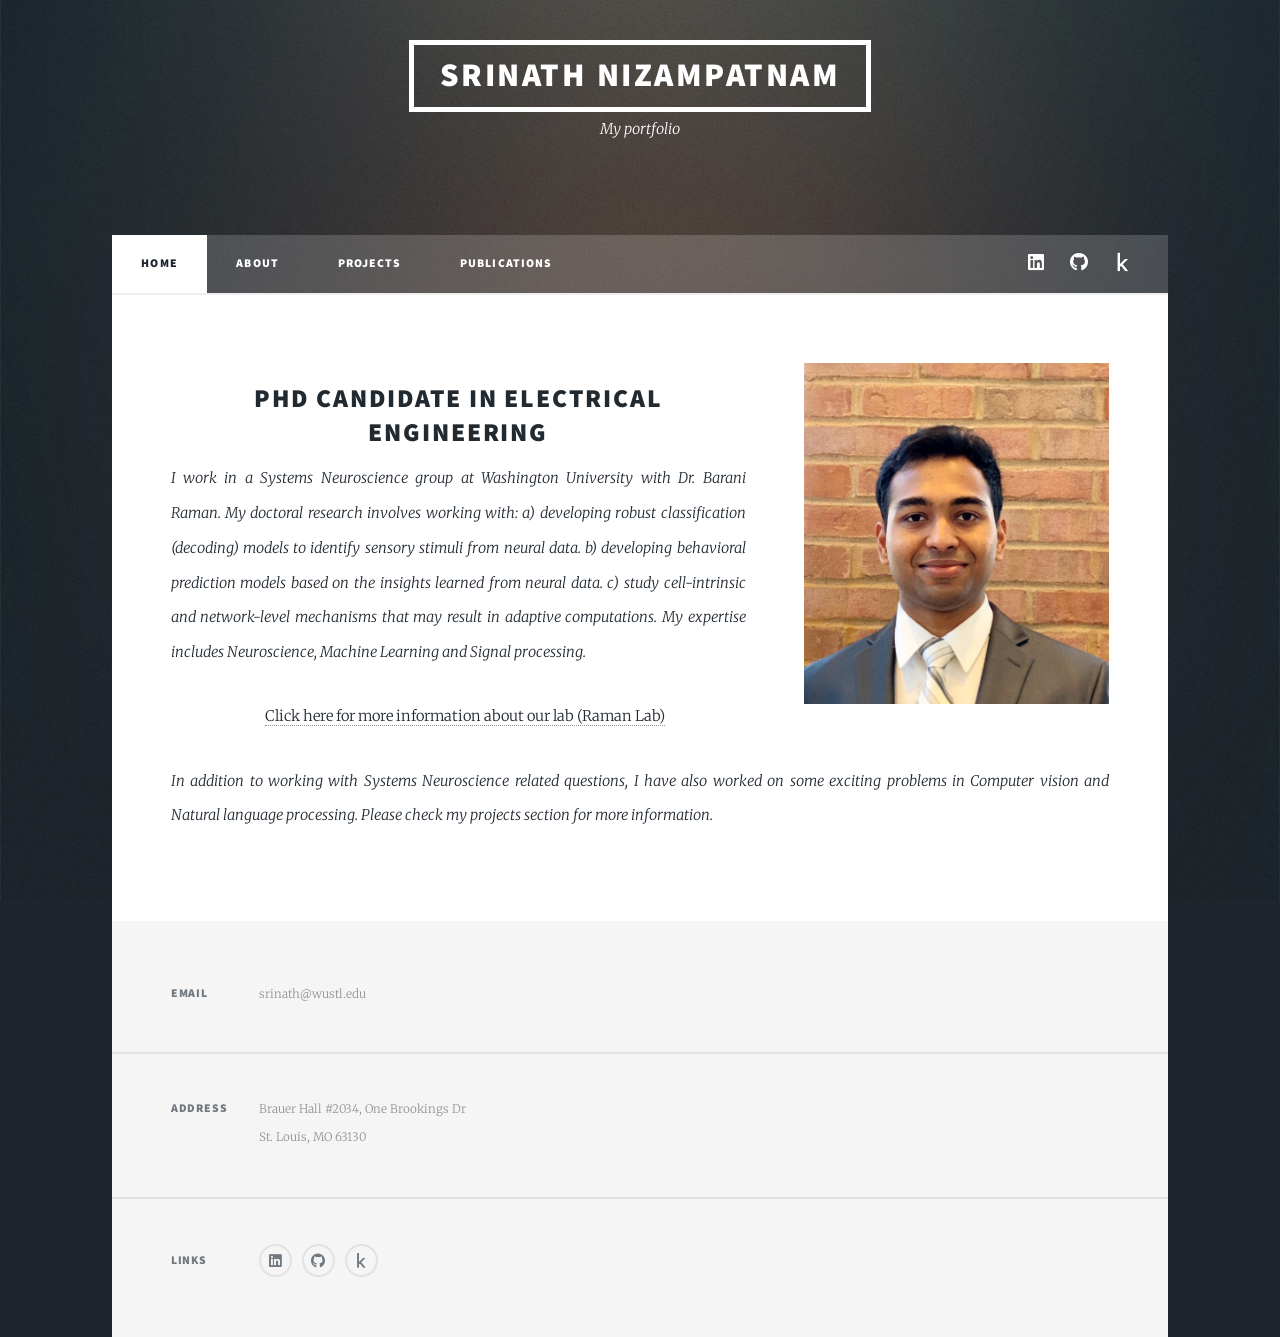
<file: index.html>
<!DOCTYPE HTML>
<!--
	Massively by HTML5 UP
	html5up.net | @ajlkn
	Free for personal and commercial use under the CCA 3.0 license (html5up.net/license)
-->
<html>
	<head>
		<title>Srinath Nizampatnam</title>
		<meta charset="utf-8" />
		<meta name="viewport" content="width=device-width, initial-scale=1, user-scalable=no" />
		<link rel="stylesheet" href="assets/css/main.css" />
		<noscript><link rel="stylesheet" href="assets/css/noscript.css" /></noscript>
	</head>
	<body class="is-preload">

		<!-- Wrapper -->
			<div id="wrapper" class="fade-in">



				<!-- Header -->
					<header id="header">
						<a class="logo">Srinath Nizampatnam</a>
						<p>My portfolio</p>
					</header>

				<!-- Nav -->
					<nav id="nav">
						<ul class="links">
                            <li class="active"><a href="index.html">Home</a></li>
							<li ><a href="courses.html">About</a></li>
							<li ><a href="projects.html">Projects</a></li>
							<li ><a href="pubs.html">Publications</a></li>
						</ul>
						<ul class="icons">
							<li><a href="https://www.linkedin.com/in/srinath-nizampatnam/" target="_blank" class="icon brands fa-linkedin"><span class="label">Linkedin</span></a></li>
							<li><a href="https://github.com/srinath-niz?tab=repositories" target="_blank" class="icon brands fa-github"><span class="label">GitHub</span></a></li>
							<li><a href="https://www.kaggle.com/srinath1993" target="_blank" class="icon brands fa-kaggle"><span class="label">Kaggle</span></a></li>
						</ul>
					</nav>

				<!-- Main -->
					<div id="main">
						<p class="image right"><img src="images/linkedin.png" alt="" /></p>
						<!-- Featured Post -->
							<article class="post featured">
								<header class="posts">
									<h2>PhD Candidate in Electrical Engineering</h2>
									<p>I work in a Systems Neuroscience group at Washington University with Dr. Barani Raman. My doctoral research involves working with:
										a) developing robust classification (decoding) models to identify sensory stimuli from neural data.
										b) developing behavioral prediction models based on the insights learned from neural data. 
										c) study cell-intrinsic and network-level mechanisms that may result in adaptive computations.
										My expertise includes Neuroscience, Machine Learning and Signal processing. </p>
									
									
									<ul>
										<a href="http://ramanlab.wustl.edu/" target="_blank">Click here for more information about our lab (Raman Lab)</a>
										</ul>
									<p> In addition to working with Systems Neuroscience related questions, I have also worked on some exciting problems in Computer vision and 
									Natural language processing. Please check my projects section for more information. </p>
								</header>
							


					</div>

				<!-- Footer -->
					<footer id="footer">

						<section class="split contact">
							<section>
									<h3>Email</h3>
									<p>srinath@wustl.edu</p>
								</section>
							<section class="alt">
								<h3>Address</h3>
								<p>Brauer Hall #2034, One Brookings Dr<br />
								St. Louis, MO 63130</p>
							</section>
							<section>
								<h3>Links</h3>
								<ul class="icons alt">
									<li><a href="https://www.linkedin.com/in/srinath-nizampatnam/" target="_blank" class="icon brands fa-linkedin"><span class="label">Linkedin</span></a></li>
									<li><a href="https://github.com/srinath-niz?tab=repositories" target="_blank" class="icon brands fa-github"><span class="label">GitHub</span></a></li>
									<li><a href="https://www.kaggle.com/srinath1993" target="_blank" class="icon brands fa-kaggle"><span class="label">Kaggle</span></a></li>
								</ul>
							</section>
						</section>
					</footer>



			</div>

		<!-- Scripts -->
			<script src="assets/js/jquery.min.js"></script>
			<script src="assets/js/jquery.scrollex.min.js"></script>
			<script src="assets/js/jquery.scrolly.min.js"></script>
			<script src="assets/js/browser.min.js"></script>
			<script src="assets/js/breakpoints.min.js"></script>
			<script src="assets/js/util.js"></script>
			<script src="assets/js/main.js"></script>

	</body>
</html>
</file>
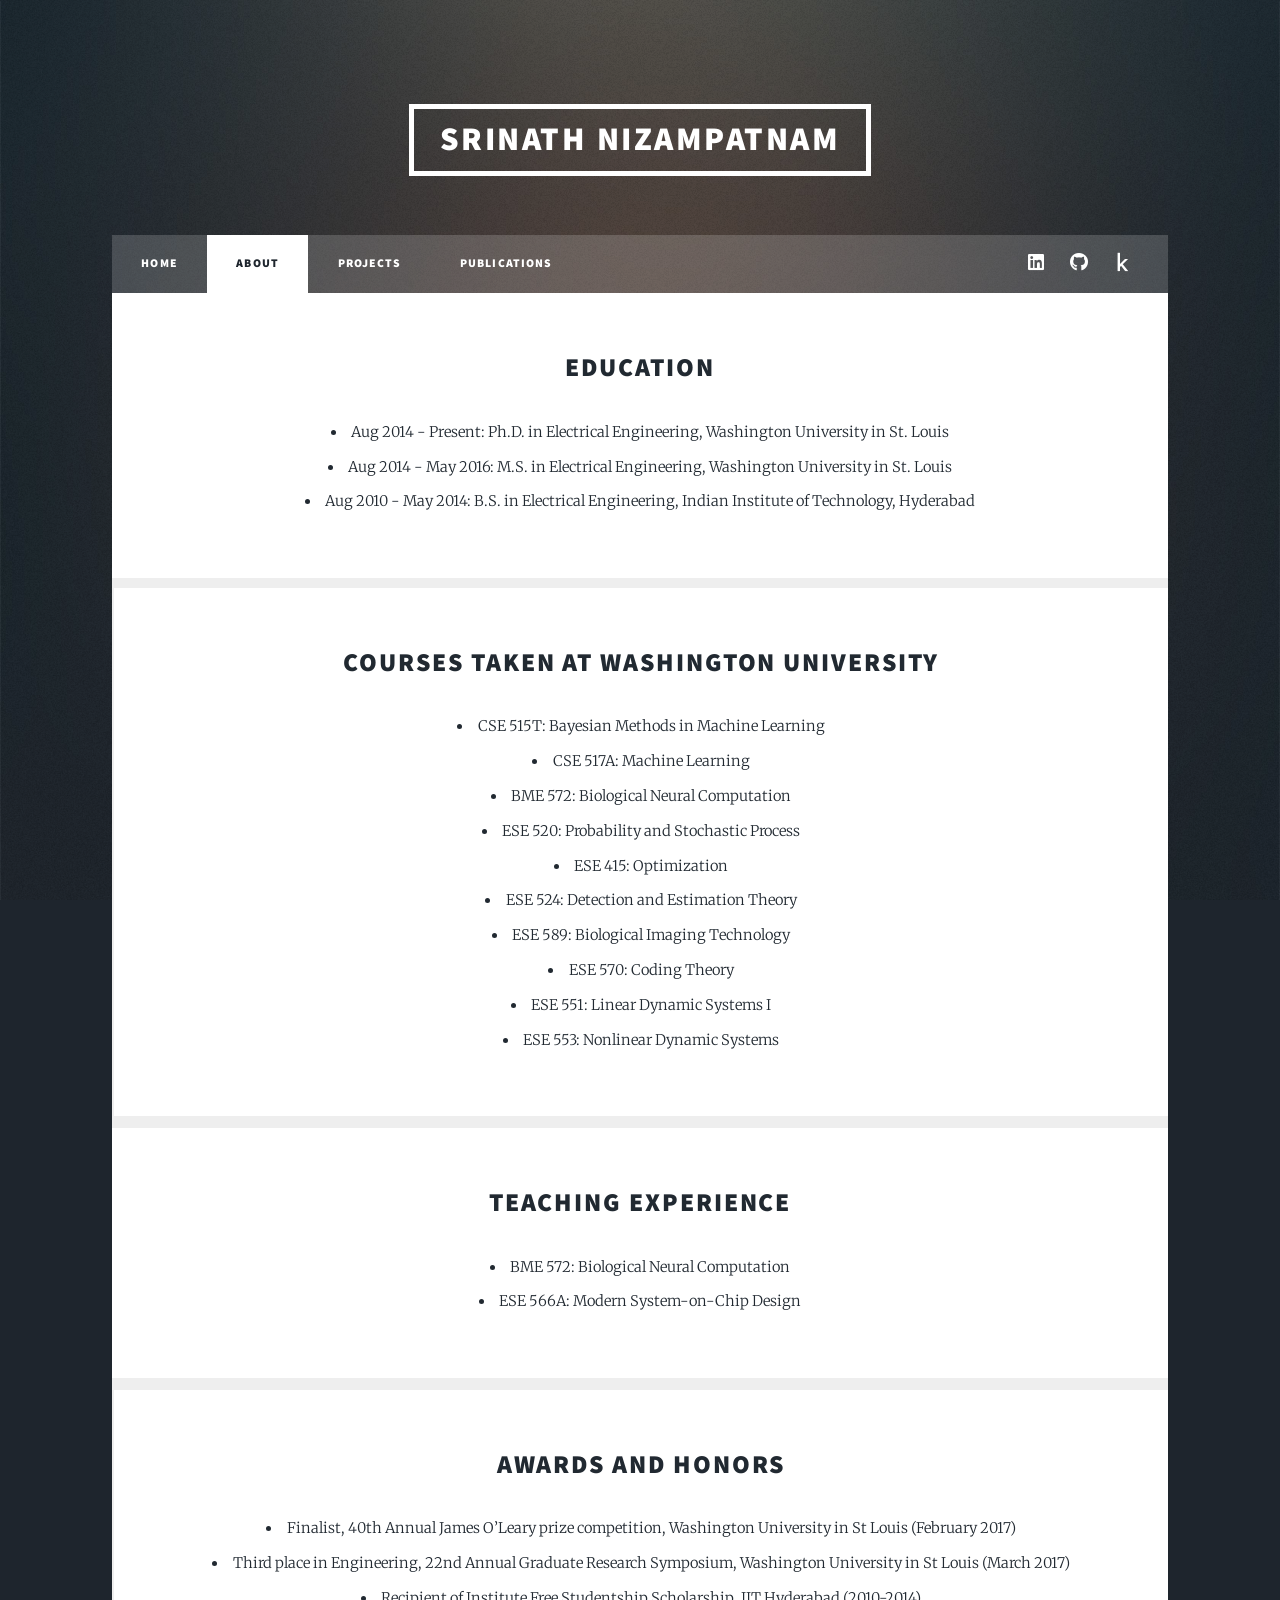
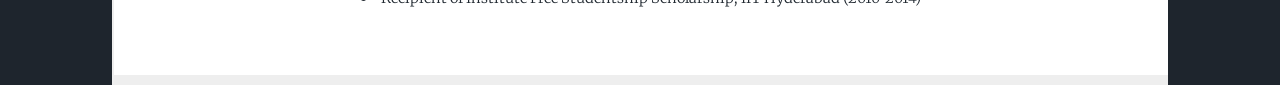
<file: courses.html>
<!DOCTYPE HTML>
<!--
	Massively by HTML5 UP
	html5up.net | @ajlkn
	Free for personal and commercial use under the CCA 3.0 license (html5up.net/license)
-->
<html>
	<head>
		<title>Srinath Nizampatnam</title>
		<meta charset="utf-8" />
		<meta name="viewport" content="width=device-width, initial-scale=1, user-scalable=no" />
		<link rel="stylesheet" href="assets/css/main.css" />
		<noscript><link rel="stylesheet" href="assets/css/noscript.css" /></noscript>
	</head>
	<body class="is-preload">

		<!-- Wrapper -->
			<div id="wrapper" class="fade-in">



				<!-- Header -->
					<header id="header">
						<a href="index.html" class="logo">Srinath Nizampatnam</a>
					</header>

				<!-- Nav -->
					<nav id="nav">
						<ul class="links">
							<li ><a href="index.html">Home</a></li>
							<li class="active"><a href="courses.html">About</a></li>
							<li ><a href="projects.html">Projects</a></li>
							<li ><a href="pubs.html">Publications</a></li>
						</ul>
						<ul class="icons">
							<li><a href="https://www.linkedin.com/in/srinath-nizampatnam/" target="_blank" class="icon brands fa-linkedin"><span class="label">Linkedin</span></a></li>
							<li><a href="https://github.com/srinath-niz?tab=repositories" target="_blank" class="icon brands fa-github"><span class="label">GitHub</span></a></li>
							<li><a href="https://www.kaggle.com/srinath1993" target="_blank" class="icon brands fa-kaggle"><span class="label">Kaggle</span></a></li>
						</ul>
					</nav>

				<!-- Main -->
					<div id="main">

						<!-- Posts -->
							<section class="posts">

								<article>
										<header>
												<h2>Education</h2>
										</header>
										<ul></ul>
											<li>Aug 2014 - Present: Ph.D. in Electrical Engineering, Washington University in St. Louis</li>
											<li>Aug 2014 - May 2016: M.S. in Electrical Engineering, Washington University in St. Louis</li>
											<li>Aug 2010 - May 2014: B.S. in Electrical Engineering, Indian Institute of Technology, Hyderabad</li>
										</ul>
									</article>

								<article>
									<header>
										<h2>Courses taken at Washington University</h2>
									</header>
									<ul></ul>
                                        <li>CSE 515T: Bayesian Methods in Machine Learning</li>
                                        <li>CSE 517A: Machine Learning</li>
                                        <li>BME 572: Biological Neural Computation</li>
                                        <li>ESE 520: Probability and Stochastic Process</li>
                                        <li>ESE 415: Optimization</li>
                                        <li>ESE 524: Detection and Estimation Theory</li>
                                        <li>ESE 589: Biological Imaging Technology</li>
										<li>ESE 570: Coding Theory</li>
										<li>ESE 551: Linear Dynamic Systems I</li>
										<li>ESE 553: Nonlinear Dynamic Systems</li>
                                    </ul>
								</article>

								<article>
										<header>
												<h2>Teaching Experience</h2>
											</header>
											<ul></ul>
												<li>BME 572: Biological Neural Computation</li>
												<li>ESE 566A: Modern System-on-Chip Design</li>
											</ul>   
								</article>

								<article>
									<header>
											<h2>Awards and Honors</h2>
										</header>
										<ul></ul>
											<li>Finalist, 40th Annual James O’Leary prize competition, Washington University in St Louis (February 2017)</li>
											<li>Third place in Engineering, 22nd Annual Graduate Research Symposium, Washington University in St Louis (March 2017)</li>
											<li>Recipient of Institute Free Studentship Scholarship, IIT Hyderabad (2010-2014)</li>
										</ul>   
								</article>								



			</div>

		<!-- Scripts -->
			<script src="assets/js/jquery.min.js"></script>
			<script src="assets/js/jquery.scrollex.min.js"></script>
			<script src="assets/js/jquery.scrolly.min.js"></script>
			<script src="assets/js/browser.min.js"></script>
			<script src="assets/js/breakpoints.min.js"></script>
			<script src="assets/js/util.js"></script>
			<script src="assets/js/main.js"></script>

	</body>
</html>
</file>
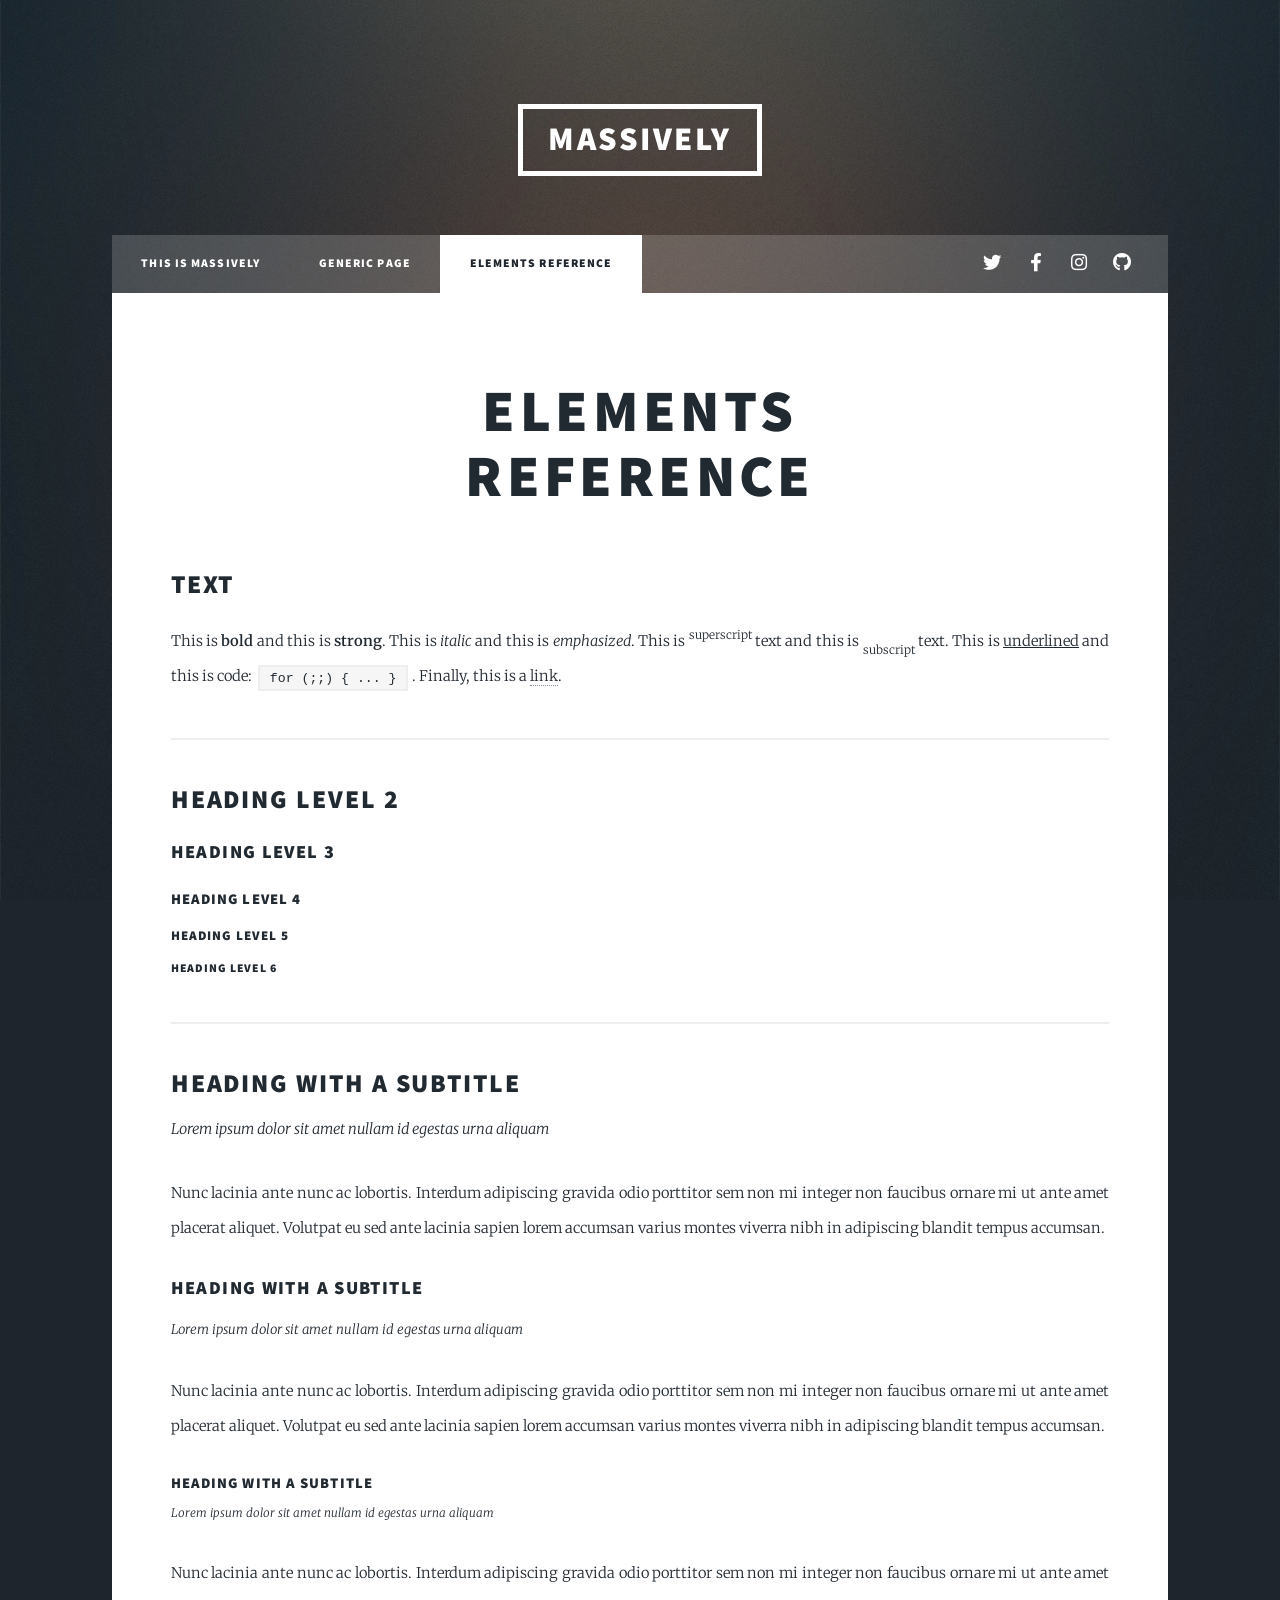
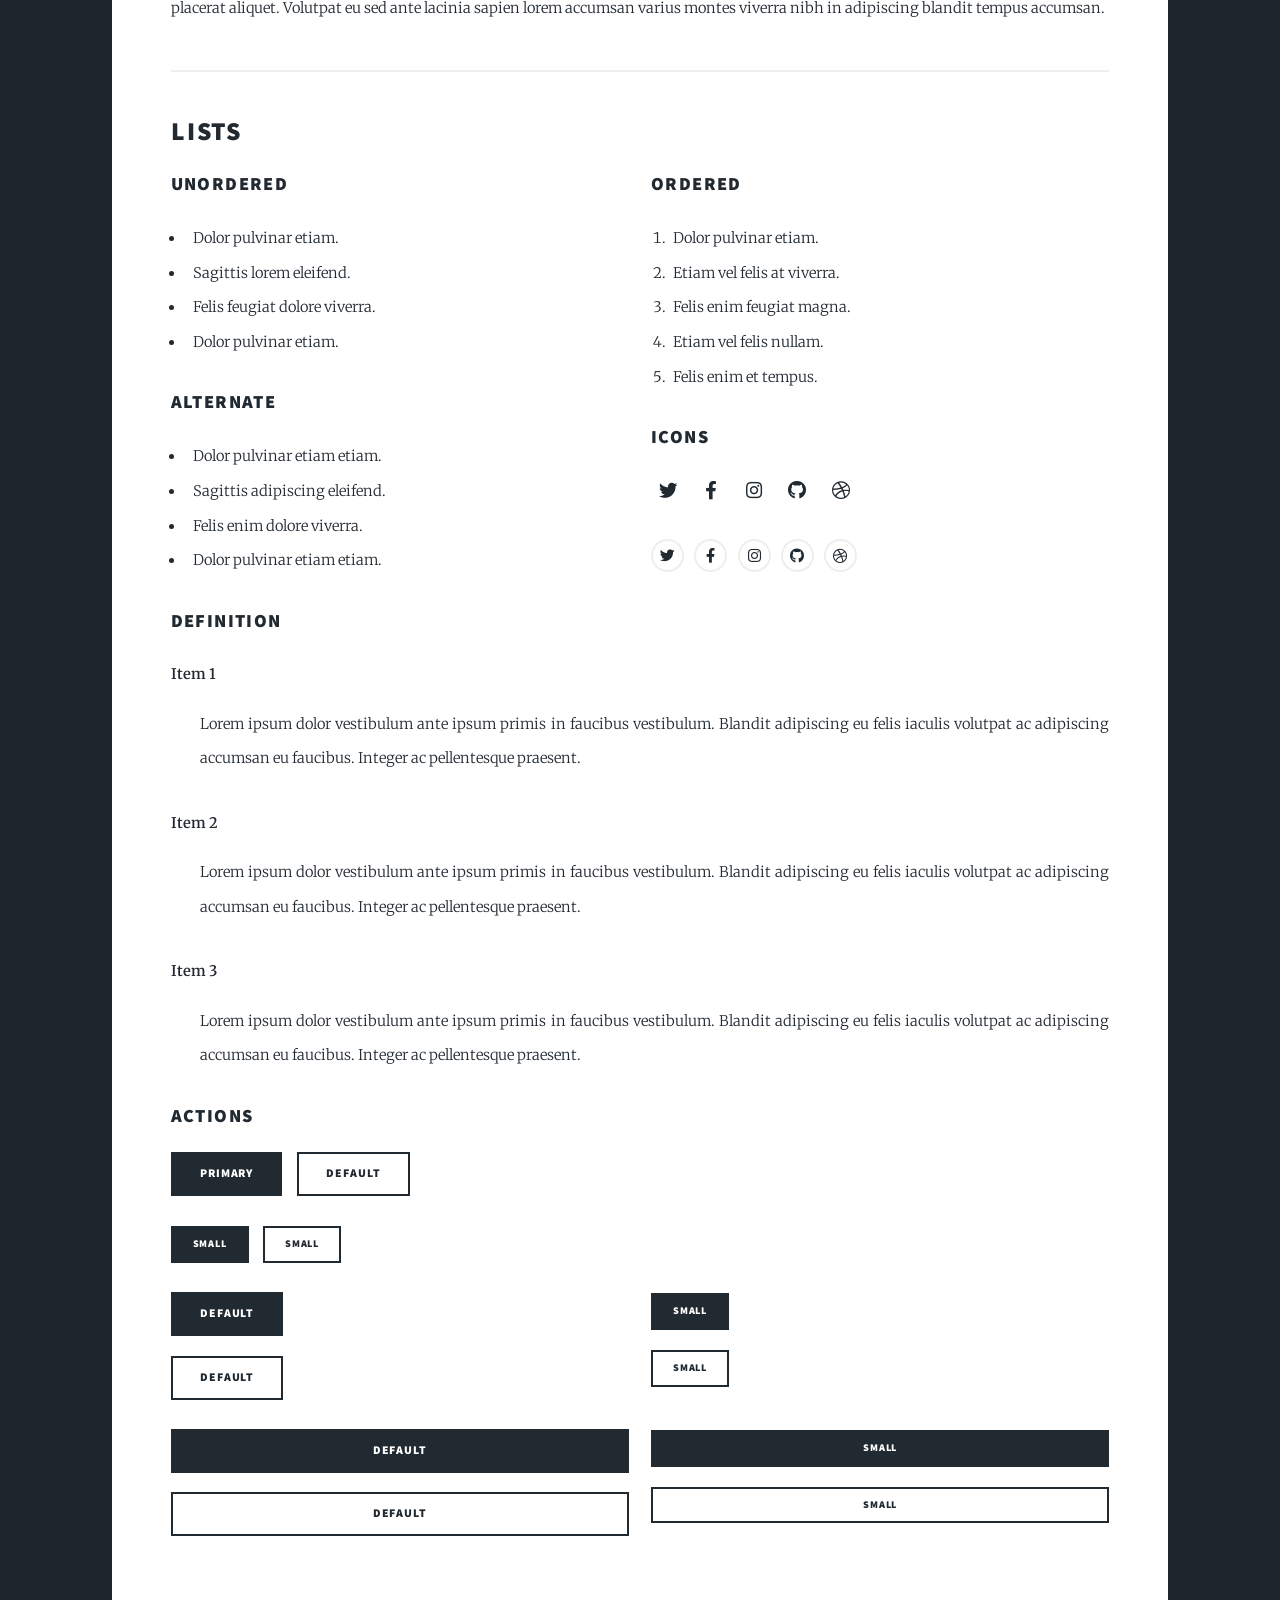
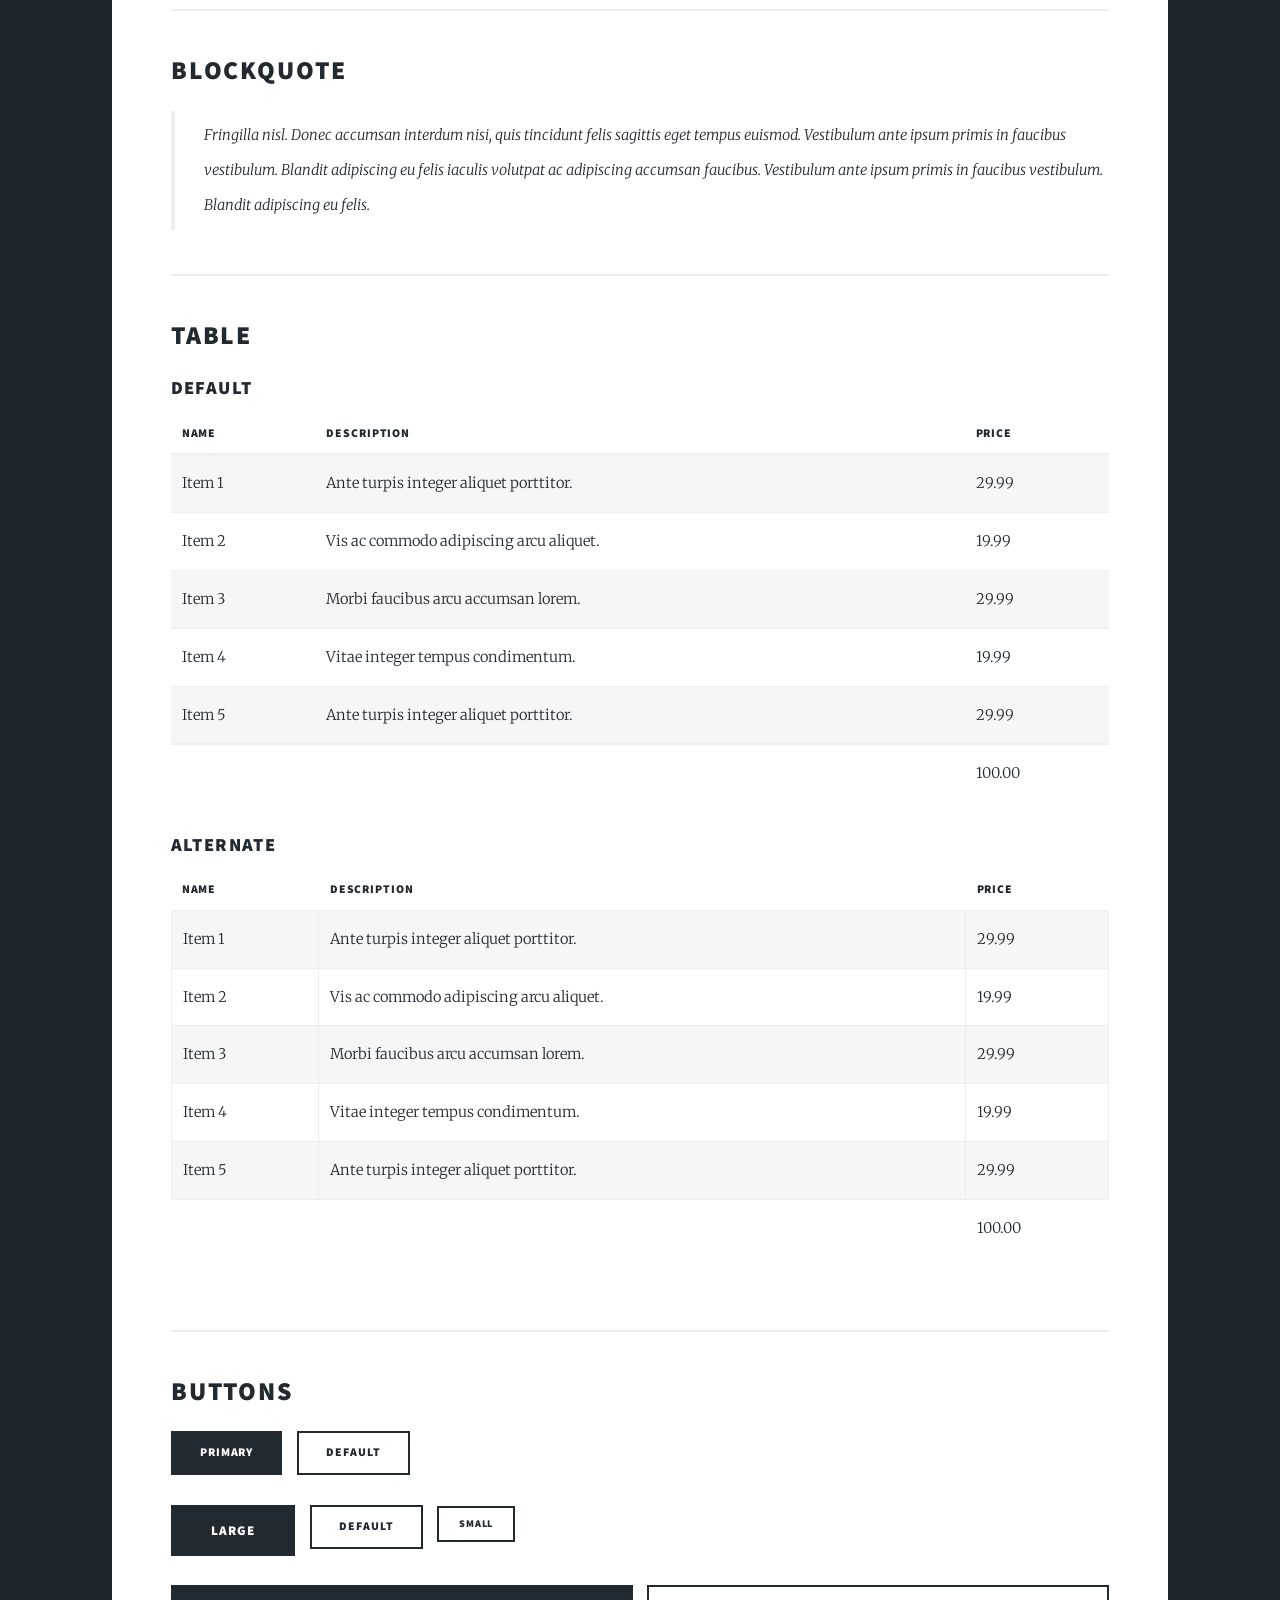
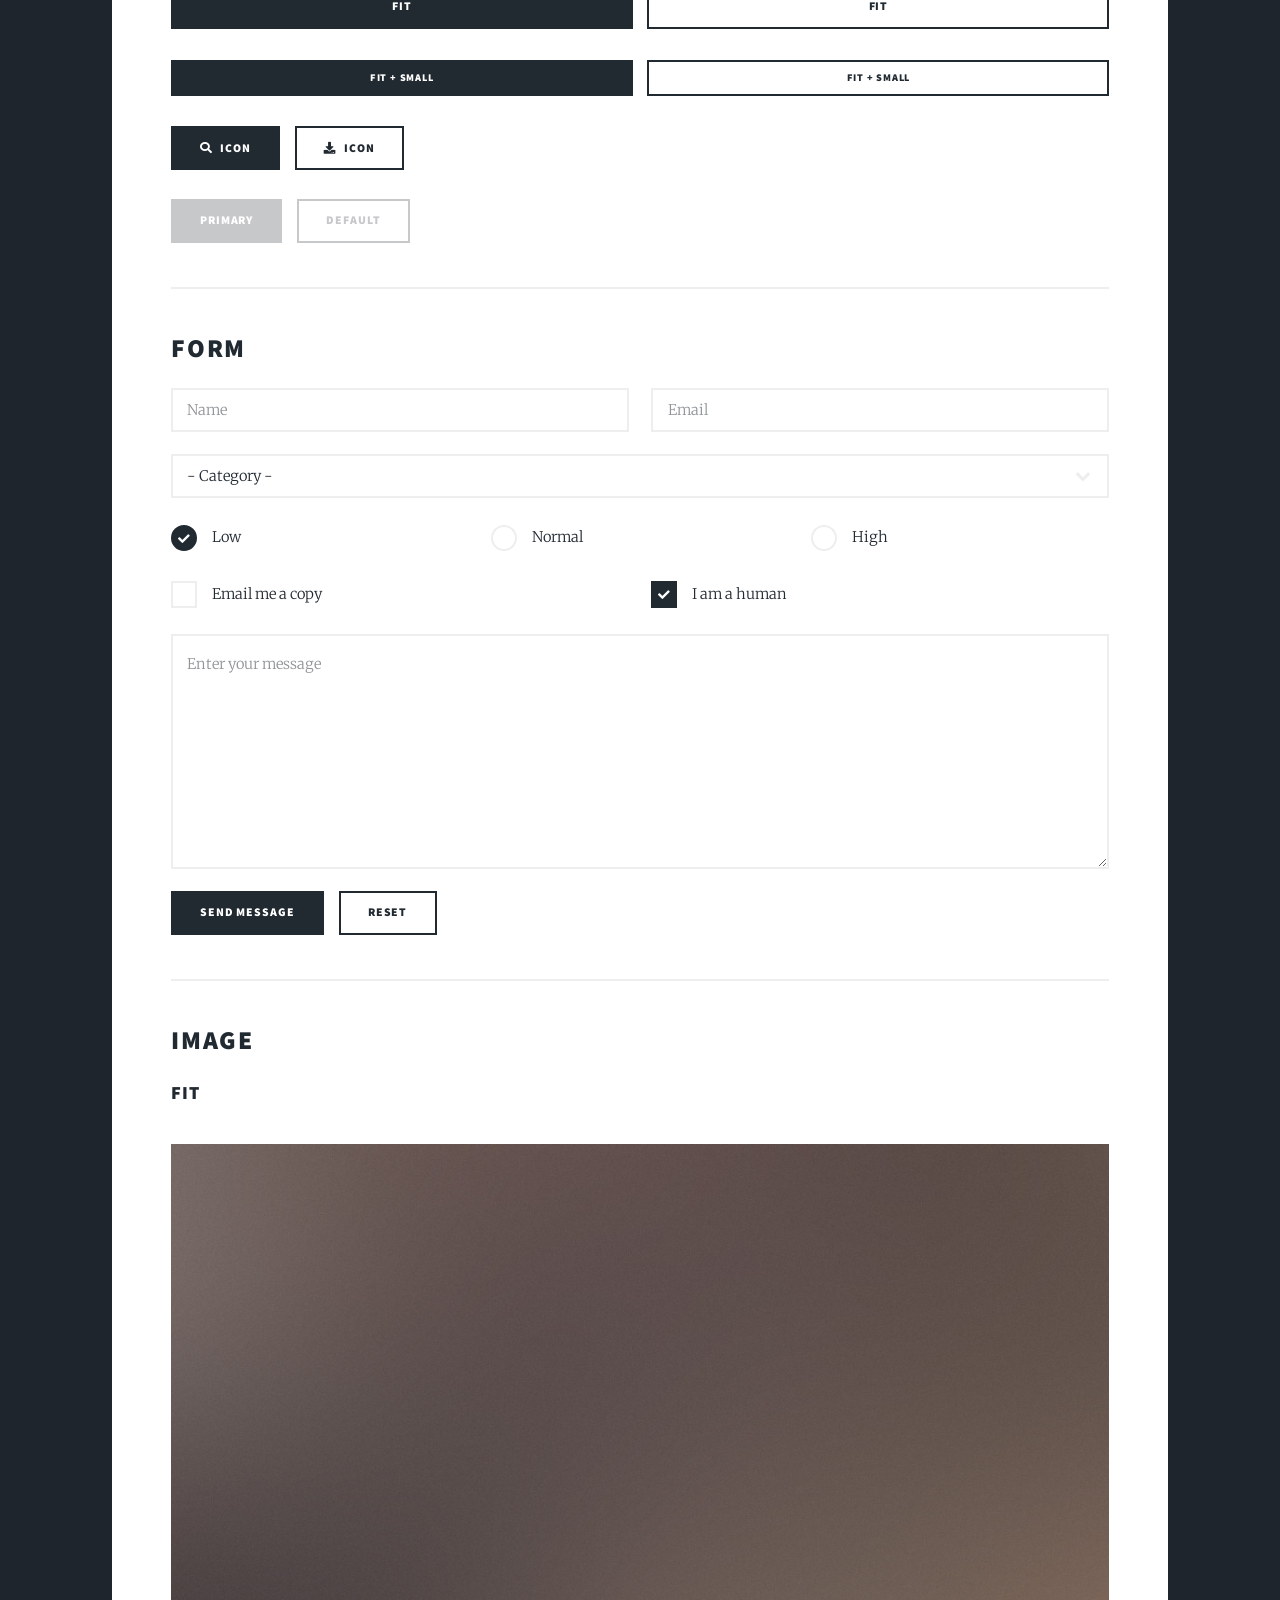
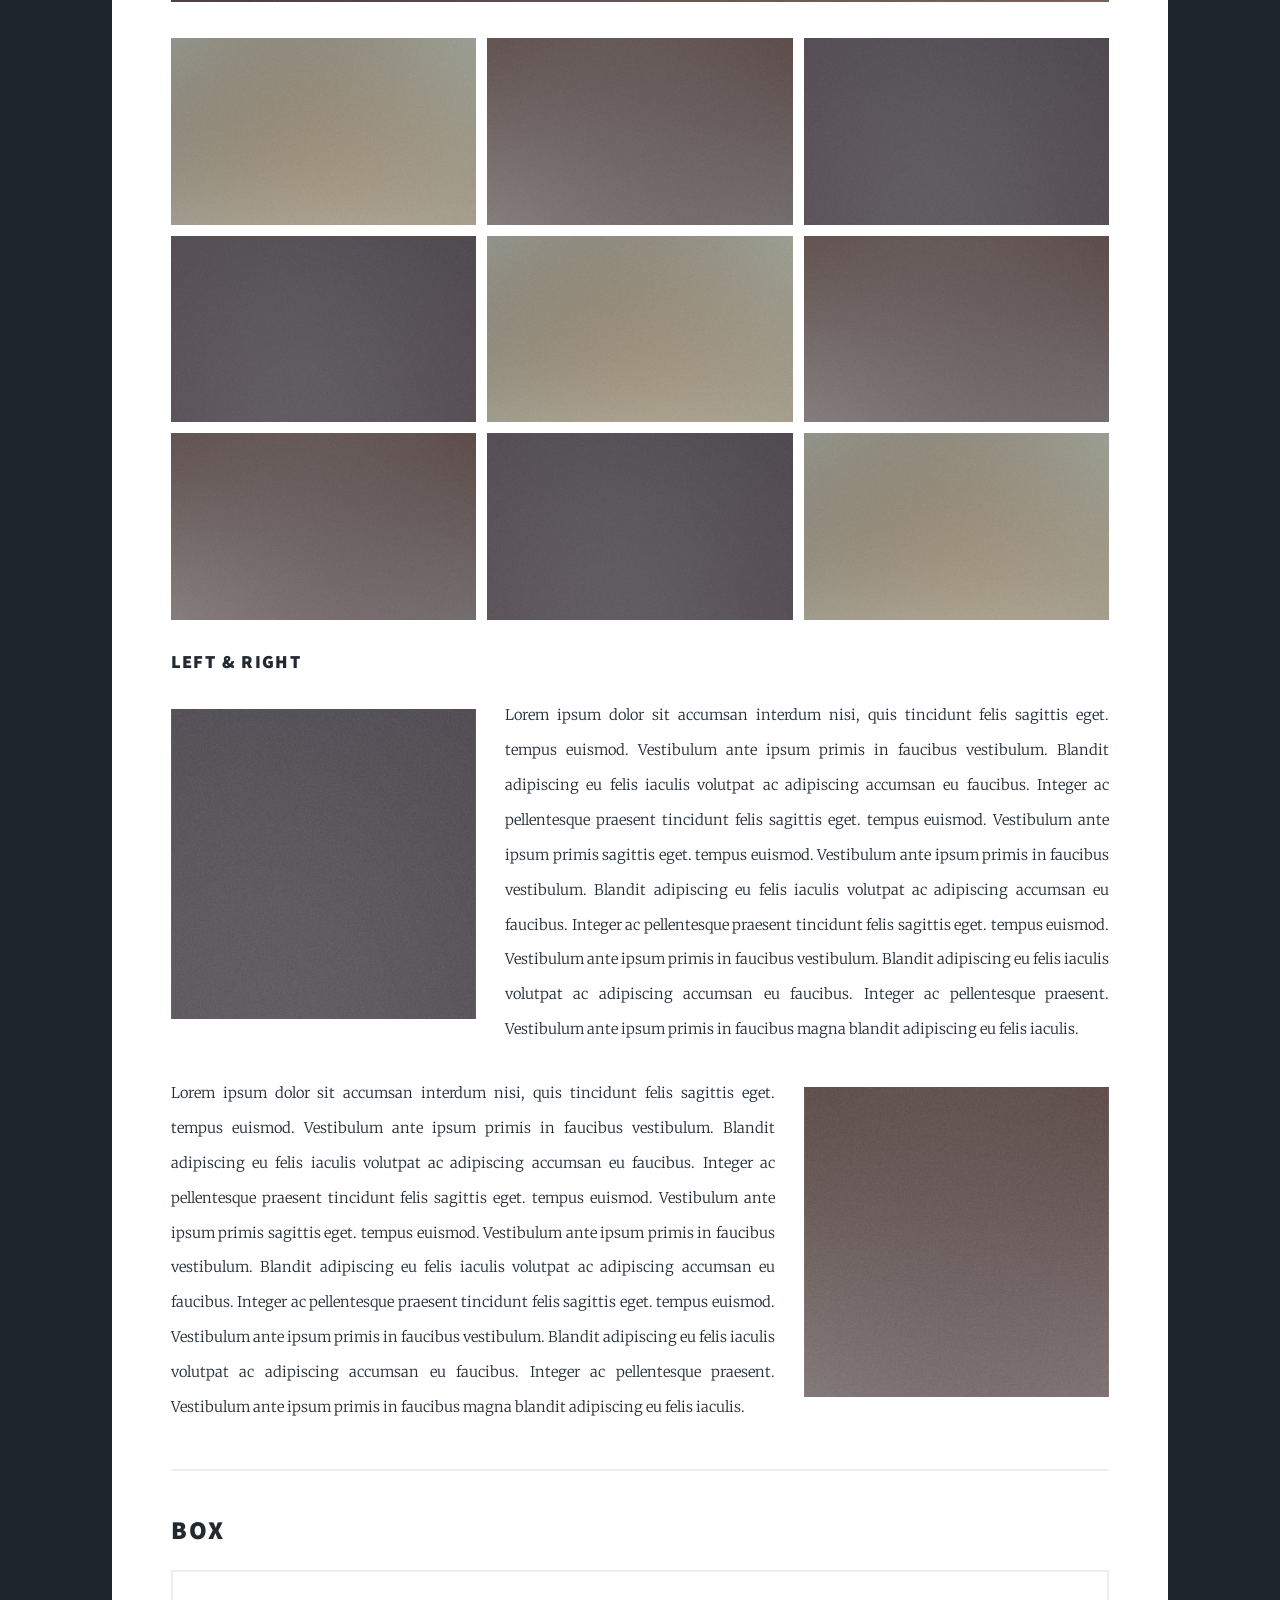
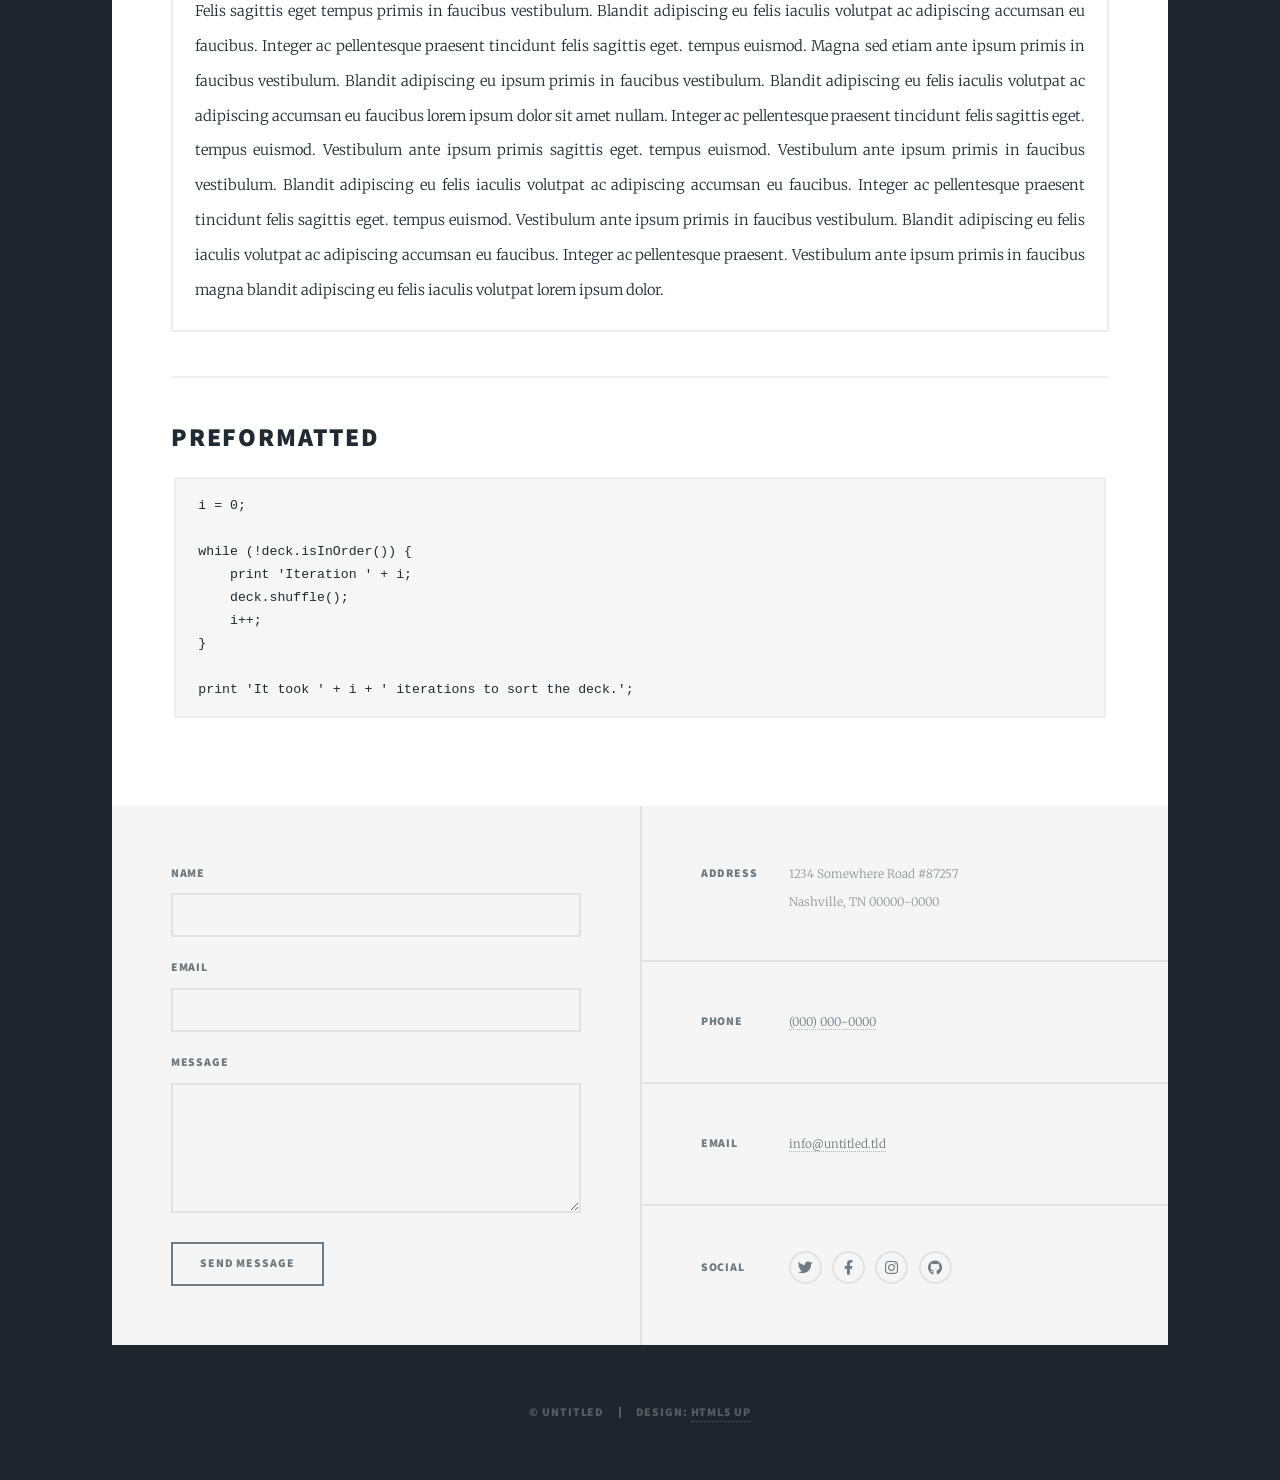
<file: elements.html>
<!DOCTYPE HTML>
<!--
	Massively by HTML5 UP
	html5up.net | @ajlkn
	Free for personal and commercial use under the CCA 3.0 license (html5up.net/license)
-->
<html>
	<head>
		<title>Elements Reference - Massively by HTML5 UP</title>
		<meta charset="utf-8" />
		<meta name="viewport" content="width=device-width, initial-scale=1, user-scalable=no" />
		<link rel="stylesheet" href="assets/css/main.css" />
		<noscript><link rel="stylesheet" href="assets/css/noscript.css" /></noscript>
	</head>
	<body class="is-preload">

		<!-- Wrapper -->
			<div id="wrapper">

				<!-- Header -->
					<header id="header">
						<a href="index.html" class="logo">Massively</a>
					</header>

				<!-- Nav -->
					<nav id="nav">
						<ul class="links">
							<li><a href="index.html">This is Massively</a></li>
							<li><a href="generic.html">Generic Page</a></li>
							<li class="active"><a href="elements.html">Elements Reference</a></li>
						</ul>
						<ul class="icons">
							<li><a href="#" class="icon brands fa-twitter"><span class="label">Twitter</span></a></li>
							<li><a href="#" class="icon brands fa-facebook-f"><span class="label">Facebook</span></a></li>
							<li><a href="#" class="icon brands fa-instagram"><span class="label">Instagram</span></a></li>
							<li><a href="#" class="icon brands fa-github"><span class="label">GitHub</span></a></li>
						</ul>
					</nav>

				<!-- Main -->
					<div id="main">

						<!-- Post -->
							<section class="post">
								<header class="major">
									<h1>Elements<br />
									Reference</h1>
								</header>

								<!-- Text stuff -->
									<h2>Text</h2>
									<p>This is <b>bold</b> and this is <strong>strong</strong>. This is <i>italic</i> and this is <em>emphasized</em>.
									This is <sup>superscript</sup> text and this is <sub>subscript</sub> text.
									This is <u>underlined</u> and this is code: <code>for (;;) { ... }</code>.
									Finally, this is a <a href="#">link</a>.</p>
									<hr />
									<h2>Heading Level 2</h2>
									<h3>Heading Level 3</h3>
									<h4>Heading Level 4</h4>
									<h5>Heading Level 5</h5>
									<h6>Heading Level 6</h6>
									<hr />
									<header>
										<h2>Heading with a Subtitle</h2>
										<p>Lorem ipsum dolor sit amet nullam id egestas urna aliquam</p>
									</header>
									<p>Nunc lacinia ante nunc ac lobortis. Interdum adipiscing gravida odio porttitor sem non mi integer non faucibus ornare mi ut ante amet placerat aliquet. Volutpat eu sed ante lacinia sapien lorem accumsan varius montes viverra nibh in adipiscing blandit tempus accumsan.</p>
									<header>
										<h3>Heading with a Subtitle</h3>
										<p>Lorem ipsum dolor sit amet nullam id egestas urna aliquam</p>
									</header>
									<p>Nunc lacinia ante nunc ac lobortis. Interdum adipiscing gravida odio porttitor sem non mi integer non faucibus ornare mi ut ante amet placerat aliquet. Volutpat eu sed ante lacinia sapien lorem accumsan varius montes viverra nibh in adipiscing blandit tempus accumsan.</p>
									<header>
										<h4>Heading with a Subtitle</h4>
										<p>Lorem ipsum dolor sit amet nullam id egestas urna aliquam</p>
									</header>
									<p>Nunc lacinia ante nunc ac lobortis. Interdum adipiscing gravida odio porttitor sem non mi integer non faucibus ornare mi ut ante amet placerat aliquet. Volutpat eu sed ante lacinia sapien lorem accumsan varius montes viverra nibh in adipiscing blandit tempus accumsan.</p>

									<hr />

								<!-- Lists -->
									<h2>Lists</h2>
									<div class="row">
										<div class="col-6 col-12-small">

											<h3>Unordered</h3>
											<ul>
												<li>Dolor pulvinar etiam.</li>
												<li>Sagittis lorem eleifend.</li>
												<li>Felis feugiat dolore viverra.</li>
												<li>Dolor pulvinar etiam.</li>
											</ul>

											<h3>Alternate</h3>
											<ul class="alt">
												<li>Dolor pulvinar etiam etiam.</li>
												<li>Sagittis adipiscing eleifend.</li>
												<li>Felis enim dolore viverra.</li>
												<li>Dolor pulvinar etiam etiam.</li>
											</ul>

										</div>
										<div class="col-6 col-12-small">

											<h3>Ordered</h3>
											<ol>
												<li>Dolor pulvinar etiam.</li>
												<li>Etiam vel felis at viverra.</li>
												<li>Felis enim feugiat magna.</li>
												<li>Etiam vel felis nullam.</li>
												<li>Felis enim et tempus.</li>
											</ol>

											<h3>Icons</h3>
											<ul class="icons">
												<li><a href="#" class="icon brands fa-twitter"><span class="label">Twitter</span></a></li>
												<li><a href="#" class="icon brands fa-facebook-f"><span class="label">Facebook</span></a></li>
												<li><a href="#" class="icon brands fa-instagram"><span class="label">Instagram</span></a></li>
												<li><a href="#" class="icon brands fa-github"><span class="label">Github</span></a></li>
												<li><a href="#" class="icon brands fa-dribbble"><span class="label">Dribbble</span></a></li>
											</ul>
											<ul class="icons alt">
												<li><a href="#" class="icon brands alt fa-twitter"><span class="label">Twitter</span></a></li>
												<li><a href="#" class="icon brands alt fa-facebook-f"><span class="label">Facebook</span></a></li>
												<li><a href="#" class="icon brands alt fa-instagram"><span class="label">Instagram</span></a></li>
												<li><a href="#" class="icon brands alt fa-github"><span class="label">Github</span></a></li>
												<li><a href="#" class="icon brands alt fa-dribbble"><span class="label">Dribbble</span></a></li>
											</ul>

										</div>
									</div>
									<h3>Definition</h3>
									<dl>
										<dt>Item 1</dt>
										<dd>
											<p>Lorem ipsum dolor vestibulum ante ipsum primis in faucibus vestibulum. Blandit adipiscing eu felis iaculis volutpat ac adipiscing accumsan eu faucibus. Integer ac pellentesque praesent.</p>
										</dd>
										<dt>Item 2</dt>
										<dd>
											<p>Lorem ipsum dolor vestibulum ante ipsum primis in faucibus vestibulum. Blandit adipiscing eu felis iaculis volutpat ac adipiscing accumsan eu faucibus. Integer ac pellentesque praesent.</p>
										</dd>
										<dt>Item 3</dt>
										<dd>
											<p>Lorem ipsum dolor vestibulum ante ipsum primis in faucibus vestibulum. Blandit adipiscing eu felis iaculis volutpat ac adipiscing accumsan eu faucibus. Integer ac pellentesque praesent.</p>
										</dd>
									</dl>

									<h3>Actions</h3>
									<ul class="actions">
										<li><a href="#" class="button primary">Primary</a></li>
										<li><a href="#" class="button">Default</a></li>
									</ul>
									<ul class="actions small">
										<li><a href="#" class="button primary small">Small</a></li>
										<li><a href="#" class="button small">Small</a></li>
									</ul>
									<div class="row">
										<div class="col-6 col-12-small">
											<ul class="actions stacked">
												<li><a href="#" class="button primary">Default</a></li>
												<li><a href="#" class="button">Default</a></li>
											</ul>
										</div>
										<div class="col-6 col-12-small">
											<ul class="actions stacked">
												<li><a href="#" class="button primary small">Small</a></li>
												<li><a href="#" class="button small">Small</a></li>
											</ul>
										</div>
									</div>
									<div class="row">
										<div class="col-6 col-12-small">
											<ul class="actions stacked">
												<li><a href="#" class="button primary fit">Default</a></li>
												<li><a href="#" class="button fit">Default</a></li>
											</ul>
										</div>
										<div class="col-6 col-12-small">
											<ul class="actions stacked">
												<li><a href="#" class="button primary small fit">Small</a></li>
												<li><a href="#" class="button small fit">Small</a></li>
											</ul>
										</div>
									</div>

									<hr />

								<!-- Blockquote -->
									<h2>Blockquote</h2>
									<blockquote>Fringilla nisl. Donec accumsan interdum nisi, quis tincidunt felis sagittis eget tempus euismod. Vestibulum ante ipsum primis in faucibus vestibulum. Blandit adipiscing eu felis iaculis volutpat ac adipiscing accumsan faucibus. Vestibulum ante ipsum primis in faucibus vestibulum. Blandit adipiscing eu felis.</blockquote>

									<hr />

								<!-- Table -->
									<h2>Table</h2>

									<h3>Default</h3>
									<div class="table-wrapper">
										<table>
											<thead>
												<tr>
													<th>Name</th>
													<th>Description</th>
													<th>Price</th>
												</tr>
											</thead>
											<tbody>
												<tr>
													<td>Item 1</td>
													<td>Ante turpis integer aliquet porttitor.</td>
													<td>29.99</td>
												</tr>
												<tr>
													<td>Item 2</td>
													<td>Vis ac commodo adipiscing arcu aliquet.</td>
													<td>19.99</td>
												</tr>
												<tr>
													<td>Item 3</td>
													<td> Morbi faucibus arcu accumsan lorem.</td>
													<td>29.99</td>
												</tr>
												<tr>
													<td>Item 4</td>
													<td>Vitae integer tempus condimentum.</td>
													<td>19.99</td>
												</tr>
												<tr>
													<td>Item 5</td>
													<td>Ante turpis integer aliquet porttitor.</td>
													<td>29.99</td>
												</tr>
											</tbody>
											<tfoot>
												<tr>
													<td colspan="2"></td>
													<td>100.00</td>
												</tr>
											</tfoot>
										</table>
									</div>

									<h3>Alternate</h3>
									<div class="table-wrapper">
										<table class="alt">
											<thead>
												<tr>
													<th>Name</th>
													<th>Description</th>
													<th>Price</th>
												</tr>
											</thead>
											<tbody>
												<tr>
													<td>Item 1</td>
													<td>Ante turpis integer aliquet porttitor.</td>
													<td>29.99</td>
												</tr>
												<tr>
													<td>Item 2</td>
													<td>Vis ac commodo adipiscing arcu aliquet.</td>
													<td>19.99</td>
												</tr>
												<tr>
													<td>Item 3</td>
													<td> Morbi faucibus arcu accumsan lorem.</td>
													<td>29.99</td>
												</tr>
												<tr>
													<td>Item 4</td>
													<td>Vitae integer tempus condimentum.</td>
													<td>19.99</td>
												</tr>
												<tr>
													<td>Item 5</td>
													<td>Ante turpis integer aliquet porttitor.</td>
													<td>29.99</td>
												</tr>
											</tbody>
											<tfoot>
												<tr>
													<td colspan="2"></td>
													<td>100.00</td>
												</tr>
											</tfoot>
										</table>
									</div>

									<hr />

								<!-- Buttons -->
									<h2>Buttons</h2>
									<ul class="actions">
										<li><a href="#" class="button primary">Primary</a></li>
										<li><a href="#" class="button">Default</a></li>
									</ul>
									<ul class="actions">
										<li><a href="#" class="button primary large">Large</a></li>
										<li><a href="#" class="button">Default</a></li>
										<li><a href="#" class="button small">Small</a></li>
									</ul>
									<ul class="actions fit">
										<li><a href="#" class="button primary fit">Fit</a></li>
										<li><a href="#" class="button fit">Fit</a></li>
									</ul>
									<ul class="actions fit small">
										<li><a href="#" class="button primary fit small">Fit + Small</a></li>
										<li><a href="#" class="button fit small">Fit + Small</a></li>
									</ul>
									<ul class="actions">
										<li><a href="#" class="button primary icon solid fa-search">Icon</a></li>
										<li><a href="#" class="button icon solid fa-download">Icon</a></li>
									</ul>
									<ul class="actions">
										<li><span class="button primary disabled">Primary</span></li>
										<li><span class="button disabled">Default</span></li>
									</ul>

									<hr />

								<!-- Form -->
									<h2>Form</h2>

									<form method="post" action="#">
										<div class="row gtr-uniform">
											<div class="col-6 col-12-xsmall">
												<input type="text" name="demo-name" id="demo-name" value="" placeholder="Name" />
											</div>
											<div class="col-6 col-12-xsmall">
												<input type="email" name="demo-email" id="demo-email" value="" placeholder="Email" />
											</div>
											<!-- Break -->
											<div class="col-12">
												<select name="demo-category" id="demo-category">
													<option value="">- Category -</option>
													<option value="1">Manufacturing</option>
													<option value="1">Shipping</option>
													<option value="1">Administration</option>
													<option value="1">Human Resources</option>
												</select>
											</div>
											<!-- Break -->
											<div class="col-4 col-12-small">
												<input type="radio" id="demo-priority-low" name="demo-priority" checked>
												<label for="demo-priority-low">Low</label>
											</div>
											<div class="col-4 col-12-small">
												<input type="radio" id="demo-priority-normal" name="demo-priority">
												<label for="demo-priority-normal">Normal</label>
											</div>
											<div class="col-4 col-12-small">
												<input type="radio" id="demo-priority-high" name="demo-priority">
												<label for="demo-priority-high">High</label>
											</div>
											<!-- Break -->
											<div class="col-6 col-12-small">
												<input type="checkbox" id="demo-copy" name="demo-copy">
												<label for="demo-copy">Email me a copy</label>
											</div>
											<div class="col-6 col-12-small">
												<input type="checkbox" id="demo-human" name="demo-human" checked>
												<label for="demo-human">I am a human</label>
											</div>
											<!-- Break -->
											<div class="col-12">
												<textarea name="demo-message" id="demo-message" placeholder="Enter your message" rows="6"></textarea>
											</div>
											<!-- Break -->
											<div class="col-12">
												<ul class="actions">
													<li><input type="submit" value="Send Message" class="primary" /></li>
													<li><input type="reset" value="Reset" /></li>
												</ul>
											</div>
										</div>
									</form>

									<hr />

								<!-- Image -->
									<h2>Image</h2>

									<h3>Fit</h3>
									<span class="image fit"><img src="images/pic01.jpg" alt="" /></span>
									<div class="box alt">
										<div class="row gtr-50 gtr-uniform">
											<div class="col-4"><span class="image fit"><img src="images/pic02.jpg" alt="" /></span></div>
											<div class="col-4"><span class="image fit"><img src="images/pic03.jpg" alt="" /></span></div>
											<div class="col-4"><span class="image fit"><img src="images/pic04.jpg" alt="" /></span></div>
											<!-- Break -->
											<div class="col-4"><span class="image fit"><img src="images/pic04.jpg" alt="" /></span></div>
											<div class="col-4"><span class="image fit"><img src="images/pic02.jpg" alt="" /></span></div>
											<div class="col-4"><span class="image fit"><img src="images/pic03.jpg" alt="" /></span></div>
											<!-- Break -->
											<div class="col-4"><span class="image fit"><img src="images/pic03.jpg" alt="" /></span></div>
											<div class="col-4"><span class="image fit"><img src="images/pic04.jpg" alt="" /></span></div>
											<div class="col-4"><span class="image fit"><img src="images/pic02.jpg" alt="" /></span></div>
										</div>
									</div>

									<h3>Left &amp; Right</h3>
									<p><span class="image left"><img src="images/pic08.jpg" alt="" /></span>Lorem ipsum dolor sit accumsan interdum nisi, quis tincidunt felis sagittis eget. tempus euismod. Vestibulum ante ipsum primis in faucibus vestibulum. Blandit adipiscing eu felis iaculis volutpat ac adipiscing accumsan eu faucibus. Integer ac pellentesque praesent tincidunt felis sagittis eget. tempus euismod. Vestibulum ante ipsum primis sagittis eget. tempus euismod. Vestibulum ante ipsum primis in faucibus vestibulum. Blandit adipiscing eu felis iaculis volutpat ac adipiscing accumsan eu faucibus. Integer ac pellentesque praesent tincidunt felis sagittis eget. tempus euismod. Vestibulum ante ipsum primis in faucibus vestibulum. Blandit adipiscing eu felis iaculis volutpat ac adipiscing accumsan eu faucibus. Integer ac pellentesque praesent. Vestibulum ante ipsum primis in faucibus magna blandit adipiscing eu felis iaculis.</p>
									<p><span class="image right"><img src="images/pic09.jpg" alt="" /></span>Lorem ipsum dolor sit accumsan interdum nisi, quis tincidunt felis sagittis eget. tempus euismod. Vestibulum ante ipsum primis in faucibus vestibulum. Blandit adipiscing eu felis iaculis volutpat ac adipiscing accumsan eu faucibus. Integer ac pellentesque praesent tincidunt felis sagittis eget. tempus euismod. Vestibulum ante ipsum primis sagittis eget. tempus euismod. Vestibulum ante ipsum primis in faucibus vestibulum. Blandit adipiscing eu felis iaculis volutpat ac adipiscing accumsan eu faucibus. Integer ac pellentesque praesent tincidunt felis sagittis eget. tempus euismod. Vestibulum ante ipsum primis in faucibus vestibulum. Blandit adipiscing eu felis iaculis volutpat ac adipiscing accumsan eu faucibus. Integer ac pellentesque praesent. Vestibulum ante ipsum primis in faucibus magna blandit adipiscing eu felis iaculis.</p>

									<hr />

								<!-- Box -->
									<h2>Box</h2>
									<div class="box">
										<p>Felis sagittis eget tempus primis in faucibus vestibulum. Blandit adipiscing eu felis iaculis volutpat ac adipiscing accumsan eu faucibus. Integer ac pellentesque praesent tincidunt felis sagittis eget. tempus euismod. Magna sed etiam ante ipsum primis in faucibus vestibulum. Blandit adipiscing eu ipsum primis in faucibus vestibulum. Blandit adipiscing eu felis iaculis volutpat ac adipiscing accumsan eu faucibus lorem ipsum dolor sit amet nullam. Integer ac pellentesque praesent tincidunt felis sagittis eget. tempus euismod. Vestibulum ante ipsum primis sagittis eget. tempus euismod. Vestibulum ante ipsum primis in faucibus vestibulum. Blandit adipiscing eu felis iaculis volutpat ac adipiscing accumsan eu faucibus. Integer ac pellentesque praesent tincidunt felis sagittis eget. tempus euismod. Vestibulum ante ipsum primis in faucibus vestibulum. Blandit adipiscing eu felis iaculis volutpat ac adipiscing accumsan eu faucibus. Integer ac pellentesque praesent. Vestibulum ante ipsum primis in faucibus magna blandit adipiscing eu felis iaculis volutpat lorem ipsum dolor.</p>
									</div>

									<hr />

								<!-- Preformatted Code -->
									<h2>Preformatted</h2>
									<pre><code>i = 0;

while (!deck.isInOrder()) {
    print 'Iteration ' + i;
    deck.shuffle();
    i++;
}

print 'It took ' + i + ' iterations to sort the deck.';
</code></pre>

							</section>

					</div>

				<!-- Footer -->
					<footer id="footer">
						<section>
							<form method="post" action="#">
								<div class="fields">
									<div class="field">
										<label for="name">Name</label>
										<input type="text" name="name" id="name" />
									</div>
									<div class="field">
										<label for="email">Email</label>
										<input type="text" name="email" id="email" />
									</div>
									<div class="field">
										<label for="message">Message</label>
										<textarea name="message" id="message" rows="3"></textarea>
									</div>
								</div>
								<ul class="actions">
									<li><input type="submit" value="Send Message" /></li>
								</ul>
							</form>
						</section>
						<section class="split contact">
							<section class="alt">
								<h3>Address</h3>
								<p>1234 Somewhere Road #87257<br />
								Nashville, TN 00000-0000</p>
							</section>
							<section>
								<h3>Phone</h3>
								<p><a href="#">(000) 000-0000</a></p>
							</section>
							<section>
								<h3>Email</h3>
								<p><a href="#">info@untitled.tld</a></p>
							</section>
							<section>
								<h3>Social</h3>
								<ul class="icons alt">
									<li><a href="#" class="icon brands alt fa-twitter"><span class="label">Twitter</span></a></li>
									<li><a href="#" class="icon brands alt fa-facebook-f"><span class="label">Facebook</span></a></li>
									<li><a href="#" class="icon brands alt fa-instagram"><span class="label">Instagram</span></a></li>
									<li><a href="#" class="icon brands alt fa-github"><span class="label">GitHub</span></a></li>
								</ul>
							</section>
						</section>
					</footer>

				<!-- Copyright -->
					<div id="copyright">
						<ul><li>&copy; Untitled</li><li>Design: <a href="https://html5up.net">HTML5 UP</a></li></ul>
					</div>

			</div>

		<!-- Scripts -->
			<script src="assets/js/jquery.min.js"></script>
			<script src="assets/js/jquery.scrollex.min.js"></script>
			<script src="assets/js/jquery.scrolly.min.js"></script>
			<script src="assets/js/browser.min.js"></script>
			<script src="assets/js/breakpoints.min.js"></script>
			<script src="assets/js/util.js"></script>
			<script src="assets/js/main.js"></script>

	</body>
</html>
</file>
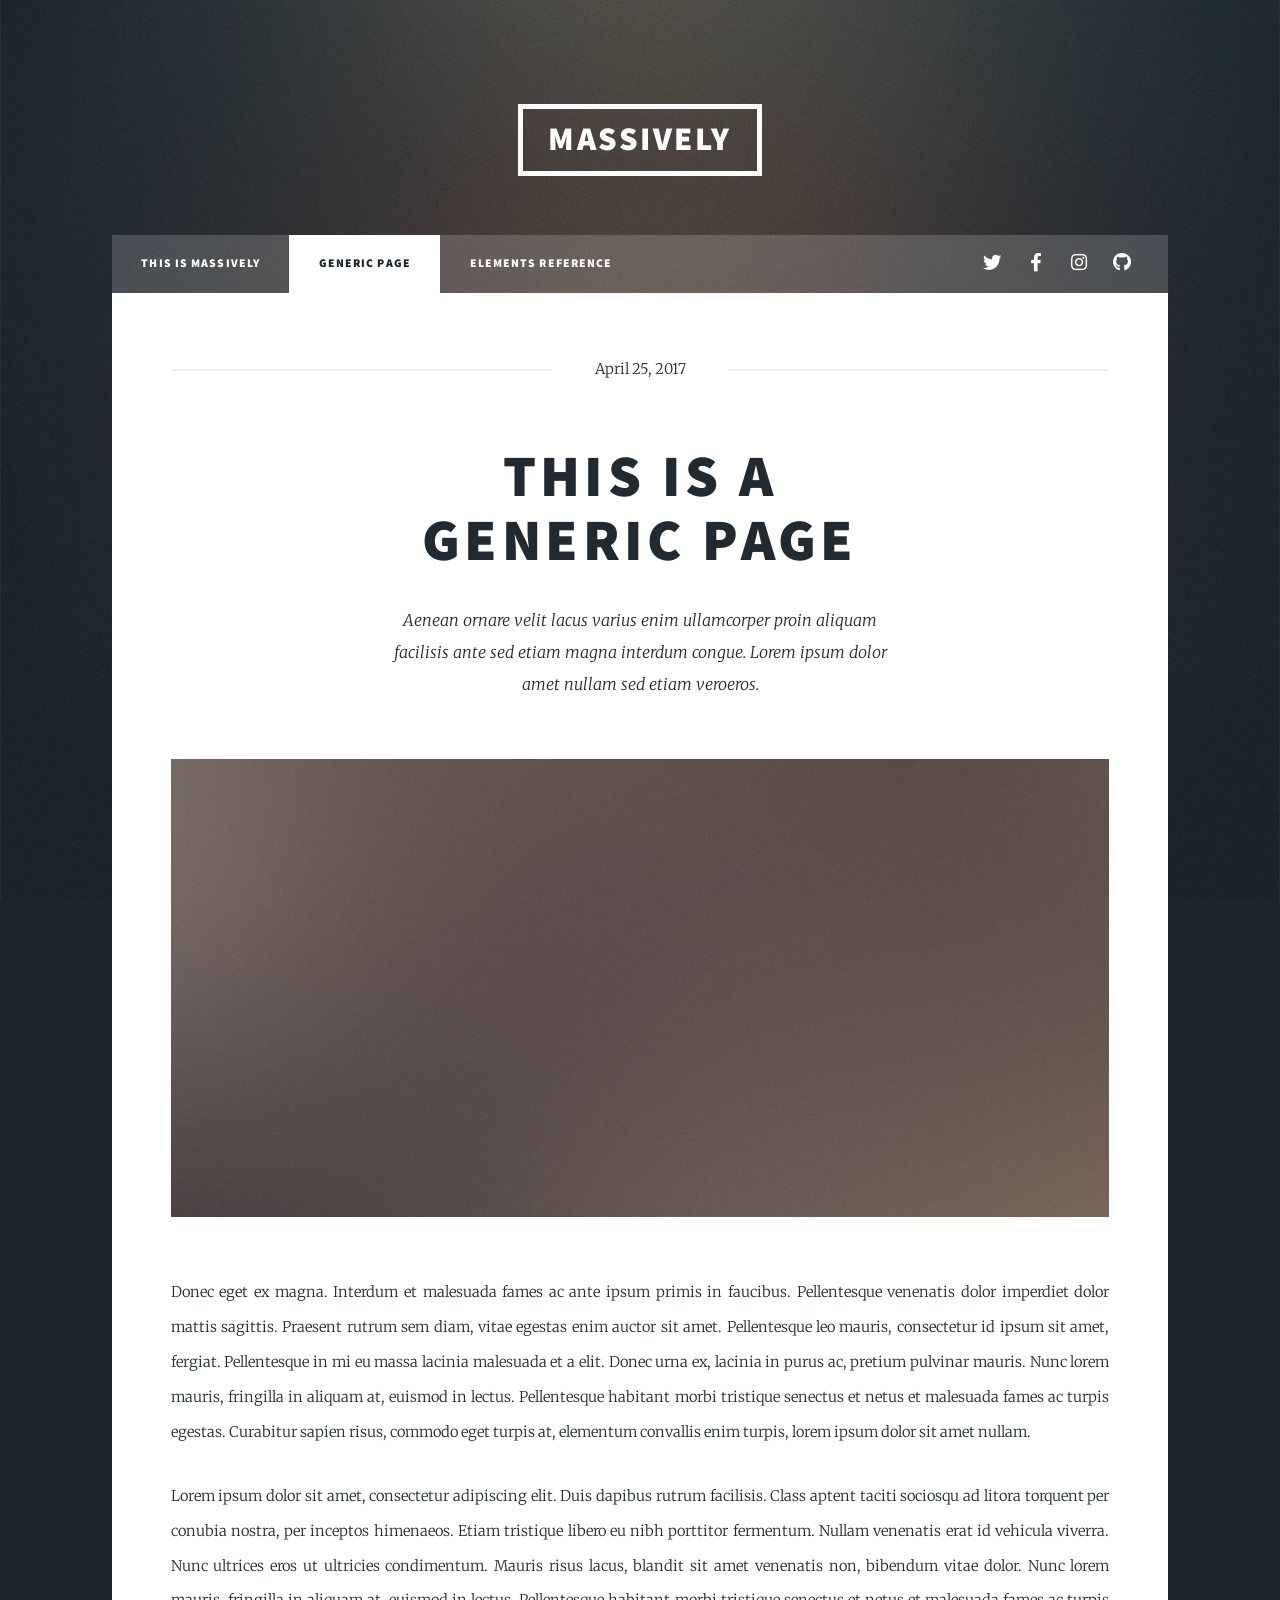
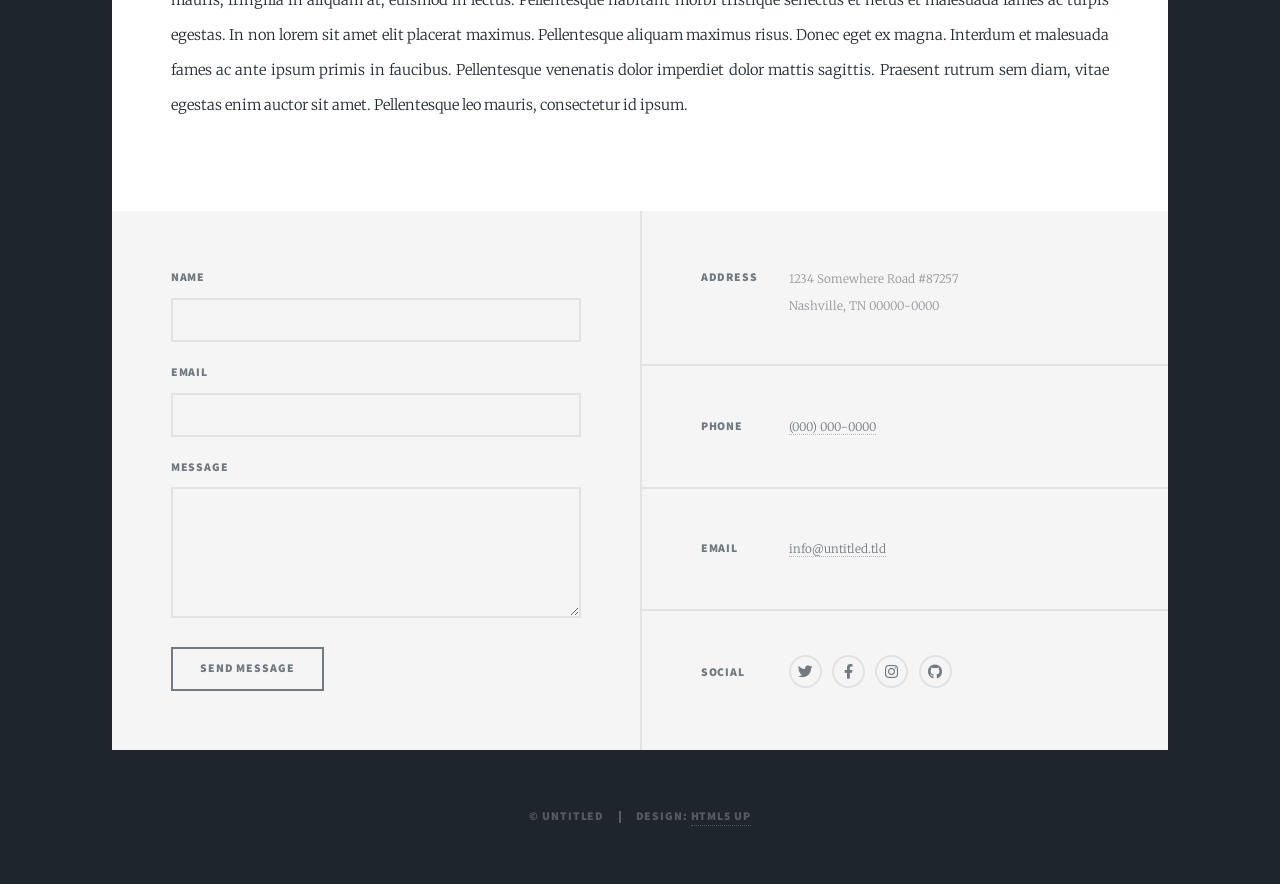
<file: generic.html>
<!DOCTYPE HTML>
<!--
	Massively by HTML5 UP
	html5up.net | @ajlkn
	Free for personal and commercial use under the CCA 3.0 license (html5up.net/license)
-->
<html>
	<head>
		<title>Generic Page - Massively by HTML5 UP</title>
		<meta charset="utf-8" />
		<meta name="viewport" content="width=device-width, initial-scale=1, user-scalable=no" />
		<link rel="stylesheet" href="assets/css/main.css" />
		<noscript><link rel="stylesheet" href="assets/css/noscript.css" /></noscript>
	</head>
	<body class="is-preload">

		<!-- Wrapper -->
			<div id="wrapper">

				<!-- Header -->
					<header id="header">
						<a href="index.html" class="logo">Massively</a>
					</header>

				<!-- Nav -->
					<nav id="nav">
						<ul class="links">
							<li><a href="index.html">This is Massively</a></li>
							<li class="active"><a href="generic.html">Generic Page</a></li>
							<li><a href="elements.html">Elements Reference</a></li>
						</ul>
						<ul class="icons">
							<li><a href="#" class="icon brands fa-twitter"><span class="label">Twitter</span></a></li>
							<li><a href="#" class="icon brands fa-facebook-f"><span class="label">Facebook</span></a></li>
							<li><a href="#" class="icon brands fa-instagram"><span class="label">Instagram</span></a></li>
							<li><a href="#" class="icon brands fa-github"><span class="label">GitHub</span></a></li>
						</ul>
					</nav>

				<!-- Main -->
					<div id="main">

						<!-- Post -->
							<section class="post">
								<header class="major">
									<span class="date">April 25, 2017</span>
									<h1>This is a<br />
									Generic Page</h1>
									<p>Aenean ornare velit lacus varius enim ullamcorper proin aliquam<br />
									facilisis ante sed etiam magna interdum congue. Lorem ipsum dolor<br />
									amet nullam sed etiam veroeros.</p>
								</header>
								<div class="image main"><img src="images/pic01.jpg" alt="" /></div>
								<p>Donec eget ex magna. Interdum et malesuada fames ac ante ipsum primis in faucibus. Pellentesque venenatis dolor imperdiet dolor mattis sagittis. Praesent rutrum sem diam, vitae egestas enim auctor sit amet. Pellentesque leo mauris, consectetur id ipsum sit amet, fergiat. Pellentesque in mi eu massa lacinia malesuada et a elit. Donec urna ex, lacinia in purus ac, pretium pulvinar mauris. Nunc lorem mauris, fringilla in aliquam at, euismod in lectus. Pellentesque habitant morbi tristique senectus et netus et malesuada fames ac turpis egestas. Curabitur sapien risus, commodo eget turpis at, elementum convallis enim turpis, lorem ipsum dolor sit amet nullam.</p>
								<p>Lorem ipsum dolor sit amet, consectetur adipiscing elit. Duis dapibus rutrum facilisis. Class aptent taciti sociosqu ad litora torquent per conubia nostra, per inceptos himenaeos. Etiam tristique libero eu nibh porttitor fermentum. Nullam venenatis erat id vehicula viverra. Nunc ultrices eros ut ultricies condimentum. Mauris risus lacus, blandit sit amet venenatis non, bibendum vitae dolor. Nunc lorem mauris, fringilla in aliquam at, euismod in lectus. Pellentesque habitant morbi tristique senectus et netus et malesuada fames ac turpis egestas. In non lorem sit amet elit placerat maximus. Pellentesque aliquam maximus risus. Donec eget ex magna. Interdum et malesuada fames ac ante ipsum primis in faucibus. Pellentesque venenatis dolor imperdiet dolor mattis sagittis. Praesent rutrum sem diam, vitae egestas enim auctor sit amet. Pellentesque leo mauris, consectetur id ipsum.</p>
							</section>

					</div>

				<!-- Footer -->
					<footer id="footer">
						<section>
							<form method="post" action="#">
								<div class="fields">
									<div class="field">
										<label for="name">Name</label>
										<input type="text" name="name" id="name" />
									</div>
									<div class="field">
										<label for="email">Email</label>
										<input type="text" name="email" id="email" />
									</div>
									<div class="field">
										<label for="message">Message</label>
										<textarea name="message" id="message" rows="3"></textarea>
									</div>
								</div>
								<ul class="actions">
									<li><input type="submit" value="Send Message" /></li>
								</ul>
							</form>
						</section>
						<section class="split contact">
							<section class="alt">
								<h3>Address</h3>
								<p>1234 Somewhere Road #87257<br />
								Nashville, TN 00000-0000</p>
							</section>
							<section>
								<h3>Phone</h3>
								<p><a href="#">(000) 000-0000</a></p>
							</section>
							<section>
								<h3>Email</h3>
								<p><a href="#">info@untitled.tld</a></p>
							</section>
							<section>
								<h3>Social</h3>
								<ul class="icons alt">
									<li><a href="#" class="icon brands alt fa-twitter"><span class="label">Twitter</span></a></li>
									<li><a href="#" class="icon brands alt fa-facebook-f"><span class="label">Facebook</span></a></li>
									<li><a href="#" class="icon brands alt fa-instagram"><span class="label">Instagram</span></a></li>
									<li><a href="#" class="icon brands alt fa-github"><span class="label">GitHub</span></a></li>
								</ul>
							</section>
						</section>
					</footer>

				<!-- Copyright -->
					<div id="copyright">
						<ul><li>&copy; Untitled</li><li>Design: <a href="https://html5up.net">HTML5 UP</a></li></ul>
					</div>

			</div>

		<!-- Scripts -->
			<script src="assets/js/jquery.min.js"></script>
			<script src="assets/js/jquery.scrollex.min.js"></script>
			<script src="assets/js/jquery.scrolly.min.js"></script>
			<script src="assets/js/browser.min.js"></script>
			<script src="assets/js/breakpoints.min.js"></script>
			<script src="assets/js/util.js"></script>
			<script src="assets/js/main.js"></script>

	</body>
</html>
</file>
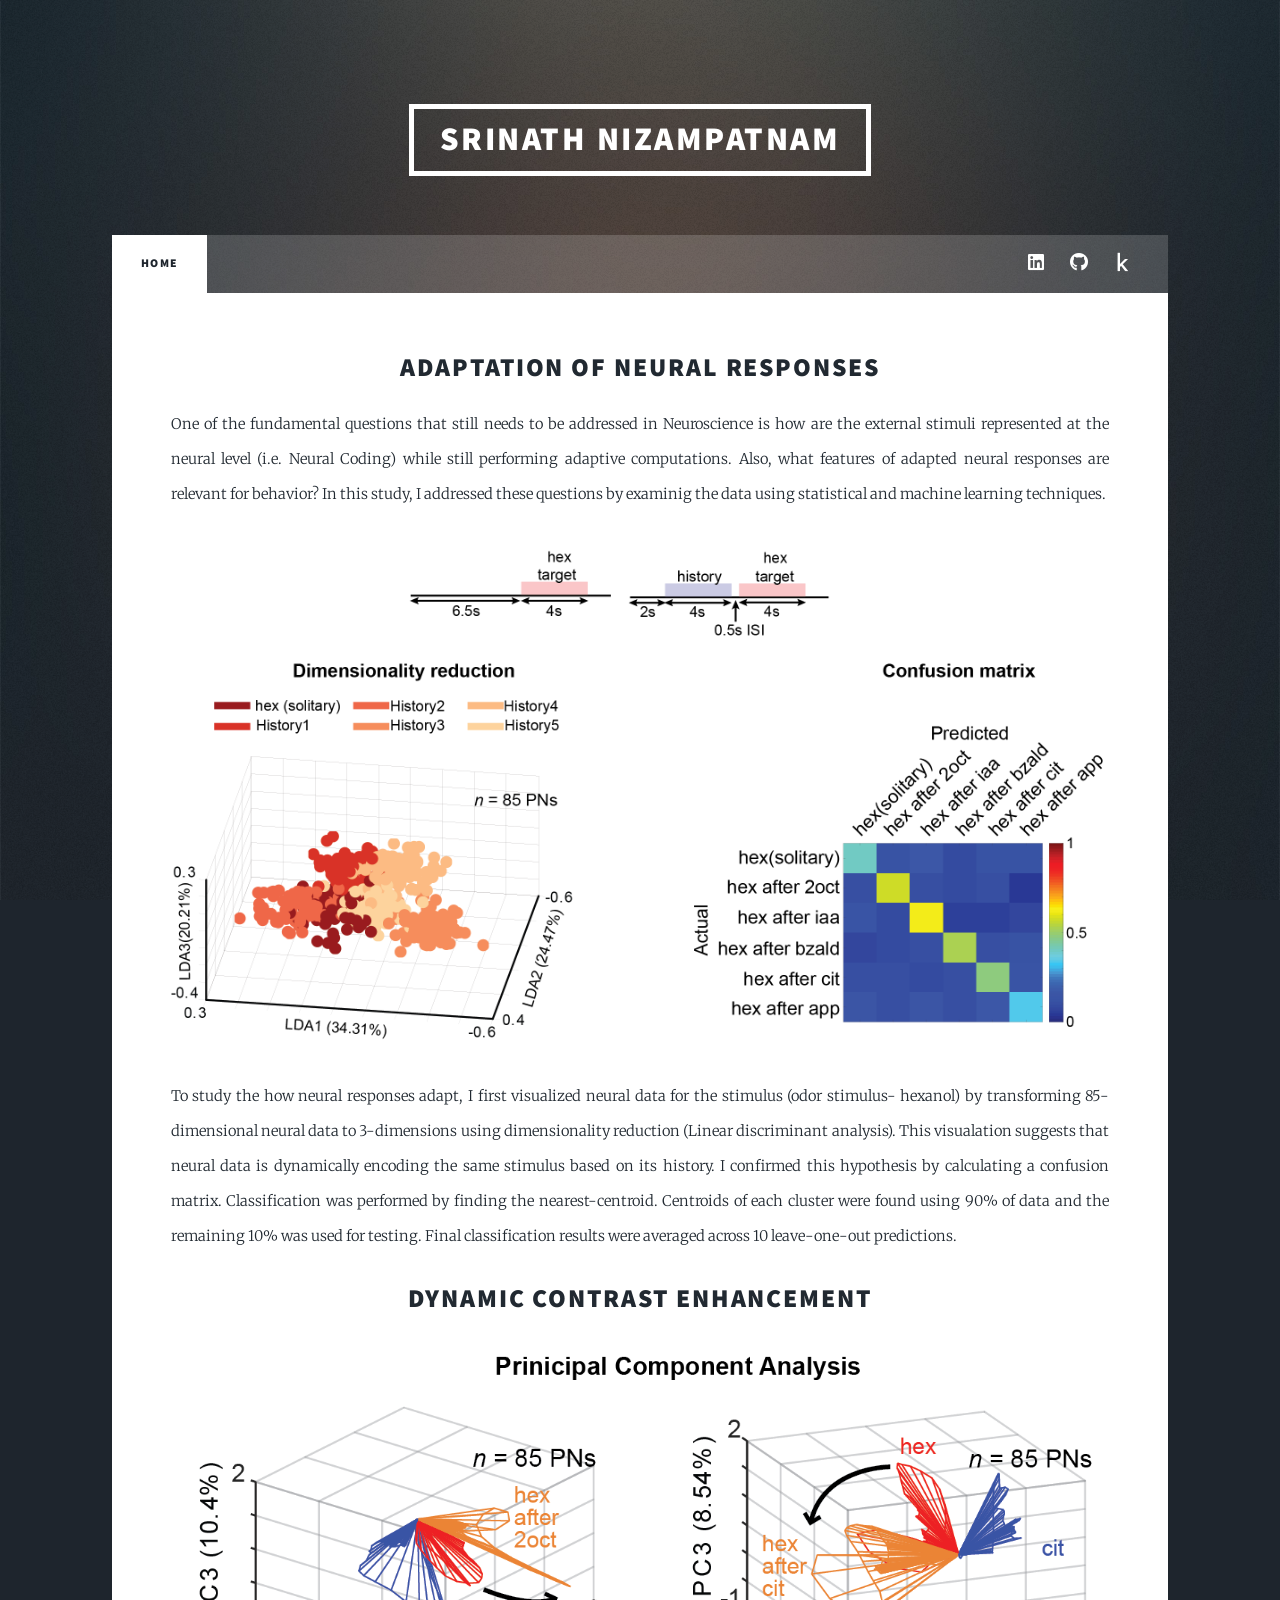
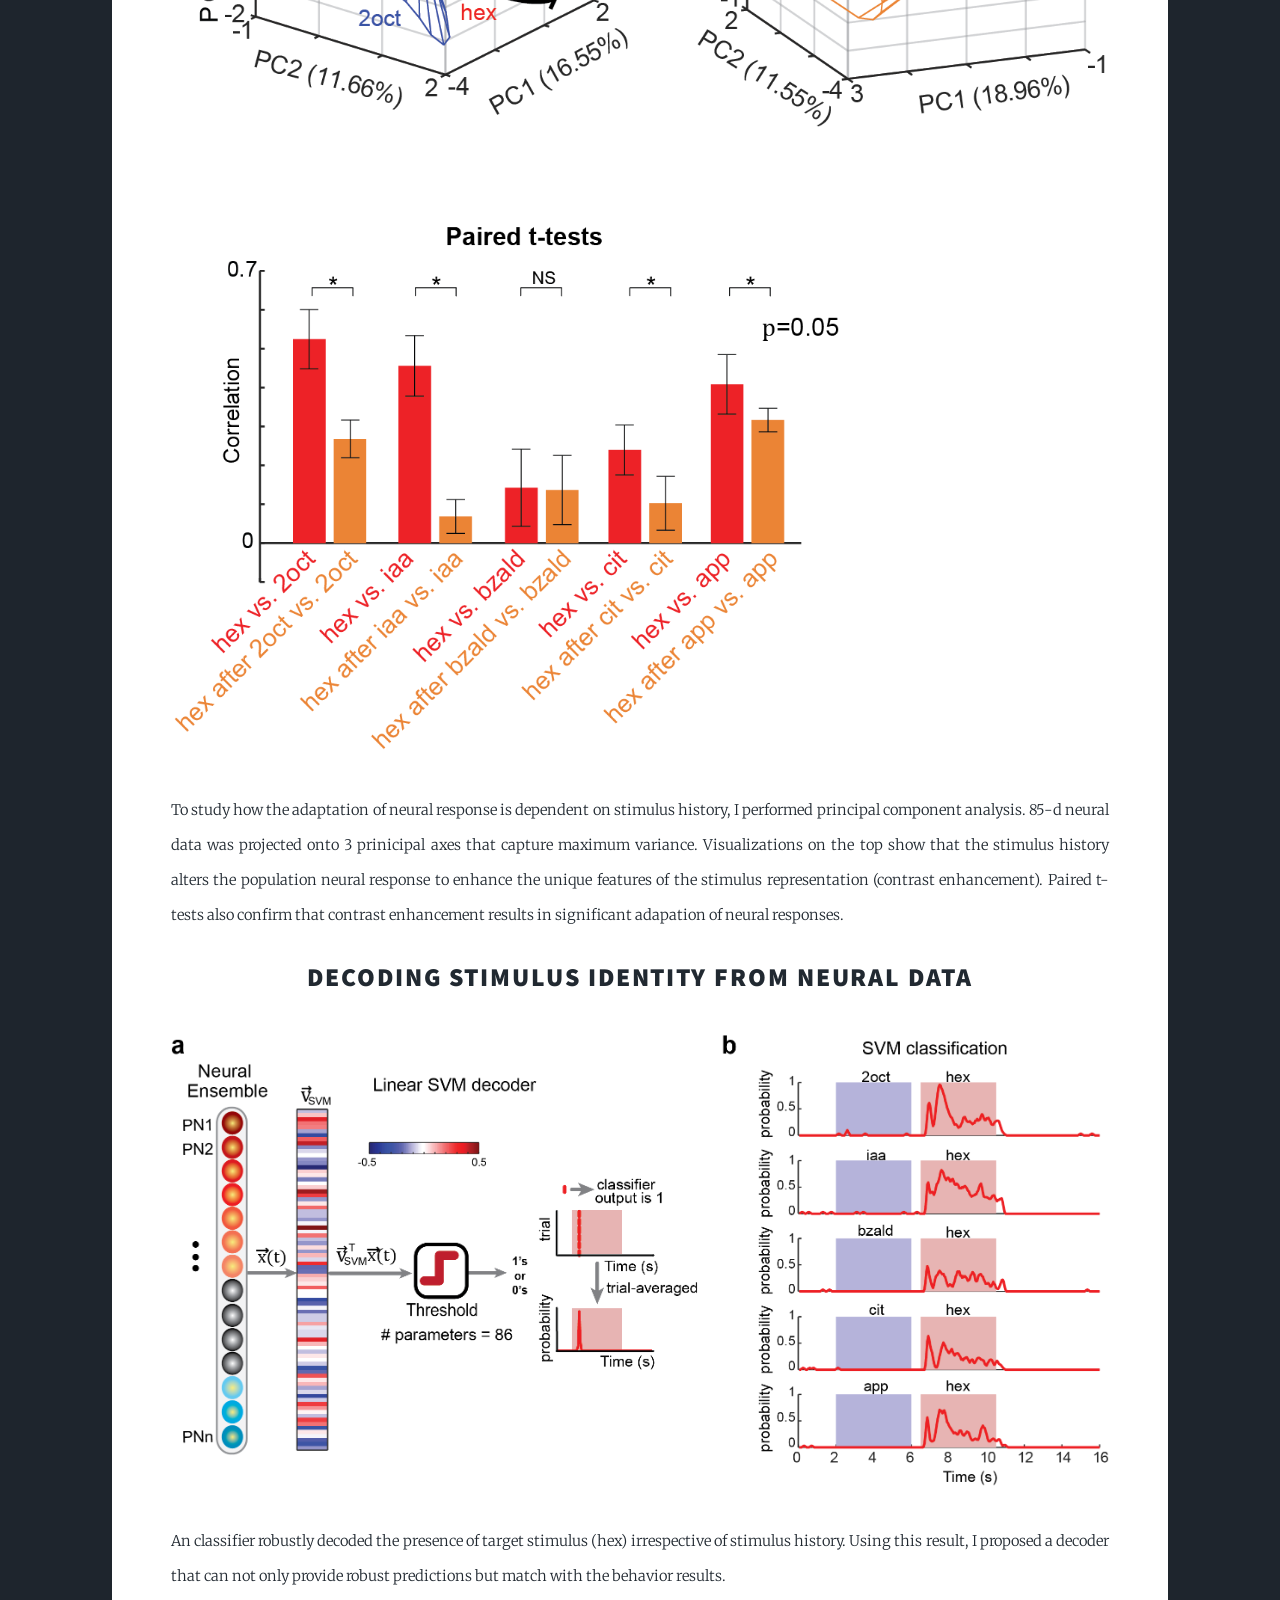
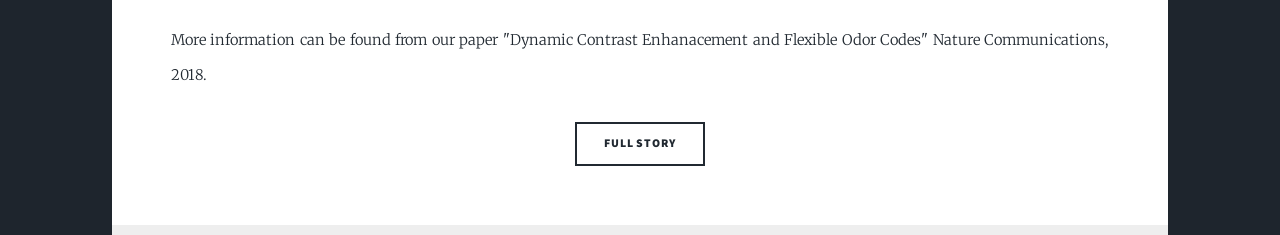
<file: neural.html>
<!DOCTYPE HTML>
<!--
	Massively by HTML5 UP
	html5up.net | @ajlkn
	Free for personal and commercial use under the CCA 3.0 license (html5up.net/license)
-->
<html>
	<head>
		<title>Srinath Nizampatnam</title>
		<meta charset="utf-8" />
		<meta name="viewport" content="width=device-width, initial-scale=1, user-scalable=no" />
		<link rel="stylesheet" href="assets/css/main.css" />
		<noscript><link rel="stylesheet" href="assets/css/noscript.css" /></noscript>
	</head>
	<body class="is-preload">

		<!-- Wrapper -->
			<div id="wrapper" class="fade-in">



				<!-- Header -->
					<header id="header">
						<a href="index.html" class="logo">Srinath Nizampatnam</a>
					</header>

				<!-- Nav -->
					<nav id="nav">
						<ul class="links">
                            <li class="active"><a href="index.html">Home</a></li>
							
						</ul>
						<ul class="icons">
							<li><a href="https://www.linkedin.com/in/srinath-nizampatnam/" target="_blank" class="icon brands fa-linkedin"><span class="label">Linkedin</span></a></li>
							<li><a href="https://github.com/srinath-niz?tab=repositories" target="_blank" class="icon brands fa-github"><span class="label">GitHub</span></a></li>
							<li><a href="https://www.kaggle.com/srinath1993" target="_blank" class="icon brands fa-kaggle"><span class="label">Kaggle</span></a></li>
						</ul>
					</nav>

				<!-- Main -->
					<div id="main">

							<section class="posts">
                                    <article>
                                        <header>
                                            
                                            <h2>Adaptation of Neural Responses</h2>
										</header>
										<p>One of the fundamental questions that still needs to be addressed in Neuroscience is how are the external stimuli represented
											at the neural level (i.e. Neural Coding) while still performing adaptive computations. Also, what features of adapted neural responses are relevant for behavior? In this
										study, I addressed these questions by examinig the data using statistical and machine learning techniques. </p>										
                                        <p class="image fit"><img src="images/Fig1.png" alt="" /></p>
                                        <p>To study the how neural responses adapt, I first visualized neural data for the stimulus (odor stimulus- hexanol) by transforming 85-dimensional
                                            neural data to 3-dimensions using dimensionality reduction (Linear discriminant analysis). This visualation suggests that neural data is dynamically encoding the same
                                        stimulus based on its history. I confirmed this hypothesis by calculating a confusion matrix. Classification was performed by finding the nearest-centroid. 
                                        Centroids of each cluster were found using 90% of data and the remaining 10% was used for testing. Final classification results were averaged across 10 leave-one-out predictions.</p>
    

                                        <header>
                                            
                                            <h2>Dynamic Contrast enhancement</h2>
                                        </header>
                                        <p class="image fit"><img src="images/Fig2.png" alt="" /></p>
                                        <p>To study how the adaptation of neural response is dependent on stimulus history, I performed principal component analysis. 85-d neural data was projected onto 
                                            3 prinicipal axes that capture maximum variance. Visualizations on the top show that the stimulus history alters the population neural response to enhance the 
                                            unique features of the stimulus representation (contrast enhancement). Paired t-tests also confirm that contrast enhancement results in significant adapation of 
                                            neural responses.
                                        </p>

                                        <header>
                                            
                                            <h2>Decoding stimulus identity from neural data</h2>
                                        </header>
                                        <p class="image fit"><img src="images/Fig3.png" alt="" /></p>
                                        <p>An classifier robustly decoded the presence of target stimulus (hex) irrespective of stimulus history. Using this result, I proposed a 
                                            decoder that can not only provide robust predictions but match with the behavior results. 
                                        </p>
                                        <p> More information can be found from our paper
                                            "Dynamic Contrast Enhanacement and Flexible Odor Codes" Nature Communications, 2018.</p>
                                        <ul class="actions special">
                                            <li><a href="https://www.nature.com/articles/s41467-018-05533-6.pdf" target="_blank" class="button">Full Story</a></li>
                                        </ul>
                                    </article>





			</div>

		<!-- Scripts -->
			<script src="assets/js/jquery.min.js"></script>
			<script src="assets/js/jquery.scrollex.min.js"></script>
			<script src="assets/js/jquery.scrolly.min.js"></script>
			<script src="assets/js/browser.min.js"></script>
			<script src="assets/js/breakpoints.min.js"></script>
			<script src="assets/js/util.js"></script>
			<script src="assets/js/main.js"></script>

	</body>
</html>
</file>
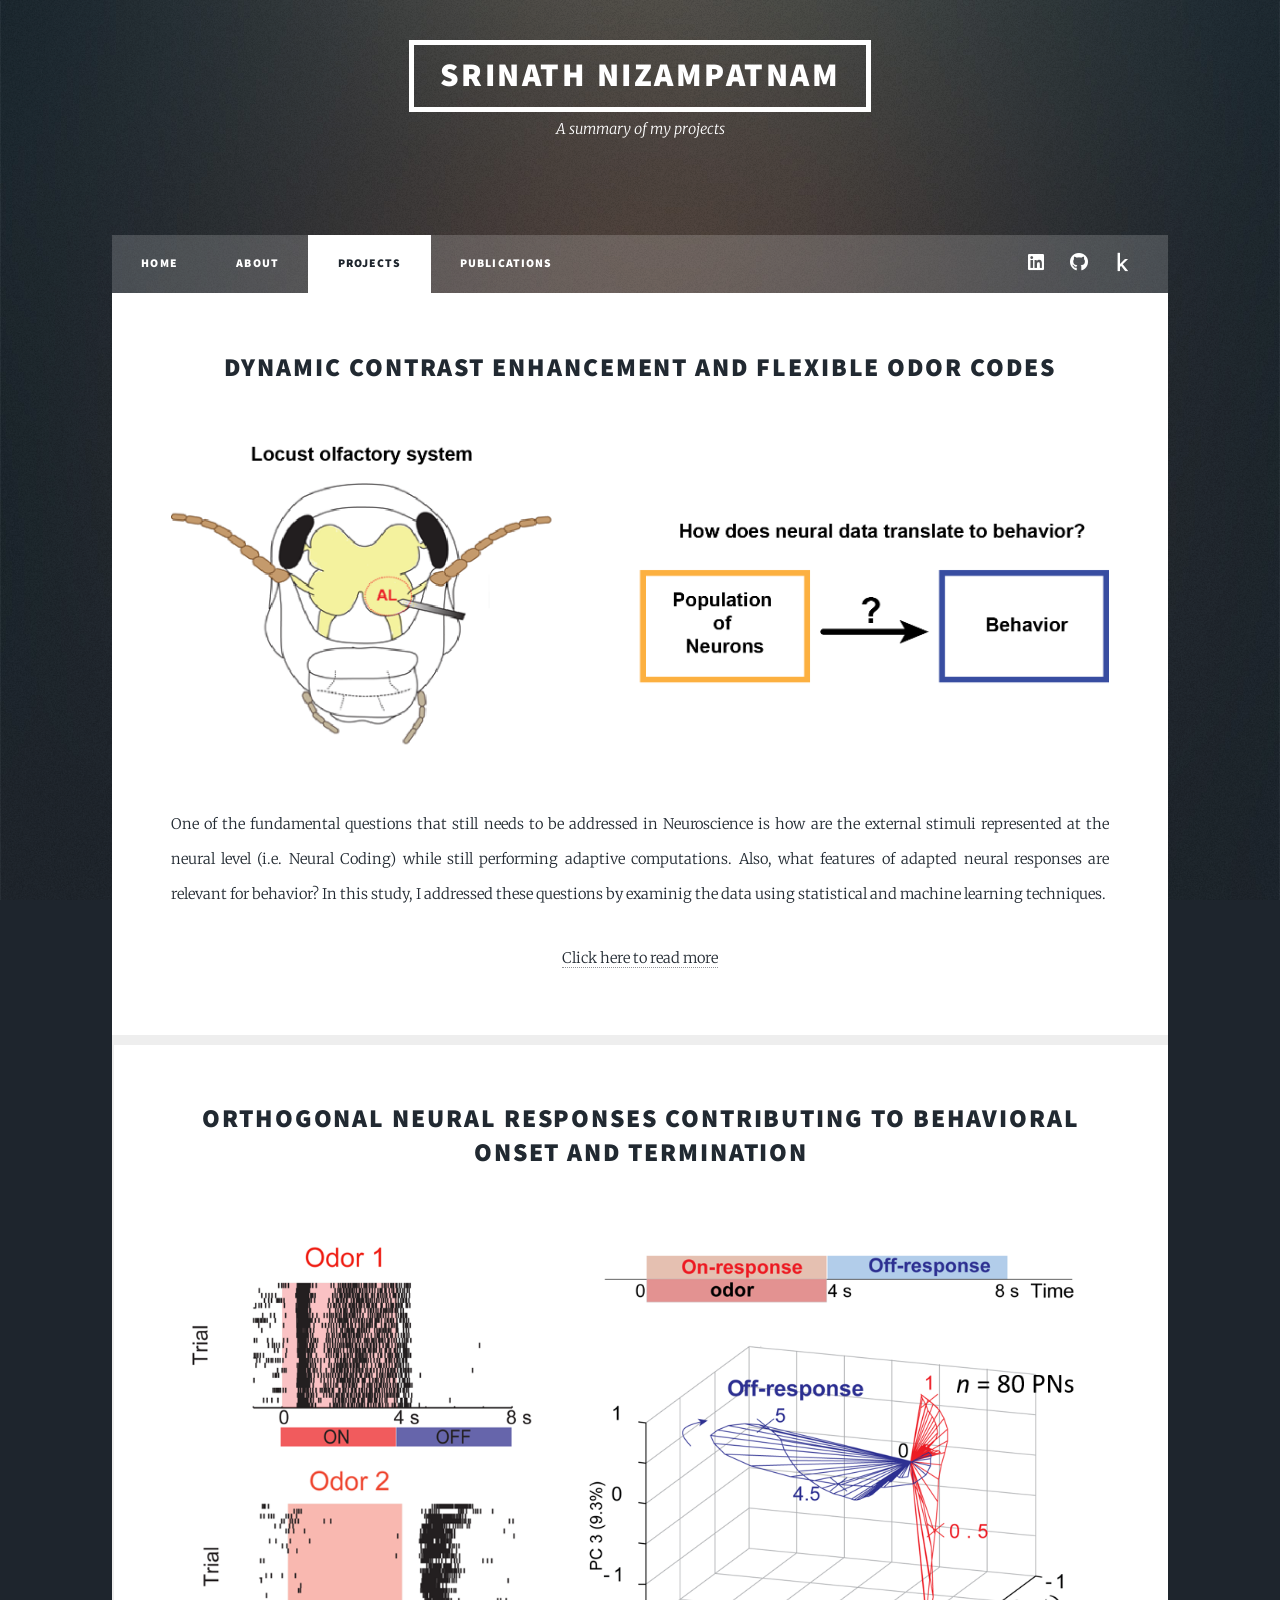
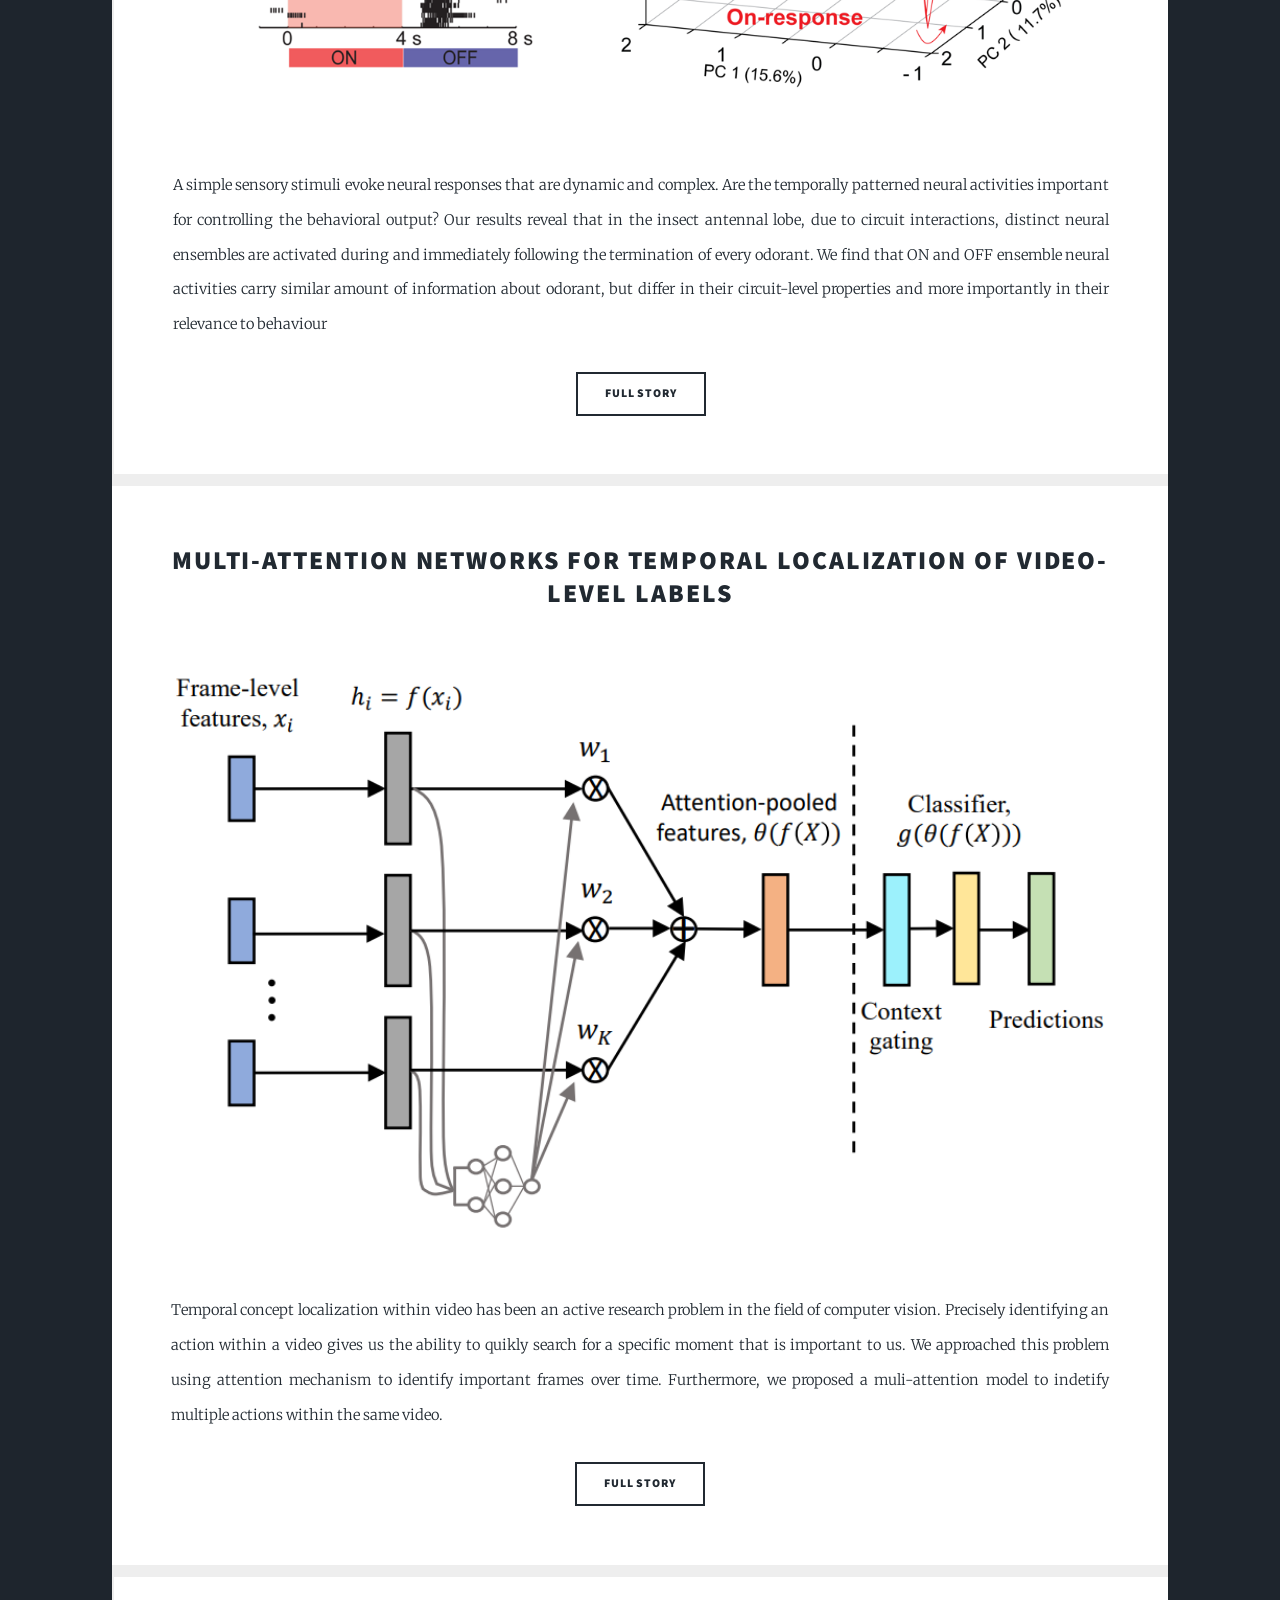
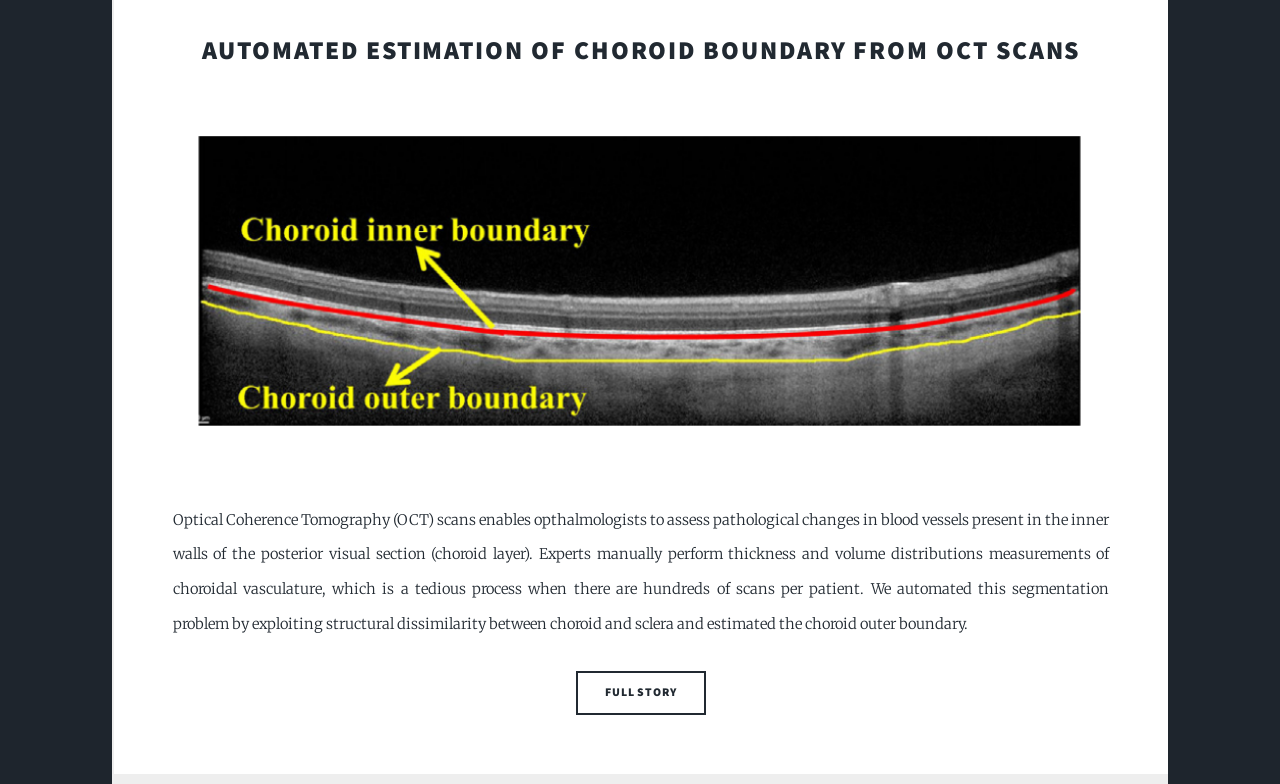
<file: projects.html>
<!DOCTYPE HTML>
<!--
	Massively by HTML5 UP
	html5up.net | @ajlkn
	Free for personal and commercial use under the CCA 3.0 license (html5up.net/license)
-->
<html>
	<head>
		<title>Srinath Nizampatnam</title>
		<meta charset="utf-8" />
		<meta name="viewport" content="width=device-width, initial-scale=1, user-scalable=no" />
		<link rel="stylesheet" href="assets/css/main.css" />
		<noscript><link rel="stylesheet" href="assets/css/noscript.css" /></noscript>
	</head>
	<body class="is-preload">

		<!-- Wrapper -->
			<div id="wrapper" class="fade-in">



				<!-- Header -->
					<header id="header">
						<a class="logo">Srinath Nizampatnam</a>
						<p>A summary of my projects</p>
					</header>

				<!-- Nav -->
					<nav id="nav">
						<ul class="links">
                            <li ><a href="index.html">Home</a></li>
							<li ><a href="courses.html">About</a></li>
							<li class="active"><a href="projects.html">Projects</a></li>
							<li ><a href="pubs.html">Publications</a></li>
						</ul>
						<ul class="icons">
							<li><a href="https://www.linkedin.com/in/srinath-nizampatnam/" target="_blank" class="icon brands fa-linkedin"><span class="label">Linkedin</span></a></li>
							<li><a href="https://github.com/srinath-niz?tab=repositories" target="_blank" class="icon brands fa-github"><span class="label">GitHub</span></a></li>
							<li><a href="https://www.kaggle.com/srinath1993" target="_blank" class="icon brands fa-kaggle"><span class="label">Kaggle</span></a></li>
						</ul>
					</nav>

				<!-- Main -->
					<div id="main">

							<section class="posts">
                                    <article class="post featured">
                                            <header class="posts">
                                                <h2>Dynamic contrast enhancement and flexible odor codes</h2>
                                            </header>
											<p class="image main"><img src="images/main.png" alt="" /></p>
											<p>One of the fundamental questions that still needs to be addressed in Neuroscience is how are the external stimuli represented
												at the neural level (i.e. Neural Coding) while still performing adaptive computations. Also, what features of adapted neural responses are relevant for behavior? In this
											study, I addressed these questions by examinig the data using statistical and machine learning techniques. </p>
											<a href="neural.html" target="_blank">Click here to read more</a>                                            
                                            <!-- <a href="neural.html" target="_blank" class="image main"><img src="images/main.png" alt="" /></a> -->
										</article>
										
									<article class="post featured">
										<header class="posts">
											<h2>Orthogonal neural responses contributing to behavioral onset and termination</h2>
										</header>
										
										<p class="image main"><img src="on_off/main.PNG" alt="" /></p>
										<p>A simple sensory stimuli evoke neural responses that are dynamic and complex. Are the
											temporally patterned neural activities important for controlling the behavioral output? Our results reveal that in the insect antennal lobe, due to circuit
											interactions, distinct neural ensembles are activated during and immediately following the termination of every odorant. We find that ON and
											OFF ensemble neural activities carry similar amount of information about odorant, but differ in their circuit-level properties and more importantly in their relevance to behaviour</p>
										<!-- <a href="neural.html" target="_blank">Read the full story</a> -->
										<ul class="actions special">
												<li><a href="https://www.nature.com/articles/ncomms15413.pdf" target="_blank" class="button">Full Story</a></li>
											</ul>
									</article>				


									<article class="post featured">
										<header class="posts">
											<h2>Multi-attention Networks for Temporal Localization of Video-level Labels</h2>
										</header>
										
										<p class="image main"><img src="Multi_attention/main.PNG" alt="" /></p>
										<p>Temporal concept localization within video has been an active research problem in the field of computer vision. Precisely identifying an action within a video 
											gives us the ability to quikly search for a specific moment that is important to us. We approached this problem using attention mechanism to identify important frames 
										over time. Furthermore, we proposed a muli-attention model to indetify multiple actions within the same video. </p>
										<!-- <a href="neural.html" target="_blank">Click here to read more</a> -->
										<ul class="actions special">
												<li><a href="https://arxiv.org/pdf/1911.06866.pdf"
													 target="_blank" class="button">Full Story</a></li>
											</ul>										
									</article>	


									<!-- <article class="post featured">
										<header class="posts">
											<h2>Detecting toxicity of text comments using BERT transformer</h2>
										</header>
										
										<p class="image main"><img src="images/main.png" alt="" /></p>
										<p>One of the fundamental questions that still needs to be addressed in Neuroscience is how are the external stimuli represented
											at the neural level (i.e. Neural Coding) while still performing adaptive computations. Also, what features of adapted neural responses are relevant for behavior? In this
										study, I addressed these questions by examinig the data using statistical and machine learning techniques. </p>
										<a href="neural.html" target="_blank">Click here to read more</a>
										<ul class="actions special">
												<li><a href="https://www.kaggle.com/c/jigsaw-unintended-bias-in-toxicity-classification"
													 target="_blank" class="button">More information</a></li>
											</ul>
									</article> -->
									
									<article class="post featured">
											<header class="posts">
												<h2>Automated estimation of choroid boundary from OCT scans</h2>
											</header>
											
											<p class="image main"><img src="choroid/main.PNG" alt="" /></p>
											<p>Optical Coherence Tomography (OCT) scans enables opthalmologists to assess pathological changes in blood vessels present in the inner walls of the posterior visual section (choroid layer).
												Experts manually perform thickness and volume distributions measurements of choroidal vasculature, which is a tedious process when there are hundreds of scans per patient. We automated this 
											segmentation problem by exploiting structural dissimilarity between choroid and sclera and estimated the choroid outer boundary.</p>
											<!-- <a href="neural.html" target="_blank">Click here to read more</a> -->
											<ul class="actions special">
													<li><a href="https://reader.elsevier.com/reader/sd/pii/S089561111500141X?token=F693719F046CC2B73C14F3D48F8CEABEA141C47A4C82496415F9A9B1A52065DACF1821E39A8CE20AAE518FBB46EE4957"
														 target="_blank" class="button">Full Story</a></li>
												</ul>
										</article>										

			</div>

		<!-- Scripts -->
			<script src="assets/js/jquery.min.js"></script>
			<script src="assets/js/jquery.scrollex.min.js"></script>
			<script src="assets/js/jquery.scrolly.min.js"></script>
			<script src="assets/js/browser.min.js"></script>
			<script src="assets/js/breakpoints.min.js"></script>
			<script src="assets/js/util.js"></script>
			<script src="assets/js/main.js"></script>

	</body>
</html>
</file>
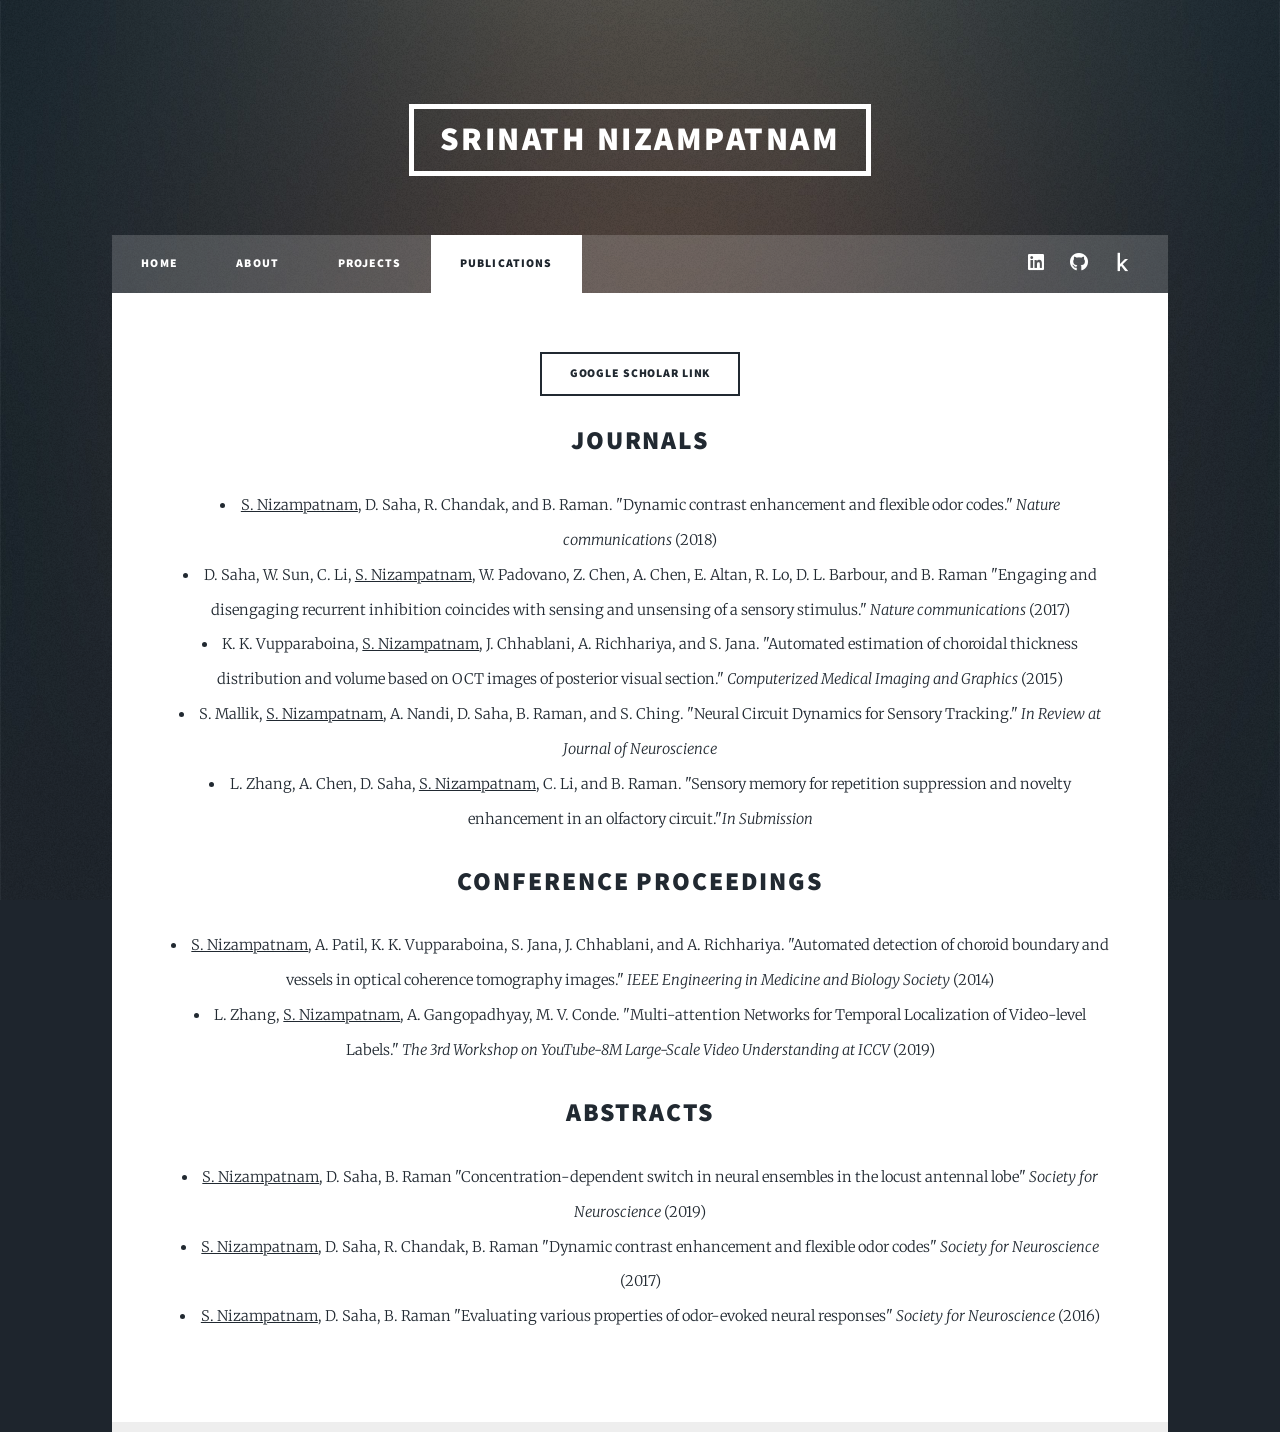
<file: pubs.html>
<!DOCTYPE HTML>
<!--
	Massively by HTML5 UP
	html5up.net | @ajlkn
	Free for personal and commercial use under the CCA 3.0 license (html5up.net/license)
-->
<html>
	<head>
		<title>Srinath Nizampatnam</title>
		<meta charset="utf-8" />
		<meta name="viewport" content="width=device-width, initial-scale=1, user-scalable=no" />
		<link rel="stylesheet" href="assets/css/main.css" />
		<noscript><link rel="stylesheet" href="assets/css/noscript.css" /></noscript>
	</head>
	<body class="is-preload">

		<!-- Wrapper -->
			<div id="wrapper" class="fade-in">



				<!-- Header -->
					<header id="header">
						<a href="index.html" class="logo">Srinath Nizampatnam</a>
					</header>

				<!-- Nav -->
					<nav id="nav">
						<ul class="links">
							<li ><a href="index.html">Home</a></li>
							<li ><a href="courses.html">About</a></li>
							<li ><a href="projects.html">Projects</a></li>
							<li class="active"><a href="pubs.html">Publications</a></li>
						</ul>
						<ul class="icons">
							<li><a href="https://www.linkedin.com/in/srinath-nizampatnam/" target="_blank" class="icon brands fa-linkedin"><span class="label">Linkedin</span></a></li>
							<li><a href="https://github.com/srinath-niz?tab=repositories" target="_blank" class="icon brands fa-github"><span class="label">GitHub</span></a></li>
							<li><a href="https://www.kaggle.com/srinath1993" target="_blank" class="icon brands fa-kaggle"><span class="label">Kaggle</span></a></li>
						</ul>
					</nav>

				<!-- Main -->
					<div id="main">

						<!-- Posts -->
							<section class="posts">
								<article>
									<ul class="actions special">
											<li><a href="https://scholar.google.com/citations?user=cCmYq9MAAAAJ&hl=en" target="_blank" class="button">Google scholar link</a></li>
										</ul>
									
                                    <header>
                                            <h2>Journals</h2>
                                        </header>
                                        <ul></ul>
                                            <li><u>S. Nizampatnam</u>, D. Saha, R. Chandak, and B. Raman. "Dynamic contrast enhancement and flexible odor codes." <i>Nature communications</i> (2018)</li>
                                            <li>D. Saha, W. Sun, C. Li, <u>S. Nizampatnam</u>, W. Padovano, Z. Chen, A. Chen, E. Altan, R. Lo, D. L. Barbour, and B. Raman "Engaging and disengaging recurrent inhibition coincides with sensing and unsensing of a sensory stimulus." <i>Nature communications</i> (2017)</li>
                                            <li>K. K. Vupparaboina, <u>S. Nizampatnam</u>, J. Chhablani, A. Richhariya, and S. Jana. "Automated estimation of choroidal thickness distribution and volume based on OCT images of posterior visual section." <i>Computerized Medical Imaging and Graphics</i> (2015)</li>
											<li>S. Mallik, <u>S. Nizampatnam</u>, A. Nandi, D. Saha, B. Raman, and S. Ching. "Neural Circuit Dynamics for Sensory Tracking." <i>In Review at Journal of Neuroscience</i></li>
											<li>L. Zhang, A. Chen, D. Saha, <u>S. Nizampatnam</u>, C. Li, and B. Raman. "Sensory memory for repetition suppression and novelty enhancement in an olfactory circuit."<i>In Submission</i></li>
                                            <p> </p>
                                            <p> </p>
                                        </ul>   

									<header>
										<h2>Conference Proceedings</h2>
									</header>
									<ul></ul>
										<li><u>S. Nizampatnam</u>, A. Patil, K. K. Vupparaboina, S. Jana, J. Chhablani, and A. Richhariya. "Automated detection of choroid boundary and vessels in optical coherence tomography images." <i>IEEE Engineering in Medicine and Biology Society</i> (2014)</li>
										<li>L. Zhang, <u>S. Nizampatnam</u>, A. Gangopadhyay, M. V. Conde. "Multi-attention Networks for Temporal Localization of Video-level Labels." <i>The 3rd Workshop on YouTube-8M Large-Scale Video Understanding at ICCV</i> (2019)</li>
                                        <p> </p>
                                        <p> </p>
                                    </ul>
									<header>
										<h2>Abstracts</h2>
									</header>
									<ul></ul>
										<li><u>S. Nizampatnam</u>, D. Saha, B. Raman "Concentration-dependent switch in neural ensembles in the locust antennal lobe" <i>Society for Neuroscience</i> (2019)</li>
										<li><u>S. Nizampatnam</u>, D. Saha, R. Chandak, B. Raman "Dynamic contrast enhancement and flexible odor codes" <i>Society for Neuroscience</i> (2017)</li>
										<li><u>S. Nizampatnam</u>, D. Saha, B. Raman "Evaluating various properties of odor-evoked neural responses" <i>Society for Neuroscience</i> (2016)</li>
                                        <p> </p>
                                        <p> </p>
                                    </ul>                                 
                                 

								</article>





			</div>

		<!-- Scripts -->
			<script src="assets/js/jquery.min.js"></script>
			<script src="assets/js/jquery.scrollex.min.js"></script>
			<script src="assets/js/jquery.scrolly.min.js"></script>
			<script src="assets/js/browser.min.js"></script>
			<script src="assets/js/breakpoints.min.js"></script>
			<script src="assets/js/util.js"></script>
			<script src="assets/js/main.js"></script>

	</body>
</html>
</file>
<file: assets/css/main.css>
@import url(fontawesome-all.min.css);
@import url("https://fonts.googleapis.com/css?family=Merriweather:300,700,300italic,700italic|Source+Sans+Pro:900");

/*
	Massively by HTML5 UP
	html5up.net | @ajlkn
	Free for personal and commercial use under the CCA 3.0 license (html5up.net/license)
*/

html, body, div, span, applet, object,
iframe, h1, h2, h3, h4, h5, h6, p, blockquote,
pre, a, abbr, acronym, address, big, cite,
code, del, dfn, em, img, ins, kbd, q, s, samp,
small, strike, strong, sub, sup, tt, var, b,
u, i, center, dl, dt, dd, ol, ul, li, fieldset,
form, label, legend, table, caption, tbody,
tfoot, thead, tr, th, td, article, aside,
canvas, details, embed, figure, figcaption,
footer, header, hgroup, menu, nav, output, ruby,
section, summary, time, mark, audio, video {
	margin: 0;
	padding: 0;
	border: 0;
	font-size: 100%;
	font: inherit;
	vertical-align: baseline;}

article, aside, details, figcaption, figure,
footer, header, hgroup, menu, nav, section {
	display: block;}

body {
	line-height: 1;
}

ol, ul {
	list-style: none;
}

blockquote, q {
	quotes: none;
}

	blockquote:before, blockquote:after, q:before, q:after {
		content: '';
		content: none;
	}

table {
	border-collapse: collapse;
	border-spacing: 0;
}

body {
	-webkit-text-size-adjust: none;
}

mark {
	background-color: transparent;
	color: inherit;
}

input::-moz-focus-inner {
	border: 0;
	padding: 0;
}

input, select, textarea {
	-moz-appearance: none;
	-webkit-appearance: none;
	-ms-appearance: none;
	appearance: none;
}

/* Basic */

	@-ms-viewport {
		width: device-width;
	}

	body {
		-ms-overflow-style: scrollbar;
	}

	@media screen and (max-width: 480px) {

		html, body {
			min-width: 320px;
		}

	}

	html {
		box-sizing: border-box;
	}

	*, *:before, *:after {
		box-sizing: inherit;
	}

	body {
		background-color: #1e252d;
	}

		body.is-preload *, body.is-preload *:before, body.is-preload *:after {
			-moz-animation: none !important;
			-webkit-animation: none !important;
			-ms-animation: none !important;
			animation: none !important;
			-moz-transition: none !important;
			-webkit-transition: none !important;
			-ms-transition: none !important;
			transition: none !important;
		}

/* Type */

	html {
		font-size: 16pt;
	}

		@media screen and (max-width: 1680px) {

			html {
				font-size: 12pt;
			}

		}

		@media screen and (max-width: 1280px) {

			html {
				font-size: 11pt;
			}

		}

		@media screen and (max-width: 360px) {

			html {
				font-size: 10pt;
			}

		}

	body {
		color: #212931;
	}

	body, input, select, textarea {
		font-family: "Merriweather", Georgia, serif;
		font-weight: 300;
		font-size: 1rem;
		line-height: 2.375;
	}

	a {
		-moz-transition: color 0.2s ease-in-out, background-color 0.2s ease-in-out, border-color 0.2s ease-in-out, box-shadow 0.2s ease-in-out;
		-webkit-transition: color 0.2s ease-in-out, background-color 0.2s ease-in-out, border-color 0.2s ease-in-out, box-shadow 0.2s ease-in-out;
		-ms-transition: color 0.2s ease-in-out, background-color 0.2s ease-in-out, border-color 0.2s ease-in-out, box-shadow 0.2s ease-in-out;
		transition: color 0.2s ease-in-out, background-color 0.2s ease-in-out, border-color 0.2s ease-in-out, box-shadow 0.2s ease-in-out;
		border-bottom: dotted 1px;
		text-decoration: none;
	}

		a:hover {
			border-bottom-color: transparent;
		}

	strong, b {
		font-weight: 600;
	}

	em, i {
		font-style: italic;
	}

	p {
		text-align: justify;
		margin: 0 0 2rem 0;
	}

	h1, h2, h3, h4, h5, h6 {
		font-family: "Source Sans Pro", Helvetica, sans-serif;
		font-weight: 900;
		line-height: 1.5;
		letter-spacing: 0.075em;
		text-transform: uppercase;
		margin: 0 0 1rem 0;
	}

		h1 a, h2 a, h3 a, h4 a, h5 a, h6 a {
			border-bottom: 0;
			color: inherit;
			text-decoration: none;
		}

	h1 {
		font-size: 4rem;
		line-height: 1.1;
		margin: 0 0 2rem 0;
	}

	h2 {
		font-size: 1.75rem;
		line-height: 1.3;
		margin: 0 0 1.5rem 0;
	}

	h3 {
		font-size: 1.25rem;
		margin: 0 0 1.5rem 0;
	}

	h4 {
		font-size: 1rem;
	}

	h5 {
		font-size: 0.9rem;
	}

	h6 {
		font-size: 0.8rem;
	}

	sub {
		font-size: 0.8rem;
		position: relative;
		top: 0.5rem;
	}

	sup {
		font-size: 0.8rem;
		position: relative;
		top: -0.5rem;
	}

	blockquote {
		border-left: solid 4px;
		font-style: italic;
		margin: 0 0 2rem 0;
		padding: 0.5rem 0 0.5rem 2rem;
	}

	code {
		border: solid 2px;
		font-family: "Courier New", monospace;
		font-size: 0.9rem;
		margin: 0 0.25rem;
		padding: 0.25rem 0.65rem;
	}

	pre {
		-webkit-overflow-scrolling: touch;
		font-family: "Courier New", monospace;
		font-size: 0.9rem;
		margin: 0 0 2rem 0;
	}

		pre code {
			display: block;
			line-height: 1.75;
			padding: 1rem 1.5rem;
			overflow-x: auto;
		}

	hr {
		border: 0;
		border-bottom: solid 2px;
		margin: 3rem 0;
	}

		hr.major {
			margin: 5rem 0;
		}

	.align-left {
		text-align: left;
	}

	.align-center {
		text-align: center;
	}

	.align-right {
		text-align: right;
	}

	input, select, textarea {
		color: #212931;
	}

	a {
		color: #212931;
		border-bottom-color: rgba(33, 41, 49, 0.5);
	}

		a:hover {
			border-bottom-color: transparent;
			color: #18bfef !important;
		}

	strong, b {
		color: #212931;
	}

	h1, h2, h3, h4, h5, h6 {
		color: #212931;
	}

	blockquote {
		border-left-color: #eeeeee;
	}

	code {
		background: rgba(220, 220, 220, 0.25);
		border-color: #eeeeee;
	}

	hr {
		border-bottom-color: #eeeeee;
	}

/* Row */

	.row {
		display: flex;
		flex-wrap: wrap;
		box-sizing: border-box;
		align-items: stretch;
	}

		.row > * {
			box-sizing: border-box;
		}

		.row.gtr-uniform > * > :last-child {
			margin-bottom: 0;
		}

		.row.aln-left {
			justify-content: flex-start;
		}

		.row.aln-center {
			justify-content: center;
		}

		.row.aln-right {
			justify-content: flex-end;
		}

		.row.aln-top {
			align-items: flex-start;
		}

		.row.aln-middle {
			align-items: center;
		}

		.row.aln-bottom {
			align-items: flex-end;
		}

		.row > .imp {
			order: -1;
		}

		.row > .col-1 {
			width: 8.33333%;
		}

		.row > .off-1 {
			margin-left: 8.33333%;
		}

		.row > .col-2 {
			width: 16.66667%;
		}

		.row > .off-2 {
			margin-left: 16.66667%;
		}

		.row > .col-3 {
			width: 25%;
		}

		.row > .off-3 {
			margin-left: 25%;
		}

		.row > .col-4 {
			width: 33.33333%;
		}

		.row > .off-4 {
			margin-left: 33.33333%;
		}

		.row > .col-5 {
			width: 41.66667%;
		}

		.row > .off-5 {
			margin-left: 41.66667%;
		}

		.row > .col-6 {
			width: 50%;
		}

		.row > .off-6 {
			margin-left: 50%;
		}

		.row > .col-7 {
			width: 58.33333%;
		}

		.row > .off-7 {
			margin-left: 58.33333%;
		}

		.row > .col-8 {
			width: 66.66667%;
		}

		.row > .off-8 {
			margin-left: 66.66667%;
		}

		.row > .col-9 {
			width: 75%;
		}

		.row > .off-9 {
			margin-left: 75%;
		}

		.row > .col-10 {
			width: 83.33333%;
		}

		.row > .off-10 {
			margin-left: 83.33333%;
		}

		.row > .col-11 {
			width: 91.66667%;
		}

		.row > .off-11 {
			margin-left: 91.66667%;
		}

		.row > .col-12 {
			width: 100%;
		}

		.row > .off-12 {
			margin-left: 100%;
		}

		.row.gtr-0 {
			margin-top: 0;
			margin-left: 0rem;
		}

			.row.gtr-0 > * {
				padding: 0 0 0 0rem;
			}

			.row.gtr-0.gtr-uniform {
				margin-top: 0rem;
			}

				.row.gtr-0.gtr-uniform > * {
					padding-top: 0rem;
				}

		.row.gtr-25 {
			margin-top: 0;
			margin-left: -0.375rem;
		}

			.row.gtr-25 > * {
				padding: 0 0 0 0.375rem;
			}

			.row.gtr-25.gtr-uniform {
				margin-top: -0.375rem;
			}

				.row.gtr-25.gtr-uniform > * {
					padding-top: 0.375rem;
				}

		.row.gtr-50 {
			margin-top: 0;
			margin-left: -0.75rem;
		}

			.row.gtr-50 > * {
				padding: 0 0 0 0.75rem;
			}

			.row.gtr-50.gtr-uniform {
				margin-top: -0.75rem;
			}

				.row.gtr-50.gtr-uniform > * {
					padding-top: 0.75rem;
				}

		.row {
			margin-top: 0;
			margin-left: -1.5rem;
		}

			.row > * {
				padding: 0 0 0 1.5rem;
			}

			.row.gtr-uniform {
				margin-top: -1.5rem;
			}

				.row.gtr-uniform > * {
					padding-top: 1.5rem;
				}

		.row.gtr-150 {
			margin-top: 0;
			margin-left: -2.25rem;
		}

			.row.gtr-150 > * {
				padding: 0 0 0 2.25rem;
			}

			.row.gtr-150.gtr-uniform {
				margin-top: -2.25rem;
			}

				.row.gtr-150.gtr-uniform > * {
					padding-top: 2.25rem;
				}

		.row.gtr-200 {
			margin-top: 0;
			margin-left: -3rem;
		}

			.row.gtr-200 > * {
				padding: 0 0 0 3rem;
			}

			.row.gtr-200.gtr-uniform {
				margin-top: -3rem;
			}

				.row.gtr-200.gtr-uniform > * {
					padding-top: 3rem;
				}

		@media screen and (max-width: 1680px) {

			.row {
				display: flex;
				flex-wrap: wrap;
				box-sizing: border-box;
				align-items: stretch;
			}

				.row > * {
					box-sizing: border-box;
				}

				.row.gtr-uniform > * > :last-child {
					margin-bottom: 0;
				}

				.row.aln-left {
					justify-content: flex-start;
				}

				.row.aln-center {
					justify-content: center;
				}

				.row.aln-right {
					justify-content: flex-end;
				}

				.row.aln-top {
					align-items: flex-start;
				}

				.row.aln-middle {
					align-items: center;
				}

				.row.aln-bottom {
					align-items: flex-end;
				}

				.row > .imp-xlarge {
					order: -1;
				}

				.row > .col-1-xlarge {
					width: 8.33333%;
				}

				.row > .off-1-xlarge {
					margin-left: 8.33333%;
				}

				.row > .col-2-xlarge {
					width: 16.66667%;
				}

				.row > .off-2-xlarge {
					margin-left: 16.66667%;
				}

				.row > .col-3-xlarge {
					width: 25%;
				}

				.row > .off-3-xlarge {
					margin-left: 25%;
				}

				.row > .col-4-xlarge {
					width: 33.33333%;
				}

				.row > .off-4-xlarge {
					margin-left: 33.33333%;
				}

				.row > .col-5-xlarge {
					width: 41.66667%;
				}

				.row > .off-5-xlarge {
					margin-left: 41.66667%;
				}

				.row > .col-6-xlarge {
					width: 50%;
				}

				.row > .off-6-xlarge {
					margin-left: 50%;
				}

				.row > .col-7-xlarge {
					width: 58.33333%;
				}

				.row > .off-7-xlarge {
					margin-left: 58.33333%;
				}

				.row > .col-8-xlarge {
					width: 66.66667%;
				}

				.row > .off-8-xlarge {
					margin-left: 66.66667%;
				}

				.row > .col-9-xlarge {
					width: 75%;
				}

				.row > .off-9-xlarge {
					margin-left: 75%;
				}

				.row > .col-10-xlarge {
					width: 83.33333%;
				}

				.row > .off-10-xlarge {
					margin-left: 83.33333%;
				}

				.row > .col-11-xlarge {
					width: 91.66667%;
				}

				.row > .off-11-xlarge {
					margin-left: 91.66667%;
				}

				.row > .col-12-xlarge {
					width: 100%;
				}

				.row > .off-12-xlarge {
					margin-left: 100%;
				}

				.row.gtr-0 {
					margin-top: 0;
					margin-left: 0rem;
				}

					.row.gtr-0 > * {
						padding: 0 0 0 0rem;
					}

					.row.gtr-0.gtr-uniform {
						margin-top: 0rem;
					}

						.row.gtr-0.gtr-uniform > * {
							padding-top: 0rem;
						}

				.row.gtr-25 {
					margin-top: 0;
					margin-left: -0.375rem;
				}

					.row.gtr-25 > * {
						padding: 0 0 0 0.375rem;
					}

					.row.gtr-25.gtr-uniform {
						margin-top: -0.375rem;
					}

						.row.gtr-25.gtr-uniform > * {
							padding-top: 0.375rem;
						}

				.row.gtr-50 {
					margin-top: 0;
					margin-left: -0.75rem;
				}

					.row.gtr-50 > * {
						padding: 0 0 0 0.75rem;
					}

					.row.gtr-50.gtr-uniform {
						margin-top: -0.75rem;
					}

						.row.gtr-50.gtr-uniform > * {
							padding-top: 0.75rem;
						}

				.row {
					margin-top: 0;
					margin-left: -1.5rem;
				}

					.row > * {
						padding: 0 0 0 1.5rem;
					}

					.row.gtr-uniform {
						margin-top: -1.5rem;
					}

						.row.gtr-uniform > * {
							padding-top: 1.5rem;
						}

				.row.gtr-150 {
					margin-top: 0;
					margin-left: -2.25rem;
				}

					.row.gtr-150 > * {
						padding: 0 0 0 2.25rem;
					}

					.row.gtr-150.gtr-uniform {
						margin-top: -2.25rem;
					}

						.row.gtr-150.gtr-uniform > * {
							padding-top: 2.25rem;
						}

				.row.gtr-200 {
					margin-top: 0;
					margin-left: -3rem;
				}

					.row.gtr-200 > * {
						padding: 0 0 0 3rem;
					}

					.row.gtr-200.gtr-uniform {
						margin-top: -3rem;
					}

						.row.gtr-200.gtr-uniform > * {
							padding-top: 3rem;
						}

		}

		@media screen and (max-width: 1280px) {

			.row {
				display: flex;
				flex-wrap: wrap;
				box-sizing: border-box;
				align-items: stretch;
			}

				.row > * {
					box-sizing: border-box;
				}

				.row.gtr-uniform > * > :last-child {
					margin-bottom: 0;
				}

				.row.aln-left {
					justify-content: flex-start;
				}

				.row.aln-center {
					justify-content: center;
				}

				.row.aln-right {
					justify-content: flex-end;
				}

				.row.aln-top {
					align-items: flex-start;
				}

				.row.aln-middle {
					align-items: center;
				}

				.row.aln-bottom {
					align-items: flex-end;
				}

				.row > .imp-large {
					order: -1;
				}

				.row > .col-1-large {
					width: 8.33333%;
				}

				.row > .off-1-large {
					margin-left: 8.33333%;
				}

				.row > .col-2-large {
					width: 16.66667%;
				}

				.row > .off-2-large {
					margin-left: 16.66667%;
				}

				.row > .col-3-large {
					width: 25%;
				}

				.row > .off-3-large {
					margin-left: 25%;
				}

				.row > .col-4-large {
					width: 33.33333%;
				}

				.row > .off-4-large {
					margin-left: 33.33333%;
				}

				.row > .col-5-large {
					width: 41.66667%;
				}

				.row > .off-5-large {
					margin-left: 41.66667%;
				}

				.row > .col-6-large {
					width: 50%;
				}

				.row > .off-6-large {
					margin-left: 50%;
				}

				.row > .col-7-large {
					width: 58.33333%;
				}

				.row > .off-7-large {
					margin-left: 58.33333%;
				}

				.row > .col-8-large {
					width: 66.66667%;
				}

				.row > .off-8-large {
					margin-left: 66.66667%;
				}

				.row > .col-9-large {
					width: 75%;
				}

				.row > .off-9-large {
					margin-left: 75%;
				}

				.row > .col-10-large {
					width: 83.33333%;
				}

				.row > .off-10-large {
					margin-left: 83.33333%;
				}

				.row > .col-11-large {
					width: 91.66667%;
				}

				.row > .off-11-large {
					margin-left: 91.66667%;
				}

				.row > .col-12-large {
					width: 100%;
				}

				.row > .off-12-large {
					margin-left: 100%;
				}

				.row.gtr-0 {
					margin-top: 0;
					margin-left: 0rem;
				}

					.row.gtr-0 > * {
						padding: 0 0 0 0rem;
					}

					.row.gtr-0.gtr-uniform {
						margin-top: 0rem;
					}

						.row.gtr-0.gtr-uniform > * {
							padding-top: 0rem;
						}

				.row.gtr-25 {
					margin-top: 0;
					margin-left: -0.375rem;
				}

					.row.gtr-25 > * {
						padding: 0 0 0 0.375rem;
					}

					.row.gtr-25.gtr-uniform {
						margin-top: -0.375rem;
					}

						.row.gtr-25.gtr-uniform > * {
							padding-top: 0.375rem;
						}

				.row.gtr-50 {
					margin-top: 0;
					margin-left: -0.75rem;
				}

					.row.gtr-50 > * {
						padding: 0 0 0 0.75rem;
					}

					.row.gtr-50.gtr-uniform {
						margin-top: -0.75rem;
					}

						.row.gtr-50.gtr-uniform > * {
							padding-top: 0.75rem;
						}

				.row {
					margin-top: 0;
					margin-left: -1.5rem;
				}

					.row > * {
						padding: 0 0 0 1.5rem;
					}

					.row.gtr-uniform {
						margin-top: -1.5rem;
					}

						.row.gtr-uniform > * {
							padding-top: 1.5rem;
						}

				.row.gtr-150 {
					margin-top: 0;
					margin-left: -2.25rem;
				}

					.row.gtr-150 > * {
						padding: 0 0 0 2.25rem;
					}

					.row.gtr-150.gtr-uniform {
						margin-top: -2.25rem;
					}

						.row.gtr-150.gtr-uniform > * {
							padding-top: 2.25rem;
						}

				.row.gtr-200 {
					margin-top: 0;
					margin-left: -3rem;
				}

					.row.gtr-200 > * {
						padding: 0 0 0 3rem;
					}

					.row.gtr-200.gtr-uniform {
						margin-top: -3rem;
					}

						.row.gtr-200.gtr-uniform > * {
							padding-top: 3rem;
						}

		}

		@media screen and (max-width: 980px) {

			.row {
				display: flex;
				flex-wrap: wrap;
				box-sizing: border-box;
				align-items: stretch;
			}

				.row > * {
					box-sizing: border-box;
				}

				.row.gtr-uniform > * > :last-child {
					margin-bottom: 0;
				}

				.row.aln-left {
					justify-content: flex-start;
				}

				.row.aln-center {
					justify-content: center;
				}

				.row.aln-right {
					justify-content: flex-end;
				}

				.row.aln-top {
					align-items: flex-start;
				}

				.row.aln-middle {
					align-items: center;
				}

				.row.aln-bottom {
					align-items: flex-end;
				}

				.row > .imp-medium {
					order: -1;
				}

				.row > .col-1-medium {
					width: 8.33333%;
				}

				.row > .off-1-medium {
					margin-left: 8.33333%;
				}

				.row > .col-2-medium {
					width: 16.66667%;
				}

				.row > .off-2-medium {
					margin-left: 16.66667%;
				}

				.row > .col-3-medium {
					width: 25%;
				}

				.row > .off-3-medium {
					margin-left: 25%;
				}

				.row > .col-4-medium {
					width: 33.33333%;
				}

				.row > .off-4-medium {
					margin-left: 33.33333%;
				}

				.row > .col-5-medium {
					width: 41.66667%;
				}

				.row > .off-5-medium {
					margin-left: 41.66667%;
				}

				.row > .col-6-medium {
					width: 50%;
				}

				.row > .off-6-medium {
					margin-left: 50%;
				}

				.row > .col-7-medium {
					width: 58.33333%;
				}

				.row > .off-7-medium {
					margin-left: 58.33333%;
				}

				.row > .col-8-medium {
					width: 66.66667%;
				}

				.row > .off-8-medium {
					margin-left: 66.66667%;
				}

				.row > .col-9-medium {
					width: 75%;
				}

				.row > .off-9-medium {
					margin-left: 75%;
				}

				.row > .col-10-medium {
					width: 83.33333%;
				}

				.row > .off-10-medium {
					margin-left: 83.33333%;
				}

				.row > .col-11-medium {
					width: 91.66667%;
				}

				.row > .off-11-medium {
					margin-left: 91.66667%;
				}

				.row > .col-12-medium {
					width: 100%;
				}

				.row > .off-12-medium {
					margin-left: 100%;
				}

				.row.gtr-0 {
					margin-top: 0;
					margin-left: 0rem;
				}

					.row.gtr-0 > * {
						padding: 0 0 0 0rem;
					}

					.row.gtr-0.gtr-uniform {
						margin-top: 0rem;
					}

						.row.gtr-0.gtr-uniform > * {
							padding-top: 0rem;
						}

				.row.gtr-25 {
					margin-top: 0;
					margin-left: -0.375rem;
				}

					.row.gtr-25 > * {
						padding: 0 0 0 0.375rem;
					}

					.row.gtr-25.gtr-uniform {
						margin-top: -0.375rem;
					}

						.row.gtr-25.gtr-uniform > * {
							padding-top: 0.375rem;
						}

				.row.gtr-50 {
					margin-top: 0;
					margin-left: -0.75rem;
				}

					.row.gtr-50 > * {
						padding: 0 0 0 0.75rem;
					}

					.row.gtr-50.gtr-uniform {
						margin-top: -0.75rem;
					}

						.row.gtr-50.gtr-uniform > * {
							padding-top: 0.75rem;
						}

				.row {
					margin-top: 0;
					margin-left: -1.5rem;
				}

					.row > * {
						padding: 0 0 0 1.5rem;
					}

					.row.gtr-uniform {
						margin-top: -1.5rem;
					}

						.row.gtr-uniform > * {
							padding-top: 1.5rem;
						}

				.row.gtr-150 {
					margin-top: 0;
					margin-left: -2.25rem;
				}

					.row.gtr-150 > * {
						padding: 0 0 0 2.25rem;
					}

					.row.gtr-150.gtr-uniform {
						margin-top: -2.25rem;
					}

						.row.gtr-150.gtr-uniform > * {
							padding-top: 2.25rem;
						}

				.row.gtr-200 {
					margin-top: 0;
					margin-left: -3rem;
				}

					.row.gtr-200 > * {
						padding: 0 0 0 3rem;
					}

					.row.gtr-200.gtr-uniform {
						margin-top: -3rem;
					}

						.row.gtr-200.gtr-uniform > * {
							padding-top: 3rem;
						}

		}

		@media screen and (max-width: 736px) {

			.row {
				display: flex;
				flex-wrap: wrap;
				box-sizing: border-box;
				align-items: stretch;
			}

				.row > * {
					box-sizing: border-box;
				}

				.row.gtr-uniform > * > :last-child {
					margin-bottom: 0;
				}

				.row.aln-left {
					justify-content: flex-start;
				}

				.row.aln-center {
					justify-content: center;
				}

				.row.aln-right {
					justify-content: flex-end;
				}

				.row.aln-top {
					align-items: flex-start;
				}

				.row.aln-middle {
					align-items: center;
				}

				.row.aln-bottom {
					align-items: flex-end;
				}

				.row > .imp-small {
					order: -1;
				}

				.row > .col-1-small {
					width: 8.33333%;
				}

				.row > .off-1-small {
					margin-left: 8.33333%;
				}

				.row > .col-2-small {
					width: 16.66667%;
				}

				.row > .off-2-small {
					margin-left: 16.66667%;
				}

				.row > .col-3-small {
					width: 25%;
				}

				.row > .off-3-small {
					margin-left: 25%;
				}

				.row > .col-4-small {
					width: 33.33333%;
				}

				.row > .off-4-small {
					margin-left: 33.33333%;
				}

				.row > .col-5-small {
					width: 41.66667%;
				}

				.row > .off-5-small {
					margin-left: 41.66667%;
				}

				.row > .col-6-small {
					width: 50%;
				}

				.row > .off-6-small {
					margin-left: 50%;
				}

				.row > .col-7-small {
					width: 58.33333%;
				}

				.row > .off-7-small {
					margin-left: 58.33333%;
				}

				.row > .col-8-small {
					width: 66.66667%;
				}

				.row > .off-8-small {
					margin-left: 66.66667%;
				}

				.row > .col-9-small {
					width: 75%;
				}

				.row > .off-9-small {
					margin-left: 75%;
				}

				.row > .col-10-small {
					width: 83.33333%;
				}

				.row > .off-10-small {
					margin-left: 83.33333%;
				}

				.row > .col-11-small {
					width: 91.66667%;
				}

				.row > .off-11-small {
					margin-left: 91.66667%;
				}

				.row > .col-12-small {
					width: 100%;
				}

				.row > .off-12-small {
					margin-left: 100%;
				}

				.row.gtr-0 {
					margin-top: 0;
					margin-left: 0rem;
				}

					.row.gtr-0 > * {
						padding: 0 0 0 0rem;
					}

					.row.gtr-0.gtr-uniform {
						margin-top: 0rem;
					}

						.row.gtr-0.gtr-uniform > * {
							padding-top: 0rem;
						}

				.row.gtr-25 {
					margin-top: 0;
					margin-left: -0.375rem;
				}

					.row.gtr-25 > * {
						padding: 0 0 0 0.375rem;
					}

					.row.gtr-25.gtr-uniform {
						margin-top: -0.375rem;
					}

						.row.gtr-25.gtr-uniform > * {
							padding-top: 0.375rem;
						}

				.row.gtr-50 {
					margin-top: 0;
					margin-left: -0.75rem;
				}

					.row.gtr-50 > * {
						padding: 0 0 0 0.75rem;
					}

					.row.gtr-50.gtr-uniform {
						margin-top: -0.75rem;
					}

						.row.gtr-50.gtr-uniform > * {
							padding-top: 0.75rem;
						}

				.row {
					margin-top: 0;
					margin-left: -1.5rem;
				}

					.row > * {
						padding: 0 0 0 1.5rem;
					}

					.row.gtr-uniform {
						margin-top: -1.5rem;
					}

						.row.gtr-uniform > * {
							padding-top: 1.5rem;
						}

				.row.gtr-150 {
					margin-top: 0;
					margin-left: -2.25rem;
				}

					.row.gtr-150 > * {
						padding: 0 0 0 2.25rem;
					}

					.row.gtr-150.gtr-uniform {
						margin-top: -2.25rem;
					}

						.row.gtr-150.gtr-uniform > * {
							padding-top: 2.25rem;
						}

				.row.gtr-200 {
					margin-top: 0;
					margin-left: -3rem;
				}

					.row.gtr-200 > * {
						padding: 0 0 0 3rem;
					}

					.row.gtr-200.gtr-uniform {
						margin-top: -3rem;
					}

						.row.gtr-200.gtr-uniform > * {
							padding-top: 3rem;
						}

		}

		@media screen and (max-width: 480px) {

			.row {
				display: flex;
				flex-wrap: wrap;
				box-sizing: border-box;
				align-items: stretch;
			}

				.row > * {
					box-sizing: border-box;
				}

				.row.gtr-uniform > * > :last-child {
					margin-bottom: 0;
				}

				.row.aln-left {
					justify-content: flex-start;
				}

				.row.aln-center {
					justify-content: center;
				}

				.row.aln-right {
					justify-content: flex-end;
				}

				.row.aln-top {
					align-items: flex-start;
				}

				.row.aln-middle {
					align-items: center;
				}

				.row.aln-bottom {
					align-items: flex-end;
				}

				.row > .imp-xsmall {
					order: -1;
				}

				.row > .col-1-xsmall {
					width: 8.33333%;
				}

				.row > .off-1-xsmall {
					margin-left: 8.33333%;
				}

				.row > .col-2-xsmall {
					width: 16.66667%;
				}

				.row > .off-2-xsmall {
					margin-left: 16.66667%;
				}

				.row > .col-3-xsmall {
					width: 25%;
				}

				.row > .off-3-xsmall {
					margin-left: 25%;
				}

				.row > .col-4-xsmall {
					width: 33.33333%;
				}

				.row > .off-4-xsmall {
					margin-left: 33.33333%;
				}

				.row > .col-5-xsmall {
					width: 41.66667%;
				}

				.row > .off-5-xsmall {
					margin-left: 41.66667%;
				}

				.row > .col-6-xsmall {
					width: 50%;
				}

				.row > .off-6-xsmall {
					margin-left: 50%;
				}

				.row > .col-7-xsmall {
					width: 58.33333%;
				}

				.row > .off-7-xsmall {
					margin-left: 58.33333%;
				}

				.row > .col-8-xsmall {
					width: 66.66667%;
				}

				.row > .off-8-xsmall {
					margin-left: 66.66667%;
				}

				.row > .col-9-xsmall {
					width: 75%;
				}

				.row > .off-9-xsmall {
					margin-left: 75%;
				}

				.row > .col-10-xsmall {
					width: 83.33333%;
				}

				.row > .off-10-xsmall {
					margin-left: 83.33333%;
				}

				.row > .col-11-xsmall {
					width: 91.66667%;
				}

				.row > .off-11-xsmall {
					margin-left: 91.66667%;
				}

				.row > .col-12-xsmall {
					width: 100%;
				}

				.row > .off-12-xsmall {
					margin-left: 100%;
				}

				.row.gtr-0 {
					margin-top: 0;
					margin-left: 0rem;
				}

					.row.gtr-0 > * {
						padding: 0 0 0 0rem;
					}

					.row.gtr-0.gtr-uniform {
						margin-top: 0rem;
					}

						.row.gtr-0.gtr-uniform > * {
							padding-top: 0rem;
						}

				.row.gtr-25 {
					margin-top: 0;
					margin-left: -0.375rem;
				}

					.row.gtr-25 > * {
						padding: 0 0 0 0.375rem;
					}

					.row.gtr-25.gtr-uniform {
						margin-top: -0.375rem;
					}

						.row.gtr-25.gtr-uniform > * {
							padding-top: 0.375rem;
						}

				.row.gtr-50 {
					margin-top: 0;
					margin-left: -0.75rem;
				}

					.row.gtr-50 > * {
						padding: 0 0 0 0.75rem;
					}

					.row.gtr-50.gtr-uniform {
						margin-top: -0.75rem;
					}

						.row.gtr-50.gtr-uniform > * {
							padding-top: 0.75rem;
						}

				.row {
					margin-top: 0;
					margin-left: -1.5rem;
				}

					.row > * {
						padding: 0 0 0 1.5rem;
					}

					.row.gtr-uniform {
						margin-top: -1.5rem;
					}

						.row.gtr-uniform > * {
							padding-top: 1.5rem;
						}

				.row.gtr-150 {
					margin-top: 0;
					margin-left: -2.25rem;
				}

					.row.gtr-150 > * {
						padding: 0 0 0 2.25rem;
					}

					.row.gtr-150.gtr-uniform {
						margin-top: -2.25rem;
					}

						.row.gtr-150.gtr-uniform > * {
							padding-top: 2.25rem;
						}

				.row.gtr-200 {
					margin-top: 0;
					margin-left: -3rem;
				}

					.row.gtr-200 > * {
						padding: 0 0 0 3rem;
					}

					.row.gtr-200.gtr-uniform {
						margin-top: -3rem;
					}

						.row.gtr-200.gtr-uniform > * {
							padding-top: 3rem;
						}

		}

		@media screen and (max-width: 360px) {

			.row {
				display: flex;
				flex-wrap: wrap;
				box-sizing: border-box;
				align-items: stretch;
			}

				.row > * {
					box-sizing: border-box;
				}

				.row.gtr-uniform > * > :last-child {
					margin-bottom: 0;
				}

				.row.aln-left {
					justify-content: flex-start;
				}

				.row.aln-center {
					justify-content: center;
				}

				.row.aln-right {
					justify-content: flex-end;
				}

				.row.aln-top {
					align-items: flex-start;
				}

				.row.aln-middle {
					align-items: center;
				}

				.row.aln-bottom {
					align-items: flex-end;
				}

				.row > .imp-xxsmall {
					order: -1;
				}

				.row > .col-1-xxsmall {
					width: 8.33333%;
				}

				.row > .off-1-xxsmall {
					margin-left: 8.33333%;
				}

				.row > .col-2-xxsmall {
					width: 16.66667%;
				}

				.row > .off-2-xxsmall {
					margin-left: 16.66667%;
				}

				.row > .col-3-xxsmall {
					width: 25%;
				}

				.row > .off-3-xxsmall {
					margin-left: 25%;
				}

				.row > .col-4-xxsmall {
					width: 33.33333%;
				}

				.row > .off-4-xxsmall {
					margin-left: 33.33333%;
				}

				.row > .col-5-xxsmall {
					width: 41.66667%;
				}

				.row > .off-5-xxsmall {
					margin-left: 41.66667%;
				}

				.row > .col-6-xxsmall {
					width: 50%;
				}

				.row > .off-6-xxsmall {
					margin-left: 50%;
				}

				.row > .col-7-xxsmall {
					width: 58.33333%;
				}

				.row > .off-7-xxsmall {
					margin-left: 58.33333%;
				}

				.row > .col-8-xxsmall {
					width: 66.66667%;
				}

				.row > .off-8-xxsmall {
					margin-left: 66.66667%;
				}

				.row > .col-9-xxsmall {
					width: 75%;
				}

				.row > .off-9-xxsmall {
					margin-left: 75%;
				}

				.row > .col-10-xxsmall {
					width: 83.33333%;
				}

				.row > .off-10-xxsmall {
					margin-left: 83.33333%;
				}

				.row > .col-11-xxsmall {
					width: 91.66667%;
				}

				.row > .off-11-xxsmall {
					margin-left: 91.66667%;
				}

				.row > .col-12-xxsmall {
					width: 100%;
				}

				.row > .off-12-xxsmall {
					margin-left: 100%;
				}

				.row.gtr-0 {
					margin-top: 0;
					margin-left: 0rem;
				}

					.row.gtr-0 > * {
						padding: 0 0 0 0rem;
					}

					.row.gtr-0.gtr-uniform {
						margin-top: 0rem;
					}

						.row.gtr-0.gtr-uniform > * {
							padding-top: 0rem;
						}

				.row.gtr-25 {
					margin-top: 0;
					margin-left: -0.375rem;
				}

					.row.gtr-25 > * {
						padding: 0 0 0 0.375rem;
					}

					.row.gtr-25.gtr-uniform {
						margin-top: -0.375rem;
					}

						.row.gtr-25.gtr-uniform > * {
							padding-top: 0.375rem;
						}

				.row.gtr-50 {
					margin-top: 0;
					margin-left: -0.75rem;
				}

					.row.gtr-50 > * {
						padding: 0 0 0 0.75rem;
					}

					.row.gtr-50.gtr-uniform {
						margin-top: -0.75rem;
					}

						.row.gtr-50.gtr-uniform > * {
							padding-top: 0.75rem;
						}

				.row {
					margin-top: 0;
					margin-left: -1.5rem;
				}

					.row > * {
						padding: 0 0 0 1.5rem;
					}

					.row.gtr-uniform {
						margin-top: -1.5rem;
					}

						.row.gtr-uniform > * {
							padding-top: 1.5rem;
						}

				.row.gtr-150 {
					margin-top: 0;
					margin-left: -2.25rem;
				}

					.row.gtr-150 > * {
						padding: 0 0 0 2.25rem;
					}

					.row.gtr-150.gtr-uniform {
						margin-top: -2.25rem;
					}

						.row.gtr-150.gtr-uniform > * {
							padding-top: 2.25rem;
						}

				.row.gtr-200 {
					margin-top: 0;
					margin-left: -3rem;
				}

					.row.gtr-200 > * {
						padding: 0 0 0 3rem;
					}

					.row.gtr-200.gtr-uniform {
						margin-top: -3rem;
					}

						.row.gtr-200.gtr-uniform > * {
							padding-top: 3rem;
						}

		}

/* Box */

	.box {
		border: solid 2px;
		margin-bottom: 2rem;
		padding: 1.5rem;
	}

		.box > :last-child,
		.box > :last-child > :last-child,
		.box > :last-child > :last-child > :last-child {
			margin-bottom: 0;
		}

		.box.alt {
			border: 0;
			border-radius: 0;
			padding: 0;
		}

	.box {
		border-color: #eeeeee;
	}

/* Button */

	input[type="submit"],
	input[type="reset"],
	input[type="button"],
	button,
	.button {
		-moz-appearance: none;
		-webkit-appearance: none;
		-ms-appearance: none;
		appearance: none;
		-moz-transition: background-color 0.2s ease-in-out, box-shadow 0.2s ease-in-out, color 0.2s ease-in-out;
		-webkit-transition: background-color 0.2s ease-in-out, box-shadow 0.2s ease-in-out, color 0.2s ease-in-out;
		-ms-transition: background-color 0.2s ease-in-out, box-shadow 0.2s ease-in-out, color 0.2s ease-in-out;
		transition: background-color 0.2s ease-in-out, box-shadow 0.2s ease-in-out, color 0.2s ease-in-out;
		border: 0;
		border-radius: 0;
		cursor: pointer;
		display: inline-block;
		font-family: "Source Sans Pro", Helvetica, sans-serif;
		font-size: 0.8rem;
		font-weight: 900;
		letter-spacing: 0.075em;
		height: 3rem;
		line-height: 3rem;
		padding: 0 2rem;
		text-align: center;
		text-decoration: none;
		text-transform: uppercase;
		white-space: nowrap;
	}

		input[type="submit"].icon:before,
		input[type="reset"].icon:before,
		input[type="button"].icon:before,
		button.icon:before,
		.button.icon:before {
			margin-right: 0.5rem;
		}

		input[type="submit"].icon.solo,
		input[type="reset"].icon.solo,
		input[type="button"].icon.solo,
		button.icon.solo,
		.button.icon.solo {
			position: relative;
			width: 4rem;
			height: 4rem;
			line-height: 4rem;
			border-radius: 4rem;
			text-indent: 4rem;
			overflow: hidden;
			padding: 0;
			white-space: nowrap;
		}

			input[type="submit"].icon.solo:before,
			input[type="reset"].icon.solo:before,
			input[type="button"].icon.solo:before,
			button.icon.solo:before,
			.button.icon.solo:before {
				position: absolute;
				display: block;
				top: 0;
				left: 0;
				width: inherit;
				height: inherit;
				line-height: inherit;
				font-size: 1.25rem;
				margin-right: 0;
				text-align: center;
				text-indent: 0;
			}

		input[type="submit"].fit,
		input[type="reset"].fit,
		input[type="button"].fit,
		button.fit,
		.button.fit {
			width: 100%;
		}

		input[type="submit"].small,
		input[type="reset"].small,
		input[type="button"].small,
		button.small,
		.button.small {
			font-size: 0.7rem;
			height: 2.5rem;
			line-height: 2.5rem;
			padding: 0 1.5rem;
		}

		input[type="submit"].large,
		input[type="reset"].large,
		input[type="button"].large,
		button.large,
		.button.large {
			font-size: 0.9rem;
			height: 3.5rem;
			line-height: 3.5rem;
			padding: 0 2.75rem;
		}

		@media screen and (max-width: 980px) {

			input[type="submit"],
			input[type="reset"],
			input[type="button"],
			button,
			.button {
				font-size: 0.9rem;
				height: 3.25rem;
				line-height: 3.25rem;
			}

				input[type="submit"].large,
				input[type="reset"].large,
				input[type="button"].large,
				button.large,
				.button.large {
					font-size: 1rem;
					height: 3.75rem;
					line-height: 3.75rem;
				}

		}

		input[type="submit"].disabled, input[type="submit"]:disabled,
		input[type="reset"].disabled,
		input[type="reset"]:disabled,
		input[type="button"].disabled,
		input[type="button"]:disabled,
		button.disabled,
		button:disabled,
		.button.disabled,
		.button:disabled {
			pointer-events: none;
			opacity: 0.25;
		}

	input[type="submit"],
	input[type="reset"],
	input[type="button"],
	button,
	.button {
		background-color: transparent;
		box-shadow: inset 0 0 0 2px #212931;
		color: #212931 !important;
	}

		input[type="submit"]:hover,
		input[type="reset"]:hover,
		input[type="button"]:hover,
		button:hover,
		.button:hover {
			box-shadow: inset 0 0 0 2px #18bfef;
			color: #18bfef !important;
		}

		input[type="submit"].primary,
		input[type="reset"].primary,
		input[type="button"].primary,
		button.primary,
		.button.primary {
			background-color: #212931;
			box-shadow: none;
			color: #ffffff !important;
		}

			input[type="submit"].primary:hover,
			input[type="reset"].primary:hover,
			input[type="button"].primary:hover,
			button.primary:hover,
			.button.primary:hover {
				background-color: #18bfef;
			}

/* Form */

	form {
		margin: 0 0 2rem 0;
	}

		form > :last-child {
			margin-bottom: 0;
		}

		form > .fields {
			display: -moz-flex;
			display: -webkit-flex;
			display: -ms-flex;
			display: flex;
			-moz-flex-wrap: wrap;
			-webkit-flex-wrap: wrap;
			-ms-flex-wrap: wrap;
			flex-wrap: wrap;
			width: calc(100% + 3rem);
			margin: -1.5rem 0 2rem -1.5rem;
		}

			form > .fields > .field {
				-moz-flex-grow: 0;
				-webkit-flex-grow: 0;
				-ms-flex-grow: 0;
				flex-grow: 0;
				-moz-flex-shrink: 0;
				-webkit-flex-shrink: 0;
				-ms-flex-shrink: 0;
				flex-shrink: 0;
				padding: 1.5rem 0 0 1.5rem;
				width: calc(100% - 1.5rem);
			}

				form > .fields > .field.half {
					width: calc(50% - 0.75rem);
				}

				form > .fields > .field.third {
					width: calc(100%/3 - 0.5rem);
				}

				form > .fields > .field.quarter {
					width: calc(25% - 0.375rem);
				}

		@media screen and (max-width: 480px) {

			form > .fields {
				width: calc(100% + 3rem);
				margin: -1.5rem 0 2rem -1.5rem;
			}

				form > .fields > .field {
					padding: 1.5rem 0 0 1.5rem;
					width: calc(100% - 1.5rem);
				}

					form > .fields > .field.half {
						width: calc(100% - 1.5rem);
					}

					form > .fields > .field.third {
						width: calc(100% - 1.5rem);
					}

					form > .fields > .field.quarter {
						width: calc(100% - 1.5rem);
					}

		}

	label {
		display: block;
		font-family: "Source Sans Pro", Helvetica, sans-serif;
		font-weight: 900;
		line-height: 1.5;
		letter-spacing: 0.075em;
		font-size: 0.8rem;
		text-transform: uppercase;
		margin: 0 0 0.75rem 0;
	}

		@media screen and (max-width: 980px) {

			label {
				font-size: 0.9rem;
			}

		}

	input[type="text"],
	input[type="password"],
	input[type="email"],
	select,
	textarea {
		-moz-appearance: none;
		-webkit-appearance: none;
		-ms-appearance: none;
		appearance: none;
		background: transparent;
		border-radius: 0;
		border: solid 2px;
		color: inherit;
		display: block;
		outline: 0;
		padding: 0 1rem;
		text-decoration: none;
		width: 100%;
	}

		input[type="text"]:invalid,
		input[type="password"]:invalid,
		input[type="email"]:invalid,
		select:invalid,
		textarea:invalid {
			box-shadow: none;
		}

	select {
		background-size: 1.25rem;
		background-repeat: no-repeat;
		background-position: calc(100% - 1rem) center;
		height: 3rem;
		padding-right: 3rem;
		text-overflow: ellipsis;
	}

		select:focus::-ms-value {
			background-color: transparent;
		}

		select::-ms-expand {
			display: none;
		}

	input[type="text"],
	input[type="password"],
	input[type="email"],
	select {
		height: 3rem;
	}

	textarea {
		padding: 0.75rem 1rem;
	}

	input[type="checkbox"],
	input[type="radio"] {
		-moz-appearance: none;
		-webkit-appearance: none;
		-ms-appearance: none;
		appearance: none;
		display: block;
		float: left;
		margin-right: -2rem;
		opacity: 0;
		width: 1rem;
		z-index: -1;
	}

		input[type="checkbox"] + label,
		input[type="radio"] + label {
			text-decoration: none;
			cursor: pointer;
			display: inline-block;
			font-size: 1rem;
			letter-spacing: 0;
			font-family: "Merriweather", Georgia, serif;
			text-transform: none;
			font-weight: 300;
			padding-left: 2.8rem;
			padding-right: 1rem;
			position: relative;
		}

			input[type="checkbox"] + label:before,
			input[type="radio"] + label:before {
				-moz-osx-font-smoothing: grayscale;
				-webkit-font-smoothing: antialiased;
				display: inline-block;
				font-style: normal;
				font-variant: normal;
				text-rendering: auto;
				line-height: 1;
				text-transform: none !important;
				font-family: 'Font Awesome 5 Free';
				font-weight: 900;
			}

			input[type="checkbox"] + label:before,
			input[type="radio"] + label:before {
				border-radius: 0;
				border: solid 2px;
				content: '';
				display: inline-block;
				font-size: 0.8rem;
				height: 1.8rem;
				left: 0;
				line-height: 1.65rem;
				position: absolute;
				text-align: center;
				top: -0.125rem;
				width: 1.8rem;
			}

		input[type="checkbox"]:checked + label:before,
		input[type="radio"]:checked + label:before {
			content: '\f00c';
		}

	input[type="checkbox"] + label:before {
		border-radius: 0;
	}

	input[type="radio"] + label:before {
		border-radius: 100%;
	}

	::-webkit-input-placeholder {
		opacity: 1.0;
	}

	:-moz-placeholder {
		opacity: 1.0;
	}

	::-moz-placeholder {
		opacity: 1.0;
	}

	:-ms-input-placeholder {
		opacity: 1.0;
	}

	label {
		color: #212931;
	}

	input[type="text"],
	input[type="password"],
	input[type="email"],
	select,
	textarea {
		border-color: #eeeeee;
	}

		input[type="text"]:focus,
		input[type="password"]:focus,
		input[type="email"]:focus,
		select:focus,
		textarea:focus {
			border-color: #18bfef;
		}

	select {
		background-image: url("data:image/svg+xml;charset=utf8,%3Csvg xmlns='http://www.w3.org/2000/svg' width='40' height='40' preserveAspectRatio='none' viewBox='0 0 40 40'%3E%3Cpath d='M9.4,12.3l10.4,10.4l10.4-10.4c0.2-0.2,0.5-0.4,0.9-0.4c0.3,0,0.6,0.1,0.9,0.4l3.3,3.3c0.2,0.2,0.4,0.5,0.4,0.9 c0,0.4-0.1,0.6-0.4,0.9L20.7,31.9c-0.2,0.2-0.5,0.4-0.9,0.4c-0.3,0-0.6-0.1-0.9-0.4L4.3,17.3c-0.2-0.2-0.4-0.5-0.4-0.9 c0-0.4,0.1-0.6,0.4-0.9l3.3-3.3c0.2-0.2,0.5-0.4,0.9-0.4S9.1,12.1,9.4,12.3z' fill='%23eeeeee' /%3E%3C/svg%3E");
	}

		select option {
			background-color: #ffffff;
			color: #212931;
		}

	.select-wrapper:before {
		color: #eeeeee;
	}

	input[type="checkbox"] + label,
	input[type="radio"] + label {
		color: #212931;
	}

		input[type="checkbox"] + label:before,
		input[type="radio"] + label:before {
			border-color: #eeeeee;
		}

	input[type="checkbox"]:checked + label:before,
	input[type="radio"]:checked + label:before {
		background-color: #212931;
		border-color: #212931;
		color: #ffffff;
	}

	input[type="checkbox"]:focus + label:before,
	input[type="radio"]:focus + label:before {
		border-color: #18bfef;
	}

	::-webkit-input-placeholder {
		color: #909498 !important;
	}

	:-moz-placeholder {
		color: #909498 !important;
	}

	::-moz-placeholder {
		color: #909498 !important;
	}

	:-ms-input-placeholder {
		color: #909498 !important;
	}

	.formerize-placeholder {
		color: #909498 !important;
	}

/* Icon */

	.icon {
		text-decoration: none;
		border-bottom: none;
		position: relative;
	}

		.icon:before {
			-moz-osx-font-smoothing: grayscale;
			-webkit-font-smoothing: antialiased;
			display: inline-block;
			font-style: normal;
			font-variant: normal;
			text-rendering: auto;
			line-height: 1;
			text-transform: none !important;
			font-family: 'Font Awesome 5 Free';
			font-weight: 400;
		}

		.icon > .label {
			display: none;
		}

		.icon:before {
			line-height: inherit;
		}

		.icon.solid:before {
			font-weight: 900;
		}

		.icon.brands:before {
			font-family: 'Font Awesome 5 Brands';
		}

/* Image */

	.image {
		border: 0;
		display: inline-block;
		position: relative;
	}

		.image img {
			display: block;
		}

		.image.left, .image.right {
			max-width: 40%;
		}

			.image.left img, .image.right img {
				width: 100%;
			}

		.image.left {
			float: left;
			margin: 0 2rem 2rem 0;
			top: 0.75rem;
		}

		.image.right {
			float: right;
			margin: 0 0 2rem 2rem;
			top: 0.75rem;
		}

		.image.fit {
			display: block;
			margin: 2.5rem 0;
			width: 100%;
		}

			.image.fit:first-child {
				margin-top: 0;
			}

			.image.fit img {
				width: 100%;
			}

		.image.main {
			display: block;
			margin: 4rem 0;
			width: 100%;
		}

			.image.main:first-child {
				margin-top: 0;
			}

			.image.main img {
				width: 100%;
			}

		@media screen and (max-width: 736px) {

			.image.fit {
				margin: 2rem 0;
			}

			.image.main {
				margin: 2rem 0;
			}

		}

	a.image {
		overflow: hidden;
	}

		a.image img {
			-moz-transition: -moz-transform 0.2s ease-out;
			-webkit-transition: -webkit-transform 0.2s ease-out;
			-ms-transition: -ms-transform 0.2s ease-out;
			transition: transform 0.2s ease-out;
		}

		a.image:hover img {
			-moz-transform: scale(1.05);
			-webkit-transform: scale(1.05);
			-ms-transform: scale(1.05);
			transform: scale(1.05);
		}

/* Actions */

	ul.actions {
		display: -moz-flex;
		display: -webkit-flex;
		display: -ms-flex;
		display: flex;
		cursor: default;
		list-style: none;
		margin-left: -1rem;
		padding-left: 0;
	}

		ul.actions li {
			padding: 0 0 0 1rem;
			vertical-align: middle;
		}

		ul.actions.special {
			-moz-justify-content: center;
			-webkit-justify-content: center;
			-ms-justify-content: center;
			justify-content: center;
			width: 100%;
			margin-left: 0;
		}

			ul.actions.special li:first-child {
				padding-left: 0;
			}

		ul.actions.stacked {
			-moz-flex-direction: column;
			-webkit-flex-direction: column;
			-ms-flex-direction: column;
			flex-direction: column;
			margin-left: 0;
		}

			ul.actions.stacked li {
				padding: 1.3rem 0 0 0;
			}

				ul.actions.stacked li:first-child {
					padding-top: 0;
				}

		ul.actions.fit {
			width: calc(100% + 1rem);
		}

			ul.actions.fit li {
				-moz-flex-grow: 1;
				-webkit-flex-grow: 1;
				-ms-flex-grow: 1;
				flex-grow: 1;
				-moz-flex-shrink: 1;
				-webkit-flex-shrink: 1;
				-ms-flex-shrink: 1;
				flex-shrink: 1;
				width: 100%;
			}

				ul.actions.fit li > * {
					width: 100%;
				}

			ul.actions.fit.stacked {
				width: 100%;
			}

		@media screen and (max-width: 480px) {

			ul.actions:not(.fixed) {
				-moz-flex-direction: column;
				-webkit-flex-direction: column;
				-ms-flex-direction: column;
				flex-direction: column;
				margin-left: 0;
				width: 100% !important;
			}

				ul.actions:not(.fixed) li {
					-moz-flex-grow: 1;
					-webkit-flex-grow: 1;
					-ms-flex-grow: 1;
					flex-grow: 1;
					-moz-flex-shrink: 1;
					-webkit-flex-shrink: 1;
					-ms-flex-shrink: 1;
					flex-shrink: 1;
					padding: 1rem 0 0 0;
					text-align: center;
					width: 100%;
				}

					ul.actions:not(.fixed) li > * {
						width: 100%;
					}

					ul.actions:not(.fixed) li:first-child {
						padding-top: 0;
					}

					ul.actions:not(.fixed) li input[type="submit"],
					ul.actions:not(.fixed) li input[type="reset"],
					ul.actions:not(.fixed) li input[type="button"],
					ul.actions:not(.fixed) li button,
					ul.actions:not(.fixed) li .button {
						width: 100%;
					}

						ul.actions:not(.fixed) li input[type="submit"].icon:before,
						ul.actions:not(.fixed) li input[type="reset"].icon:before,
						ul.actions:not(.fixed) li input[type="button"].icon:before,
						ul.actions:not(.fixed) li button.icon:before,
						ul.actions:not(.fixed) li .button.icon:before {
							margin-left: -0.5rem;
						}

		}

/* Icons */

	ul.icons {
		cursor: default;
		list-style: none;
		padding-left: 0;
	}

		ul.icons li {
			display: inline-block;
			padding: 0 0.5rem 0 0;
			vertical-align: middle;
		}

			ul.icons li:last-child {
				padding-right: 0;
			}

			ul.icons li .icon:before {
				width: 2.25rem;
				height: 2.25rem;
				line-height: 2.25rem;
				display: inline-block;
				text-align: center;
				border-radius: 100%;
				font-size: 1.25rem;
			}

		ul.icons.alt li .icon:before {
			-moz-transition: color 0.2s ease-in-out, background-color 0.2s ease-in-out, border-color 0.2s ease-in-out, box-shadow 0.2s ease-in-out;
			-webkit-transition: color 0.2s ease-in-out, background-color 0.2s ease-in-out, border-color 0.2s ease-in-out, box-shadow 0.2s ease-in-out;
			-ms-transition: color 0.2s ease-in-out, background-color 0.2s ease-in-out, border-color 0.2s ease-in-out, box-shadow 0.2s ease-in-out;
			transition: color 0.2s ease-in-out, background-color 0.2s ease-in-out, border-color 0.2s ease-in-out, box-shadow 0.2s ease-in-out;
			font-size: 1rem;
		}

/* List */

	ol {
		list-style: decimal;
		margin: 0 0 2rem 0;
		padding-left: 1.25rem;
	}

		ol li {
			padding-left: 0.25rem;
		}

	ul {
		list-style: disc;
		margin: 0 0 2rem 0;
		padding-left: 1rem;
	}

		ul li {
			padding-left: 0.5rem;
		}

		ul.divided {
			list-style: none;
			padding-left: 0;
		}

			ul.divided li {
				border-top: solid 1px;
				padding: 0.5rem 0;
			}

				ul.divided li:first-child {
					border-top: 0;
					padding-top: 0;
				}

	dl {
		margin: 0 0 2rem 0;
	}

		dl dt {
			display: block;
			font-weight: 600;
			margin: 0 0 1rem 0;
		}

		dl dd {
			margin-left: 2rem;
		}

	ul.divided li {
		border-top-color: #eeeeee;
	}

	ul.icons li a.icon:hover:before {
		color: #18bfef;
	}

	ul.icons.alt li .icon:before {
		box-shadow: inset 0 0 0 2px #eeeeee;
	}

	ul.icons.alt li a.icon:hover:before {
		box-shadow: inset 0 0 0 2px #18bfef;
	}

/* Section/Article */

	section.special, article.special {
		text-align: center;
	}

	header {
		cursor: default;
	}

		header > .date {
			display: block;
			font-size: 0.8rem;
			height: 1;
			margin: 0 0 1rem 0;
			position: relative;
		}

		header > p {
			font-style: italic;
		}

		header > h1 + p {
			font-size: 1.1rem;
			margin-top: -0.5rem;
			line-height: 2;
		}

		header > h2 + p {
			font-size: 1rem;
			margin-top: -0.75rem;
		}

		header > h3 + p {
			font-size: 0.9rem;
			margin-top: -0.75rem;
		}

		header > h4 + p {
			font-size: 0.8rem;
			margin-top: -0.75rem;
		}

		header.major {
			margin: 0 0 4rem 0;
			text-align: center;
		}

			header.major > :last-child {
				margin-bottom: 0;
			}

			header.major > p {
				margin-top: 0;
				text-align: center;
			}

			header.major > .date {
				font-size: 1rem;
				margin: 0 0 4rem 0;
			}

				header.major > .date:before, header.major > .date:after {
					content: '';
					display: block;
					position: absolute;
					top: 50%;
					width: calc(50% - 6rem);
					border-top: solid 2px;
				}

				header.major > .date:before {
					left: 0;
				}

				header.major > .date:after {
					right: 0;
				}

		@media screen and (max-width: 980px) {

			header br {
				display: none;
			}

		}

		@media screen and (max-width: 736px) {

			header.major {
				margin: 0 0 2rem 0;
			}

		}

	header.major .date:before, header.major .date:after {
		border-top-color: #eeeeee;
	}

/* Table */

	.table-wrapper {
		-webkit-overflow-scrolling: touch;
		overflow-x: auto;
	}

	table {
		margin: 0 0 2rem 0;
		width: 100%;
	}

		table tbody tr {
			border: solid 1px;
			border-left: 0;
			border-right: 0;
		}

		table td {
			padding: 0.75rem 0.75rem;
		}

		table th {
			font-family: "Source Sans Pro", Helvetica, sans-serif;
			font-size: 0.8rem;
			font-weight: 900;
			letter-spacing: 0.075em;
			line-height: 1.5;
			padding: 0 0.75rem 0.75rem 0.75rem;
			text-align: left;
			text-transform: uppercase;
		}

			@media screen and (max-width: 980px) {

				table th {
					font-size: 0.9rem;
				}

			}

		table thead {
			border-bottom: solid 2px;
		}

		table tfoot {
			border-top: solid 2px;
		}

		table.alt {
			border-collapse: separate;
		}

			table.alt tbody tr td {
				border: solid 1px;
				border-left-width: 0;
				border-top-width: 0;
			}

				table.alt tbody tr td:first-child {
					border-left-width: 1px;
				}

			table.alt tbody tr:first-child td {
				border-top-width: 1px;
			}

			table.alt thead {
				border-bottom: 0;
			}

			table.alt tfoot {
				border-top: 0;
			}

	table tbody tr {
		border-color: #eeeeee;
	}

		table tbody tr:nth-child(2n + 1) {
			background-color: rgba(220, 220, 220, 0.25);
		}

	table th {
		color: #212931;
	}

	table thead {
		border-bottom-color: #eeeeee;
	}

	table tfoot {
		border-top-color: #eeeeee;
	}

	table.alt tbody tr td {
		border-color: #eeeeee;
	}

/* Pagination */

	.pagination {
		display: -moz-inline-flex;
		display: -webkit-inline-flex;
		display: -ms-inline-flex;
		display: inline-flex;
		-moz-user-select: none;
		-webkit-user-select: none;
		-ms-user-select: none;
		user-select: none;
		cursor: default;
		list-style: none;
		margin: 0 0 2rem 2px;
		padding: 0;
	}

		.pagination a, .pagination span {
			-moz-transition: background-color 0.2s ease-in-out, border-color 0.2s ease-in-out, box-shadow 0.2s ease-in-out, color 0.2s ease-in-out;
			-webkit-transition: background-color 0.2s ease-in-out, border-color 0.2s ease-in-out, box-shadow 0.2s ease-in-out, color 0.2s ease-in-out;
			-ms-transition: background-color 0.2s ease-in-out, border-color 0.2s ease-in-out, box-shadow 0.2s ease-in-out, color 0.2s ease-in-out;
			transition: background-color 0.2s ease-in-out, border-color 0.2s ease-in-out, box-shadow 0.2s ease-in-out, color 0.2s ease-in-out;
			border: solid 2px;
			display: inline-block;
			font-family: "Source Sans Pro", Helvetica, sans-serif;
			font-size: 0.8rem;
			font-weight: 900;
			height: 3rem;
			letter-spacing: 0.075em;
			line-height: calc(3rem - 4px);
			margin-left: -2px;
			min-width: 3rem;
			position: relative;
			text-align: center;
			text-decoration: none;
			text-transform: uppercase;
		}

		.pagination .next, .pagination .previous {
			text-decoration: none;
			padding: 0 1.75rem;
		}

			.pagination .next:before, .pagination .previous:before {
				-moz-osx-font-smoothing: grayscale;
				-webkit-font-smoothing: antialiased;
				display: inline-block;
				font-style: normal;
				font-variant: normal;
				text-rendering: auto;
				line-height: 1;
				text-transform: none !important;
				font-family: 'Font Awesome 5 Free';
				font-weight: 900;
			}

			.pagination .next:before, .pagination .previous:before {
				display: inline-block;
				color: inherit !important;
				line-height: inherit;
			}

		.pagination .previous:before {
			content: '\f104';
			margin-right: 0.9375em;
		}

		.pagination .next:before {
			content: '\f105';
			float: right;
			margin-left: 0.9375em;
		}

		@media screen and (max-width: 980px) {

			.pagination a, .pagination span {
				font-size: 0.9rem;
			}

		}

		@media screen and (max-width: 480px) {

			.pagination .page, .pagination .extra {
				display: none;
			}

		}

	.pagination a, .pagination span {
		border-color: #eeeeee;
	}

	.pagination a {
		color: #212931 !important;
	}

		.pagination a:hover {
			color: #18bfef !important;
			border-color: #18bfef;
			z-index: 1;
		}

			.pagination a:hover + a,
			.pagination a:hover + span {
				border-left-color: #18bfef;
			}

		.pagination a.active {
			background-color: #eeeeee;
		}

	.pagination span {
		color: #eeeeee;
	}

/* Wrapper */

	#wrapper {
		-moz-transition: opacity 0.5s ease;
		-webkit-transition: opacity 0.5s ease;
		-ms-transition: opacity 0.5s ease;
		transition: opacity 0.5s ease;
		position: relative;
		z-index: 1;
		overflow: hidden;
	}

		#wrapper > .bg {
			position: absolute;
			top: 0;
			left: 0;
			width: 100%;
			height: 100%;
			background-color: #212931;
			background-image: url("../../images/overlay.png"), linear-gradient(0deg, rgba(0, 0, 0, 0.1), rgba(0, 0, 0, 0.1)), url("../../images/bg.jpg");
			background-size: auto,								auto,														100% auto;
			background-position: center,								center,														top center;
			background-repeat: repeat,								no-repeat,													no-repeat;
			background-attachment: scroll,								scroll,														scroll;
			z-index: -1;
		}

			#wrapper > .bg.fixed {
				position: fixed;
				width: 100vw;
				height: 100vh;
			}

		#wrapper.fade-in:before {
			pointer-events: none;
			-moz-transition: opacity 1s ease-in-out;
			-webkit-transition: opacity 1s ease-in-out;
			-ms-transition: opacity 1s ease-in-out;
			transition: opacity 1s ease-in-out;
			-moz-transition-delay: 0.75s;
			-webkit-transition-delay: 0.75s;
			-ms-transition-delay: 0.75s;
			transition-delay: 0.75s;
			background: #1e252d;
			content: '';
			display: block;
			height: 100%;
			left: 0;
			opacity: 0;
			position: fixed;
			top: 0;
			width: 100%;
		}

		body.is-preload #wrapper.fade-in:before {
			opacity: 1;
		}

		@media screen and (orientation: portrait) {

			#wrapper > .bg {
				background-size: auto,								auto,														auto 175%;
			}

		}

/* Intro */

	#intro {
		color: #ffffff;
		padding: 8rem 4rem 6rem 4rem ;
		-moz-align-items: center;
		-webkit-align-items: center;
		-ms-align-items: center;
		align-items: center;
		display: -moz-flex;
		display: -webkit-flex;
		display: -ms-flex;
		display: flex;
		-moz-flex-direction: column;
		-webkit-flex-direction: column;
		-ms-flex-direction: column;
		flex-direction: column;
		-moz-justify-content: -moz-flex-end;
		-webkit-justify-content: -webkit-flex-end;
		-ms-justify-content: -ms-flex-end;
		justify-content: flex-end;
		-moz-transition: opacity 1s ease, -moz-transform 1s ease;
		-webkit-transition: opacity 1s ease, -webkit-transform 1s ease;
		-ms-transition: opacity 1s ease, -ms-transform 1s ease;
		transition: opacity 1s ease, transform 1s ease;
		position: relative;
		cursor: default;
		text-align: center;
		z-index: 1;
		min-height: 100vh;
	}

		#intro input, #intro select, #intro textarea {
			color: #ffffff;
		}

		#intro a {
			color: #ffffff;
			border-bottom-color: rgba(255, 255, 255, 0.5);
		}

			#intro a:hover {
				border-bottom-color: transparent;
				color: #18bfef !important;
			}

		#intro strong, #intro b {
			color: #ffffff;
		}

		#intro h1, #intro h2, #intro h3, #intro h4, #intro h5, #intro h6 {
			color: #ffffff;
		}

		#intro blockquote {
			border-left-color: #ffffff;
		}

		#intro code {
			background: rgba(255, 255, 255, 0.075);
			border-color: #ffffff;
		}

		#intro hr {
			border-bottom-color: #ffffff;
		}

		#intro input[type="submit"],
		#intro input[type="reset"],
		#intro input[type="button"],
		#intro button,
		#intro .button {
			background-color: transparent;
			box-shadow: inset 0 0 0 2px #ffffff;
			color: #ffffff !important;
		}

			#intro input[type="submit"]:hover,
			#intro input[type="reset"]:hover,
			#intro input[type="button"]:hover,
			#intro button:hover,
			#intro .button:hover {
				box-shadow: inset 0 0 0 2px #18bfef;
				color: #18bfef !important;
			}

			#intro input[type="submit"].primary,
			#intro input[type="reset"].primary,
			#intro input[type="button"].primary,
			#intro button.primary,
			#intro .button.primary {
				background-color: #ffffff;
				box-shadow: none;
				color: #1e252d !important;
			}

				#intro input[type="submit"].primary:hover,
				#intro input[type="reset"].primary:hover,
				#intro input[type="button"].primary:hover,
				#intro button.primary:hover,
				#intro .button.primary:hover {
					background-color: #18bfef;
				}

		#intro h1 {
			font-size: 5rem;
			line-height: 1;
		}

		#intro p {
			font-size: 1.25rem;
			font-style: italic;
			margin-top: -0.25rem;
			text-align: center;
		}

		#intro + #header {
			margin-top: -20rem;
		}

			#intro + #header .logo {
				-moz-transform: translateY(2rem);
				-webkit-transform: translateY(2rem);
				-ms-transform: translateY(2rem);
				transform: translateY(2rem);
				opacity: 0;
				visibility: hidden;
			}

		#intro.hidden {
			pointer-events: none;
			-moz-transform: translateY(2rem);
			-webkit-transform: translateY(2rem);
			-ms-transform: translateY(2rem);
			transform: translateY(2rem);
			-moz-transition: opacity 0.5s ease, -moz-transform 0.5s ease, visibility 0.5s;
			-webkit-transition: opacity 0.5s ease, -webkit-transform 0.5s ease, visibility 0.5s;
			-ms-transition: opacity 0.5s ease, -ms-transform 0.5s ease, visibility 0.5s;
			transition: opacity 0.5s ease, transform 0.5s ease, visibility 0.5s;
			opacity: 0;
			visibility: hidden;
		}

			#intro.hidden + #header .logo {
				-moz-transform: translateY(0);
				-webkit-transform: translateY(0);
				-ms-transform: translateY(0);
				transform: translateY(0);
				opacity: 1;
				visibility: visible;
			}

		body.is-preload #intro {
			-moz-transform: translateY(2rem);
			-webkit-transform: translateY(2rem);
			-ms-transform: translateY(2rem);
			transform: translateY(2rem);
			opacity: 0;
		}

			body.is-preload #intro:not(.hidden) + #header + #nav {
				-moz-transform: translateY(4rem);
				-webkit-transform: translateY(4rem);
				-ms-transform: translateY(4rem);
				transform: translateY(4rem);
				opacity: 0;
			}

		@media screen and (max-width: 980px) {

			#intro {
				padding: 4rem 4rem 2rem 4rem ;
				min-height: 90vh;
			}

				#intro p br {
					display: none;
				}

				#intro + #header {
					margin-top: -14rem;
				}

		}

		@media screen and (max-width: 736px) {

			#intro {
				padding: 3rem 2rem 1rem 2rem ;
				min-height: 80vh;
			}

				#intro h1 {
					font-size: 3.25rem;
					line-height: 1.1;
					margin-bottom: 1rem;
				}

				#intro p {
					font-size: 1rem;
					margin-top: 0rem;
				}

				#intro .actions {
					display: none;
				}

		}

/* Header */

	#header {
		color: #ffffff;
		-moz-align-items: center;
		-webkit-align-items: center;
		-ms-align-items: center;
		align-items: center;
		display: -moz-flex;
		display: -webkit-flex;
		display: -ms-flex;
		display: flex;
		-moz-flex-direction: column;
		-webkit-flex-direction: column;
		-ms-flex-direction: column;
		flex-direction: column;
		-moz-justify-content: -moz-flex-end;
		-webkit-justify-content: -webkit-flex-end;
		-ms-justify-content: -ms-flex-end;
		justify-content: flex-end;
		pointer-events: none;
		-moz-user-select: none;
		-webkit-user-select: none;
		-ms-user-select: none;
		user-select: none;
		height: 20rem;
		padding-bottom: 8rem;
		position: relative;
		text-align: center;
		z-index: 2;
	}

		#header input, #header select, #header textarea {
			color: #ffffff;
		}

		#header a {
			color: #ffffff;
			border-bottom-color: rgba(255, 255, 255, 0.5);
		}

			#header a:hover {
				border-bottom-color: transparent;
				color: #18bfef !important;
			}

		#header strong, #header b {
			color: #ffffff;
		}

		#header h1, #header h2, #header h3, #header h4, #header h5, #header h6 {
			color: #ffffff;
		}

		#header blockquote {
			border-left-color: #ffffff;
		}

		#header code {
			background: rgba(255, 255, 255, 0.075);
			border-color: #ffffff;
		}

		#header hr {
			border-bottom-color: #ffffff;
		}

		#header .logo {
			-moz-transition: border-color 0.2s ease-in-out, color 0.2s ease-in-out, opacity 0.5s ease, -moz-transform 0.5s ease, visibility 0.5s;
			-webkit-transition: border-color 0.2s ease-in-out, color 0.2s ease-in-out, opacity 0.5s ease, -webkit-transform 0.5s ease, visibility 0.5s;
			-ms-transition: border-color 0.2s ease-in-out, color 0.2s ease-in-out, opacity 0.5s ease, -ms-transform 0.5s ease, visibility 0.5s;
			transition: border-color 0.2s ease-in-out, color 0.2s ease-in-out, opacity 0.5s ease, transform 0.5s ease, visibility 0.5s;
			pointer-events: auto;
			border-style: solid;
			border-color: #ffffff;
			border-width: 5px !important;
			font-family: "Source Sans Pro", Helvetica, sans-serif;
			font-size: 2.25rem;
			font-weight: 900;
			letter-spacing: 0.075em;
			line-height: 1;
			padding: 1rem 1.75rem;
			text-transform: uppercase;
			visibility: visible;
		}

			#header .logo:hover {
				border-color: #18bfef !important;
				color: #18bfef !important;
			}

		@media screen and (max-width: 980px) {

			#header {
				height: 14rem;
				padding-bottom: 4rem;
			}

		}

		@media screen and (max-width: 736px) {

			#header {
				padding-bottom: 3rem;
			}

				#header .logo {
					font-size: 1.75rem;
					border-width: 3px !important;
				}

		}

/* Nav */

	#nav {
		color: #ffffff;
		display: -moz-flex;
		display: -webkit-flex;
		display: -ms-flex;
		display: flex;
		-moz-transition: -moz-transform 1s ease, opacity 1s ease;
		-webkit-transition: -webkit-transform 1s ease, opacity 1s ease;
		-ms-transition: -ms-transform 1s ease, opacity 1s ease;
		transition: transform 1s ease, opacity 1s ease;
		background: rgba(255, 255, 255, 0.175);
		height: 4rem;
		line-height: 4rem;
		margin: -4rem auto 0 auto;
		overflow: hidden;
		padding: 0 2rem 0 0;
		position: relative;
		width: calc(100% - 4rem);
		max-width: 72rem;
		z-index: 2;
	}

		#nav ul.divided li {
			border-top-color: #ffffff;
		}

		#nav ul.icons li a.icon:hover:before {
			color: #18bfef;
		}

		#nav ul.icons.alt li .icon:before {
			box-shadow: inset 0 0 0 2px #ffffff;
		}

		#nav ul.icons.alt li a.icon:hover:before {
			box-shadow: inset 0 0 0 2px #18bfef;
		}

		#nav input, #nav select, #nav textarea {
			color: #ffffff;
		}

		#nav a {
			color: #ffffff;
			border-bottom-color: rgba(255, 255, 255, 0.5);
		}

			#nav a:hover {
				border-bottom-color: transparent;
				color: #18bfef !important;
			}

		#nav strong, #nav b {
			color: #ffffff;
		}

		#nav h1, #nav h2, #nav h3, #nav h4, #nav h5, #nav h6 {
			color: #ffffff;
		}

		#nav blockquote {
			border-left-color: #ffffff;
		}

		#nav code {
			background: rgba(255, 255, 255, 0.075);
			border-color: #ffffff;
		}

		#nav hr {
			border-bottom-color: #ffffff;
		}

		#nav ul.links {
			display: -moz-flex;
			display: -webkit-flex;
			display: -ms-flex;
			display: flex;
			-moz-flex-grow: 1;
			-webkit-flex-grow: 1;
			-ms-flex-grow: 1;
			flex-grow: 1;
			-moz-flex-shrink: 1;
			-webkit-flex-shrink: 1;
			-ms-flex-shrink: 1;
			flex-shrink: 1;
			font-family: "Source Sans Pro", Helvetica, sans-serif;
			font-weight: 900;
			letter-spacing: 0.075em;
			list-style: none;
			margin-bottom: 0;
			padding-left: 0;
			text-transform: uppercase;
		}

			#nav ul.links li {
				display: block;
				padding-left: 0;
			}

				#nav ul.links li a {
					-moz-transition: background-color 0.2s ease-in-out, color 0.2s ease-in-out;
					-webkit-transition: background-color 0.2s ease-in-out, color 0.2s ease-in-out;
					-ms-transition: background-color 0.2s ease-in-out, color 0.2s ease-in-out;
					transition: background-color 0.2s ease-in-out, color 0.2s ease-in-out;
					display: block;
					font-size: 0.8rem;
					outline: none;
					padding: 0 2rem;
				}

					#nav ul.links li a:hover {
						color: inherit !important;
						background-color: rgba(255, 255, 255, 0.1);
					}

				#nav ul.links li.active {
					background-color: #ffffff;
				}

					#nav ul.links li.active a {
						color: #1e252d;
					}

						#nav ul.links li.active a:hover {
							color: #18bfef !important;
						}

		#nav ul.icons {
			-moz-flex-grow: 0;
			-webkit-flex-grow: 0;
			-ms-flex-grow: 0;
			flex-grow: 0;
			-moz-flex-shrink: 0;
			-webkit-flex-shrink: 0;
			-ms-flex-shrink: 0;
			flex-shrink: 0;
			margin-bottom: 0;
		}

		@media screen and (max-width: 980px) {

			#nav {
				display: none;
			}

		}

/* Main */

	#main {
		background-color: #ffffff;
		position: relative;
		margin: 0 auto;
		width: calc(100% - 4rem);
		max-width: 72rem;
		z-index: 2;
	}

		#main > * {
			padding: 4rem 4rem 2rem 4rem ;
			border-top: solid 2px #eeeeee;
			margin: 0;
		}

			#main > *:first-child {
				border-top: 0;
			}

		#main > footer {
			text-align: center;
		}

		#main > .post {
			padding: 8rem 8rem 6rem 8rem ;
		}

			#main > .post header.major > .date {
				margin-top: -2rem;
			}

			#main > .post header.major > h1, #main > .post header.major h2 {
				font-size: 4rem;
				line-height: 1.1;
				margin: 0 0 2rem 0;
			}

			#main > .post.featured {
				text-align: center;
			}

			@media screen and (max-width: 1280px) {

				#main > .post {
					padding: 6rem 4rem 4rem 4rem ;
				}

			}

			@media screen and (max-width: 736px) {

				#main > .post {
					padding: 4rem 2rem 2rem 2rem ;
				}

					#main > .post header.major > .date {
						margin-top: -1rem;
						margin-bottom: 2rem;
					}

					#main > .post header.major > h1, #main > .post header.major h2 {
						font-size: 2.5rem;
						line-height: 1.2;
						margin: 0 0 1.5rem 0;
					}

			}

		#main > .posts {
			display: -moz-flex;
			display: -webkit-flex;
			display: -ms-flex;
			display: flex;
			-moz-flex-wrap: wrap;
			-webkit-flex-wrap: wrap;
			-ms-flex-wrap: wrap;
			flex-wrap: wrap;
			-moz-align-items: -moz-stretch;
			-webkit-align-items: -webkit-stretch;
			-ms-align-items: -ms-stretch;
			align-items: stretch;
			text-align: center;
			width: 100%;
			padding: 0;
		}

			#main > .posts > * {
				-moz-flex-shrink: 1;
				-webkit-flex-shrink: 1;
				-ms-flex-shrink: 1;
				flex-shrink: 1;
				-moz-flex-grow: 0;
				-webkit-flex-grow: 0;
				-ms-flex-grow: 0;
				flex-grow: 0;
			}

			#main > .posts > * {
				width: 100%;
			}

			#main > .posts > * {
				padding: 4rem;
				width: 100%;
			}

			#main > .posts > article {
				border-color: #eeeeee;
				border-left-width: 2px;
				border-style: solid;
				border-top-width: 2px;
				border-bottom-width: 10px;
				text-align: center;
			}

				#main > .posts > article > :last-child {
					margin-bottom: 0;
				}

				#main > .posts > article:nth-child(2n - 1) {
					border-left-width: 0;
				}

				#main > .posts > article:nth-child(-n + 2) {
					border-top-width: 0;
				}

			@media screen and (max-width: 980px) {

				#main > .posts > * {
					width: 100%;
				}

				#main > .posts > * {
					padding: 2.5rem;
					width: 100%;
				}

			}

			@media screen and (max-width: 736px) {

				#main > .posts > * {
					width: 100%;
				}

				#main > .posts > * {
					padding: 2rem;
					width: 100%;
				}

				#main > .posts > article:nth-child(2n - 1) {
					border-left-width: 2px;
				}

				#main > .posts > article:nth-child(-n + 2) {
					border-top-width: 2px;
				}

				#main > .posts > article:nth-child(n) {
					border-left-width: 0;
				}

				#main > .posts > article:nth-child(-n + 1) {
					border-top-width: 0;
				}

				#main > .posts > article .image {
					max-width: 25rem;
					margin-left: auto;
					margin-right: auto;
				}

			}

		@media screen and (max-width: 736px) {

			#main > * {
				padding: 2rem 2rem 0.1rem 2rem ;
			}

		}

		@media screen and (max-width: 480px) {

			#main {
				width: 100%;
			}

		}

/* Footer */

	#footer {
		color: #717981;
		display: -moz-flex;
		display: -webkit-flex;
		display: -ms-flex;
		display: flex;
		background-color: #f5f5f5;
		color: #909498;
		cursor: default;
		position: relative;
		margin: 0 auto;
		width: calc(100% - 4rem);
		max-width: 72rem;
		z-index: 2;
	}

		#footer input, #footer select, #footer textarea {
			color: #717981;
		}

		#footer a {
			color: #717981;
			border-bottom-color: rgba(113, 121, 129, 0.5);
		}

			#footer a:hover {
				border-bottom-color: transparent;
				color: #18bfef !important;
			}

		#footer strong, #footer b {
			color: #717981;
		}

		#footer h1, #footer h2, #footer h3, #footer h4, #footer h5, #footer h6 {
			color: #717981;
		}

		#footer blockquote {
			border-left-color: #e2e2e2;
		}

		#footer code {
			background: rgba(220, 220, 220, 0.5);
			border-color: #e2e2e2;
		}

		#footer hr {
			border-bottom-color: #e2e2e2;
		}

		#footer .box {
			border-color: #e2e2e2;
		}

		#footer input[type="submit"],
		#footer input[type="reset"],
		#footer input[type="button"],
		#footer button,
		#footer .button {
			background-color: transparent;
			box-shadow: inset 0 0 0 2px #717981;
			color: #717981 !important;
		}

			#footer input[type="submit"]:hover,
			#footer input[type="reset"]:hover,
			#footer input[type="button"]:hover,
			#footer button:hover,
			#footer .button:hover {
				box-shadow: inset 0 0 0 2px #18bfef;
				color: #18bfef !important;
			}

			#footer input[type="submit"].primary,
			#footer input[type="reset"].primary,
			#footer input[type="button"].primary,
			#footer button.primary,
			#footer .button.primary {
				background-color: #717981;
				box-shadow: none;
				color: #f5f5f5 !important;
			}

				#footer input[type="submit"].primary:hover,
				#footer input[type="reset"].primary:hover,
				#footer input[type="button"].primary:hover,
				#footer button.primary:hover,
				#footer .button.primary:hover {
					background-color: #18bfef;
				}

		#footer label {
			color: #717981;
		}

		#footer input[type="text"],
		#footer input[type="password"],
		#footer input[type="email"],
		#footer select,
		#footer textarea {
			border-color: #e2e2e2;
		}

			#footer input[type="text"]:focus,
			#footer input[type="password"]:focus,
			#footer input[type="email"]:focus,
			#footer select:focus,
			#footer textarea:focus {
				border-color: #18bfef;
			}

		#footer select {
			background-image: url("data:image/svg+xml;charset=utf8,%3Csvg xmlns='http://www.w3.org/2000/svg' width='40' height='40' preserveAspectRatio='none' viewBox='0 0 40 40'%3E%3Cpath d='M9.4,12.3l10.4,10.4l10.4-10.4c0.2-0.2,0.5-0.4,0.9-0.4c0.3,0,0.6,0.1,0.9,0.4l3.3,3.3c0.2,0.2,0.4,0.5,0.4,0.9 c0,0.4-0.1,0.6-0.4,0.9L20.7,31.9c-0.2,0.2-0.5,0.4-0.9,0.4c-0.3,0-0.6-0.1-0.9-0.4L4.3,17.3c-0.2-0.2-0.4-0.5-0.4-0.9 c0-0.4,0.1-0.6,0.4-0.9l3.3-3.3c0.2-0.2,0.5-0.4,0.9-0.4S9.1,12.1,9.4,12.3z' fill='%23e2e2e2' /%3E%3C/svg%3E");
		}

			#footer select option {
				background-color: #f5f5f5;
				color: #717981;
			}

		#footer .select-wrapper:before {
			color: #e2e2e2;
		}

		#footer input[type="checkbox"] + label,
		#footer input[type="radio"] + label {
			color: #717981;
		}

			#footer input[type="checkbox"] + label:before,
			#footer input[type="radio"] + label:before {
				border-color: #e2e2e2;
			}

		#footer input[type="checkbox"]:checked + label:before,
		#footer input[type="radio"]:checked + label:before {
			background-color: #717981;
			border-color: #717981;
			color: #f5f5f5;
		}

		#footer input[type="checkbox"]:focus + label:before,
		#footer input[type="radio"]:focus + label:before {
			border-color: #18bfef;
		}

		#footer ::-webkit-input-placeholder {
			color: #b3b7bb !important;
		}

		#footer :-moz-placeholder {
			color: #b3b7bb !important;
		}

		#footer ::-moz-placeholder {
			color: #b3b7bb !important;
		}

		#footer :-ms-input-placeholder {
			color: #b3b7bb !important;
		}

		#footer .formerize-placeholder {
			color: #b3b7bb !important;
		}

		#footer ul.divided li {
			border-top-color: #e2e2e2;
		}

		#footer ul.icons li a.icon:hover:before {
			color: #18bfef;
		}

		#footer ul.icons.alt li .icon:before {
			box-shadow: inset 0 0 0 2px #e2e2e2;
		}

		#footer ul.icons.alt li a.icon:hover:before {
			box-shadow: inset 0 0 0 2px #18bfef;
		}

		#footer header.major .date:before, #footer header.major .date:after {
			border-top-color: #e2e2e2;
		}

		#footer table tbody tr {
			border-color: #e2e2e2;
		}

			#footer table tbody tr:nth-child(2n + 1) {
				background-color: rgba(220, 220, 220, 0.5);
			}

		#footer table th {
			color: #717981;
		}

		#footer table thead {
			border-bottom-color: #e2e2e2;
		}

		#footer table tfoot {
			border-top-color: #e2e2e2;
		}

		#footer table.alt tbody tr td {
			border-color: #e2e2e2;
		}

		#footer .pagination a, #footer .pagination span {
			border-color: #e2e2e2;
		}

		#footer .pagination a {
			color: #717981 !important;
		}

			#footer .pagination a:hover {
				color: #18bfef !important;
				border-color: #18bfef;
				z-index: 1;
			}

				#footer .pagination a:hover + a,
				#footer .pagination a:hover + span {
					border-left-color: #18bfef;
				}

			#footer .pagination a.active {
				background-color: #e2e2e2;
			}

		#footer .pagination span {
			color: #e2e2e2;
		}

		#footer > section {
			-moz-flex-basis: 50%;
			-webkit-flex-basis: 50%;
			-ms-flex-basis: 50%;
			flex-basis: 50%;
			-moz-flex-grow: 1;
			-webkit-flex-grow: 1;
			-ms-flex-grow: 1;
			flex-grow: 1;
			-moz-flex-shrink: 1;
			-webkit-flex-shrink: 1;
			-ms-flex-shrink: 1;
			flex-shrink: 1;
			padding: 4rem 4rem 2rem 4rem ;
			border-left: solid 2px #e2e2e2;
		}

			#footer > section:first-child {
				border-left: 0;
			}

			#footer > section.split {
				display: -moz-flex;
				display: -webkit-flex;
				display: -ms-flex;
				display: flex;
				-moz-flex-direction: column;
				-webkit-flex-direction: column;
				-ms-flex-direction: column;
				flex-direction: column;
				padding: 0;
			}

				#footer > section.split > section {
					padding: 3rem 4rem 1rem 4rem ;
					border-top: solid 2px #e2e2e2;
				}

					#footer > section.split > section:first-child {
						padding: 5rem 4rem 1rem 4rem ;
						border-top: 0;
					}

					#footer > section.split > section:last-child {
						padding: 3rem 4rem 3rem 4rem ;
					}

				#footer > section.split.contact > section {
					display: -moz-flex;
					display: -webkit-flex;
					display: -ms-flex;
					display: flex;
					-moz-align-items: center;
					-webkit-align-items: center;
					-ms-align-items: center;
					align-items: center;
					padding: 3.15rem 4rem;
				}

					#footer > section.split.contact > section > * {
						margin-bottom: 0;
					}

					#footer > section.split.contact > section > :first-child {
						-moz-flex-shrink: 0;
						-webkit-flex-shrink: 0;
						-ms-flex-shrink: 0;
						flex-shrink: 0;
						-moz-flex-grow: 0;
						-webkit-flex-grow: 0;
						-ms-flex-grow: 0;
						flex-grow: 0;
						width: 6rem;
					}

					#footer > section.split.contact > section > :last-child {
						-moz-flex-shrink: 1;
						-webkit-flex-shrink: 1;
						-ms-flex-shrink: 1;
						flex-shrink: 1;
						-moz-flex-grow: 1;
						-webkit-flex-grow: 1;
						-ms-flex-grow: 1;
						flex-grow: 1;
					}

					#footer > section.split.contact > section:first-child {
						padding: 4rem 4rem 3rem 4rem;
					}

					#footer > section.split.contact > section:last-child {
						padding: 3rem 4rem 4rem 4rem;
					}

					#footer > section.split.contact > section.alt {
						-moz-align-items: -moz-flex-start;
						-webkit-align-items: -webkit-flex-start;
						-ms-align-items: -ms-flex-start;
						align-items: flex-start;
					}

						#footer > section.split.contact > section.alt > :last-child {
							margin-top: -0.325rem;
						}

		#footer form label,
		#footer h3,
		#footer p {
			font-size: 0.8rem;
		}

		@media screen and (max-width: 980px) {

			#footer {
				display: block;
			}

				#footer > section {
					border-top: solid 2px #e2e2e2;
				}

					#footer > section:first-child {
						border-top: 0;
					}

					#footer > section.split > section {
						padding: 4rem 4rem 2rem 4rem ;
					}

						#footer > section.split > section:first-child {
							padding: 4rem 4rem 2rem 4rem ;
						}

						#footer > section.split > section:last-child {
							padding: 4rem 4rem 2rem 4rem ;
						}

					#footer > section.split.contact > section {
						padding: 4rem;
					}

						#footer > section.split.contact > section:first-child {
							padding: 4rem;
						}

						#footer > section.split.contact > section:last-child {
							padding: 4rem;
						}

				#footer form label,
				#footer h3,
				#footer p {
					font-size: 0.9rem;
				}

		}

		@media screen and (max-width: 736px) {

			#footer > section {
				padding: 2rem 2rem 0.1rem 2rem ;
			}

				#footer > section.split > section {
					padding: 2rem 2rem 0.1rem 2rem ;
				}

					#footer > section.split > section:first-child {
						padding: 2rem 2rem 0.1rem 2rem ;
					}

					#footer > section.split > section:last-child {
						padding: 2rem 2rem 0.1rem 2rem ;
					}

				#footer > section.split.contact > section {
					padding: 2rem;
				}

					#footer > section.split.contact > section:first-child {
						padding: 2rem;
					}

					#footer > section.split.contact > section:last-child {
						padding: 2rem;
					}

		}

		@media screen and (max-width: 480px) {

			#footer {
				width: 100%;
			}

		}

	#copyright {
		color: #ffffff;
		position: relative;
		color: rgba(255, 255, 255, 0.25);
		cursor: default;
		font-family: "Source Sans Pro", Helvetica, sans-serif;
		font-size: 0.8rem;
		font-weight: 900;
		letter-spacing: 0.075em;
		line-height: 1.5;
		text-align: center;
		text-transform: uppercase;
		margin: 4rem auto 8rem auto;
		width: calc(100% - 4rem);
		max-width: 72rem;
		z-index: 2;
	}

		#copyright input, #copyright select, #copyright textarea {
			color: #ffffff;
		}

		#copyright a {
			color: #ffffff;
			border-bottom-color: rgba(255, 255, 255, 0.5);
		}

			#copyright a:hover {
				border-bottom-color: transparent;
				color: #18bfef !important;
			}

		#copyright strong, #copyright b {
			color: #ffffff;
		}

		#copyright h1, #copyright h2, #copyright h3, #copyright h4, #copyright h5, #copyright h6 {
			color: #ffffff;
		}

		#copyright blockquote {
			border-left-color: #ffffff;
		}

		#copyright code {
			background: rgba(255, 255, 255, 0.075);
			border-color: #ffffff;
		}

		#copyright hr {
			border-bottom-color: #ffffff;
		}

		#copyright a {
			color: inherit;
			border-bottom-color: inherit;
		}

		#copyright ul {
			list-style: none;
			margin: 0;
			padding-left: 0;
		}

			#copyright ul li {
				border-left: solid 2px;
				display: inline-block;
				line-height: 1;
				margin-left: 1rem;
				padding-left: 1rem;
			}

				#copyright ul li:first-child {
					border-left: 0;
					margin-left: 0;
					padding-left: 0;
				}

		@media screen and (max-width: 1280px) {

			#copyright {
				margin: 4rem auto;
			}

		}

		@media screen and (max-width: 480px) {

			#copyright ul li {
				border-left: 0;
				margin: 1rem 0 0 0;
				padding-left: 0;
				display: block;
			}

				#copyright ul li:first-child {
					margin-top: 0;
				}

		}

/* Nav Panel */

	#navPanelToggle {
		text-decoration: none;
		-moz-transition: color 0.2s ease-in-out, background-color 0.2s ease-in-out, box-shadow 0.2s ease-in-out;
		-webkit-transition: color 0.2s ease-in-out, background-color 0.2s ease-in-out, box-shadow 0.2s ease-in-out;
		-ms-transition: color 0.2s ease-in-out, background-color 0.2s ease-in-out, box-shadow 0.2s ease-in-out;
		transition: color 0.2s ease-in-out, background-color 0.2s ease-in-out, box-shadow 0.2s ease-in-out;
		display: none;
		position: fixed;
		top: 0.75rem;
		right: 0.75rem;
		border: 0;
		color: #ffffff;
		font-family: "Source Sans Pro", Helvetica, sans-serif;
		font-size: 0.9rem;
		font-weight: 900;
		letter-spacing: 0.075em;
		padding: 0.375rem 1.25rem;
		text-transform: uppercase;
		z-index: 10001;
	}

		#navPanelToggle:before {
			-moz-osx-font-smoothing: grayscale;
			-webkit-font-smoothing: antialiased;
			display: inline-block;
			font-style: normal;
			font-variant: normal;
			text-rendering: auto;
			line-height: 1;
			text-transform: none !important;
			font-family: 'Font Awesome 5 Free';
			font-weight: 900;
		}

		#navPanelToggle:before {
			content: '\f0c9';
			margin-right: 0.5rem;
		}

		#navPanelToggle.alt {
			background-color: rgba(255, 255, 255, 0.875);
			box-shadow: 0 0.125rem 0.75rem 0 rgba(30, 37, 45, 0.25);
			color: #212931;
		}

			#navPanelToggle.alt:hover {
				background-color: #ffffff;
			}

		@media screen and (max-width: 980px) {

			#navPanelToggle {
				display: block;
			}

		}

		@media screen and (max-width: 736px) {

			#navPanelToggle {
				font-size: 0.8rem;
				padding: 0.25rem 1rem;
			}

		}

	#navPanel {
		-moz-transform: translateX(20rem);
		-webkit-transform: translateX(20rem);
		-ms-transform: translateX(20rem);
		transform: translateX(20rem);
		-moz-transition: -moz-transform 0.5s ease, box-shadow 0.5s ease, visibility 0.5s;
		-webkit-transition: -webkit-transform 0.5s ease, box-shadow 0.5s ease, visibility 0.5s;
		-ms-transition: -ms-transform 0.5s ease, box-shadow 0.5s ease, visibility 0.5s;
		transition: transform 0.5s ease, box-shadow 0.5s ease, visibility 0.5s;
		display: none;
		-webkit-overflow-scrolling: touch;
		background: #ffffff;
		box-shadow: none;
		color: #212931;
		height: 100%;
		max-width: 80%;
		overflow-y: auto;
		padding: 3rem 2rem;
		position: fixed;
		right: 0;
		top: 0;
		visibility: hidden;
		width: 20rem;
		z-index: 10002;
	}

		#navPanel .links {
			list-style: none;
			padding-left: 0;
		}

			#navPanel .links li {
				border-top: solid 2px #eeeeee;
			}

				#navPanel .links li a {
					border-bottom: 0;
					display: block;
					font-family: "Source Sans Pro", Helvetica, sans-serif;
					font-size: 0.9rem;
					font-size: 0.9rem;
					font-weight: 900;
					letter-spacing: 0.075em;
					padding: 0.75rem 0;
					text-transform: uppercase;
				}

				#navPanel .links li:first-child {
					border-top: 0;
				}

		#navPanel .close {
			text-decoration: none;
			-moz-transition: color 0.2s ease-in-out;
			-webkit-transition: color 0.2s ease-in-out;
			-ms-transition: color 0.2s ease-in-out;
			transition: color 0.2s ease-in-out;
			-webkit-tap-highlight-color: rgba(0, 0, 0, 0);
			border: 0;
			color: #909498;
			cursor: pointer;
			display: block;
			height: 3.25rem;
			line-height: 3.25rem;
			padding-right: 1.25rem;
			position: absolute;
			right: 0;
			text-align: right;
			top: 0;

			width: 7rem;
		}

			#navPanel .close:before {
				-moz-osx-font-smoothing: grayscale;
				-webkit-font-smoothing: antialiased;
				display: inline-block;
				font-style: normal;
				font-variant: normal;
				text-rendering: auto;
				line-height: 1;
				text-transform: none !important;
				font-family: 'Font Awesome 5 Free';
				font-weight: 900;
			}

			#navPanel .close:before {
				content: '\f00d';
				font-size: 1.25rem;
			}

			#navPanel .close:hover {
				color: #212931;
			}

			@media screen and (max-width: 736px) {

				#navPanel .close {
					height: 4rem;
					line-height: 4rem;
				}

			}

		@media screen and (max-width: 980px) {

			#navPanel {
				display: block;
			}

		}

		@media screen and (max-width: 736px) {

			#navPanel {
				padding: 2.5rem 1.75rem;
			}

		}

	@media screen and (max-width: 980px) {

		body.is-navPanel-visible #wrapper {
			opacity: 0.5;
		}

		body.is-navPanel-visible #navPanel {
			-moz-transform: translateX(0);
			-webkit-transform: translateX(0);
			-ms-transform: translateX(0);
			transform: translateX(0);
			box-shadow: 0 0 1.5rem 0 rgba(0, 0, 0, 0.2);
			visibility: visible;
		}

	}
</file>
<file: assets/css/noscript.css>
@import url(font-awesome.min.css);

/*
	Massively by HTML5 UP
	html5up.net | @ajlkn
	Free for personal and commercial use under the CCA 3.0 license (html5up.net/license)
*/

/* Wrapper */

	#wrapper {
		background-color: #212931;
		background-image: url("../../images/overlay.png"), linear-gradient(0deg, rgba(0, 0, 0, 0.1), rgba(0, 0, 0, 0.1)), url("../../images/bg.jpg");
		background-size: auto,								auto,														100% auto;
		background-position: center,								center,														top center;
		background-repeat: repeat,								no-repeat,													no-repeat;
		background-attachment: fixed,								fixed,														fixed;
	}

		#wrapper.fade-in:before {
			display: none;
		}

/* Intro */

	body.is-preload #intro {
		opacity: 1;
	}

		body.is-preload #intro:not(.hidden) + #header + #nav {
			-moz-transform: none;
			-webkit-transform: none;
			-ms-transform: none;
			transform: none;
			opacity: 1;
		}
</file>
